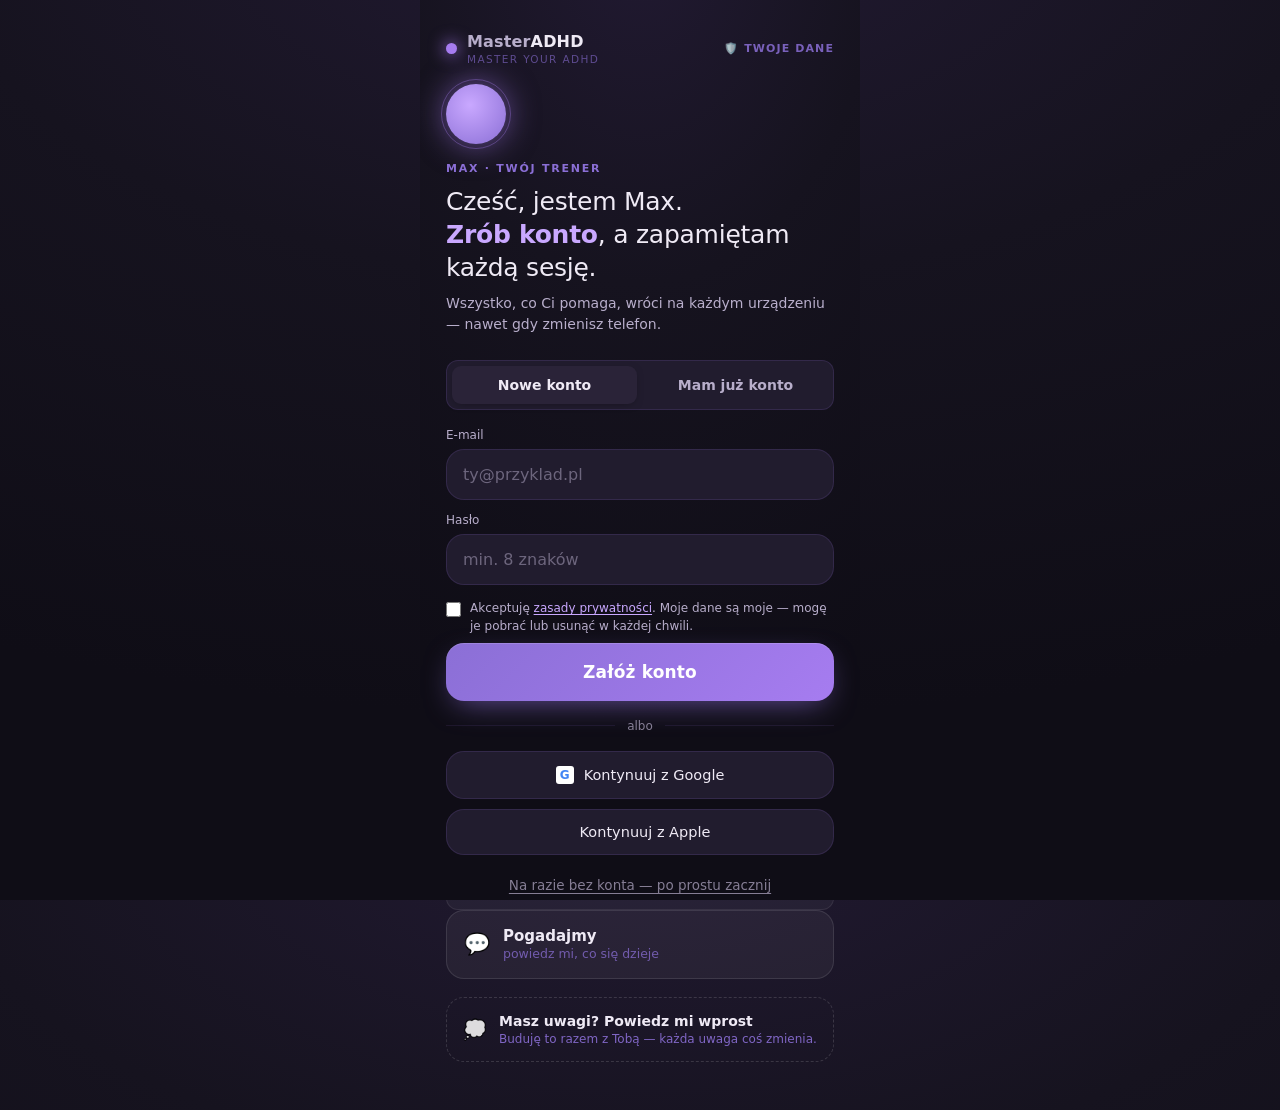
<file: index.html>
<!DOCTYPE html>
<html lang="pl">
<head>
<meta charset="UTF-8">
<meta name="viewport" content="width=device-width, initial-scale=1.0, viewport-fit=cover">
<meta name="theme-color" content="#16131f">
<title>MasterADHD · Max</title>
<link rel="manifest" href="manifest.webmanifest">
<link rel="icon" href="icons/icon.svg" type="image/svg+xml">
<link rel="apple-touch-icon" href="icons/icon-192.png">
<meta name="apple-mobile-web-app-capable" content="yes">
<meta name="apple-mobile-web-app-status-bar-style" content="black-translucent">
<meta name="apple-mobile-web-app-title" content="MasterADHD">
<link rel="stylesheet" href="css/styles.css">
</head>
<body>

<!-- ==================== EKRAN LOGOWANIA (Guardian ID) ==================== -->
<div class="auth" id="auth">
  <div class="auth-top">
    <span class="brand-dot"></span>
    <span class="brand-txt">
      <span class="brand-name">Master<b>ADHD</b></span>
      <span class="brand-tag">Master your ADHD</span>
    </span>
    <span class="auth-shield" onclick="showTrust()">🛡️ Twoje dane</span>
  </div>
  <div class="auth-wrap">
    <div class="max-av"></div>
    <div class="auth-maxname">Max · Twój trener</div>
    <h1 id="aHead">Cześć, jestem Max.<br><b>Zrób konto</b>, a zapamiętam każdą sesję.</h1>
    <p class="sub" id="aSub">Wszystko, co Ci pomaga, wróci na każdym urządzeniu — nawet gdy zmienisz telefon.</p>

    <div class="tabs">
      <button class="tab on" id="tabReg" onclick="setMode('register')">Nowe konto</button>
      <button class="tab" id="tabLog" onclick="setMode('login')">Mam już konto</button>
    </div>

    <div class="fg">
      <label class="lbl" for="aEmail">E-mail</label>
      <input class="fld" id="aEmail" type="email" inputmode="email" autocomplete="email" placeholder="ty@przyklad.pl">
      <div class="emsg" id="aEmailErr">Wpisz poprawny adres e-mail.</div>
    </div>
    <div class="fg">
      <label class="lbl" for="aPass">Hasło</label>
      <input class="fld" id="aPass" type="password" autocomplete="new-password" placeholder="min. 8 znaków">
      <div class="emsg" id="aPassErr">Hasło musi mieć co najmniej 8 znaków.</div>
    </div>

    <div class="consent" id="aConsentBox">
      <input type="checkbox" id="aConsent">
      <label for="aConsent">Akceptuję <a href="docs/POLITYKA-PRYWATNOSCI.md" target="_blank" rel="noopener">zasady prywatności</a>. Moje dane są moje — mogę je pobrać lub usunąć w każdej chwili.</label>
    </div>
    <div class="emsg" id="aConsentErr" style="margin:-4px 0 6px">Zaznacz zgodę, żeby założyć konto.</div>

    <button class="btn btn-primary" id="aSubmit" onclick="submitAuth()" style="margin-top:6px">Załóż konto</button>

    <div class="divider">albo</div>
    <div class="oauth">
      <button class="btn-oauth" onclick="oauth('Google')"><span class="g">G</span>Kontynuuj z Google</button>
      <button class="btn-oauth" onclick="oauth('Apple')"><span style="font-size:16px"></span>Kontynuuj z Apple</button>
    </div>

    <div class="skip">
      <button onclick="skipAuth()">Na razie bez konta — po prostu zacznij</button>
      <span class="hint">Zadziałam offline. Konto dodasz później.</span>
    </div>
  </div>
</div>

<!-- panel zaufania -->
<div class="trust" id="trust" onclick="if(event.target===this)hideTrust()">
  <div class="trust-card">
    <h2>🛡️ Twoje dane należą do Ciebie</h2>
    <div id="trustItems"></div>
    <button class="trust-close" onclick="hideTrust()">Rozumiem</button>
  </div>
</div>

<div id="app">

  <!-- ==================== EKRAN GŁÓWNY ==================== -->
  <div class="home" id="home">
    <div class="brand">
      <span class="brand-dot"></span>
      <span class="brand-txt">
        <span class="brand-name">Master<b>ADHD</b></span>
        <span class="brand-tag">Master your ADHD</span>
      </span>
      <button class="prof-btn" onclick="openProfile(false)" aria-label="Profil">⚙</button>
      <button class="help-top" onclick="openSafety()" aria-label="Pomoc w kryzysie">Pomoc</button>
      <span class="ver">v16</span>
    </div>

    <!-- ============================================================
         MAX JEST GOSPODARZEM, DASHBOARD JEST JEGO NARZĘDZIEM.
         Max wita, mówi co widzi i sam podaje narzędzia — kafelki to nie
         menu aplikacji, tylko rzeczy, po które Max sięga w rozmowie.
         Cała treść tej sekcji pochodzi z renderHost() i zależy od tego,
         ile Max już o użytkowniku wie.
         ============================================================ -->
    <div class="host" id="host">
      <div class="host-orb" id="hostOrb" onclick="openChat()"></div>
      <div class="host-name" id="hostName">Max</div>
      <div class="host-say" id="hostSay">Hej. Jestem Max.</div>
      <div class="host-sub" id="hostSub">Chwila — sprawdzam, co u Ciebie.</div>
    </div>

    <button class="panic panic-top" onclick="startCrisis()">
      <span class="lab">Nie mogę zacząć</span>
      <span class="sub">Poprowadzę Cię — krok po kroku.</span>
    </button>

    <div class="home-mid">
      <div class="home-kicker" id="toolsKicker">Czym mogę Cię teraz obsłużyć</div>

      <div class="minors">
        <button class="minor" onclick="openDump()"><span class="ico">🧠</span>Zrzuć myśli</button>
        <button class="minor" onclick="openMood()"><span class="ico">💗</span>Zrzuć emocje</button>
        <button class="minor" onclick="openEnergy()"><span class="ico">⚡</span>Pokaż energię</button>
        <button class="minor" onclick="openAtlas()"><span class="ico">📖</span>Atlas emocji</button>
        <button class="minor" onclick="openSurvey()"><span class="ico">🎯</span>Nazwij dokładniej</button>
        <button class="minor" onclick="openTasks()"><span class="ico">📋</span>Twoje rzeczy</button>
        <button class="minor" onclick="openMap()"><span class="ico">🗺️</span>Twoja mapa</button>
      </div>

      <!-- Motywacja przez kompletność mapy: co odblokuje kolejny wpis. -->
      <div class="prog-box" id="progBox"></div>

      <button class="chat-entry" onclick="openChat()">
        <span class="co">💬</span>
        <span class="ct"><b>Pogadajmy</b><small id="chatHint">o energii, nastroju, o czymkolwiek</small></span>
      </button>
    </div>

    <div class="bottom">
      <!-- Kafelek recenzji: Max sam prosi o ocenę. Pyta o KONKRET
           (ostatnio używane narzędzie), nie o ogólne „jak Ci się podoba". -->
      <button class="review-tile" onclick="openReview()">
        <span class="rv-ico">💭</span>
        <span class="rv-txt">
          <b id="rvHead">Masz uwagi? Powiedz mi wprost</b>
          <small id="rvSub">Buduję to razem z Tobą — każda uwaga coś zmienia.</small>
        </span>
      </button>
    </div>
  </div>

  <!-- ==================== NAKŁADKA TRYBU TERAZ ==================== -->
  <div class="now" id="now">
    <div class="now-top">
      <button class="crisis-x" onclick="exitNow()">✕ wyjdź</button>
      <button class="muteBtn" onclick="toggleVoice()" title="głos Maxa">🔊</button>
    </div>
    <div class="now-stage" id="nowStage"></div>
    <div class="now-actions" id="nowActions"></div>
  </div>

  <!-- ==================== NAKŁADKA KRYZYSU ==================== -->
  <div class="crisis" id="crisis">
    <div class="crisis-top">
      <button class="crisis-x" onclick="exitCrisis()">✕ wyjdź</button>
      <div class="stepdots" id="dots"><i></i><i></i><i></i><i></i></div>
      <button class="muteBtn" id="muteBtn" onclick="toggleVoice()" title="głos Maxa">🔊</button>
    </div>
    <div class="stage" id="stage"></div>
    <div class="actions" id="actions"></div>
  </div>

</div>

<script src="js/01-core.js"></script>
<script src="js/02-safety.js"></script>
<script src="js/03-ai.js"></script>
<script src="js/04-now.js"></script>
<script src="js/05-profile.js"></script>
<script src="js/06-emotions.js"></script>
<script src="js/07-goals.js"></script>
<script src="js/08-auth.js"></script>
<script src="js/09-tasks.js"></script>
<script src="js/10-sensors.js"></script>
<script src="js/11-notify.js"></script>
<script src="js/12-audio.js"></script>
<script src="js/13-sync.js"></script>
<script>
/* Rejestracja Service Workera — offline + instalacja (audyt A-8). Ciche,
   niekrytyczne: brak SW nie psuje aplikacji. */
if ('serviceWorker' in navigator) {
  window.addEventListener('load', () => {
    navigator.serviceWorker.register('sw.js').catch(() => {});
  });
}
/* Share target — tekst udostępniony z innej aplikacji trafia jako zadanie. */
window.addEventListener('load', () => {
  try {
    if (typeof handleShareTarget === 'function' && handleShareTarget() === 'added' &&
        typeof openTasks === 'function') openTasks();
  } catch (e) {}
});
</script>
</body>
</html>
</file>
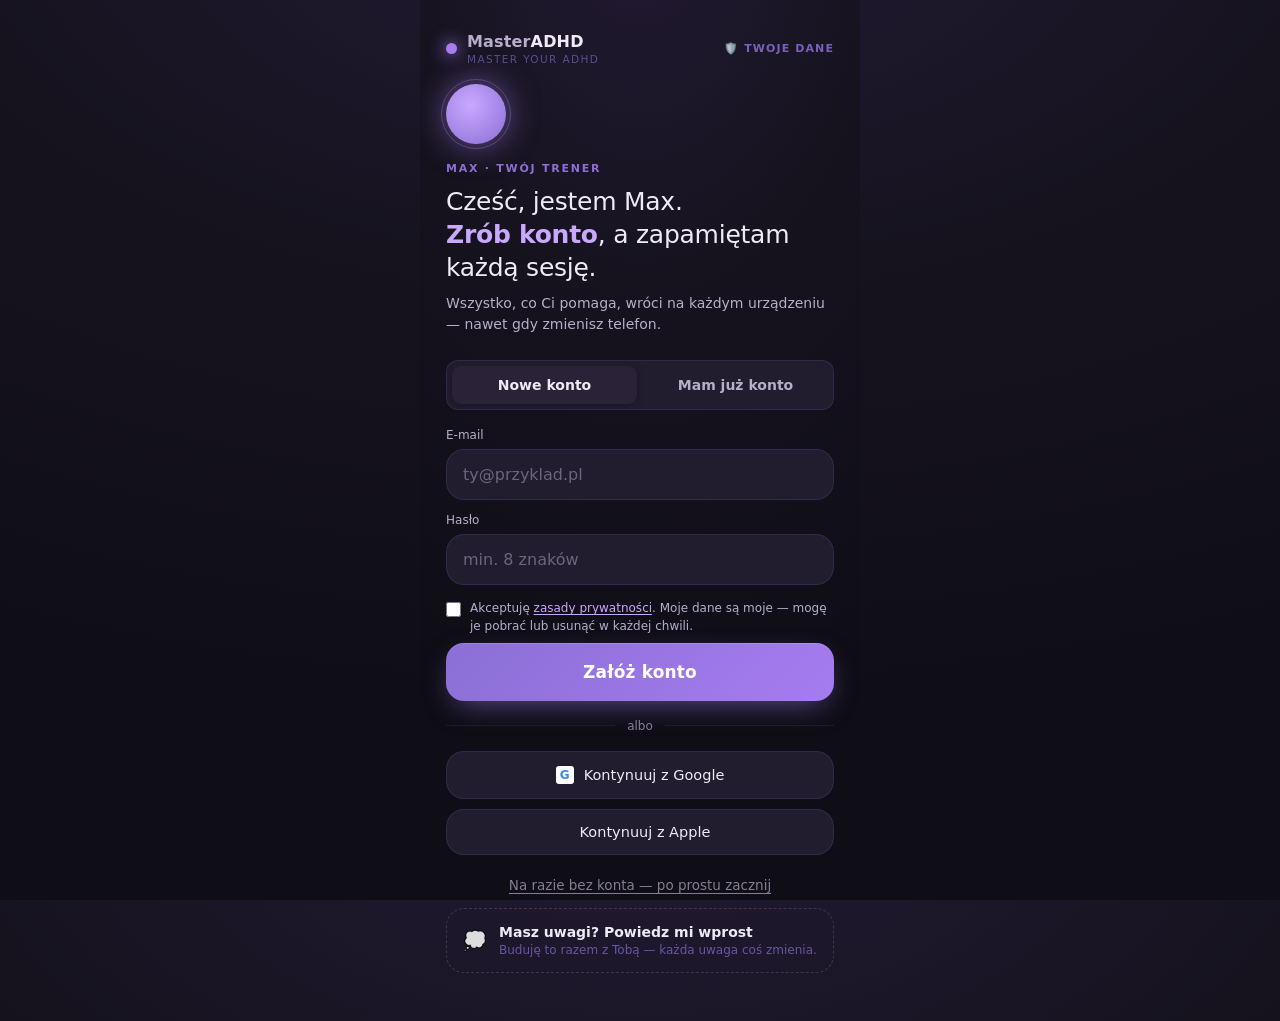
<file: docs/prototype-v16-monolith.html>
<!DOCTYPE html>
<html lang="pl">
<head>
<meta charset="UTF-8">
<meta name="viewport" content="width=device-width, initial-scale=1.0, viewport-fit=cover">
<meta name="theme-color" content="#16131f">
<title>MasterADHD · Max</title>
<style>
  /* ============================================================
     MasterADHD — prototyp v2 : TRYB KRYZYSOWY z MAXEM
     Max = trener-persona. W kryzysie ściszony i konkretny,
     od momentu startu odpala pełny „no dawaj".
     Motyw: Fiolet zen (grafit + lawenda/ametyst).
     Sygnatura: Max JEST oddechem — awatar-światło pulsuje,
     mówi (tekst + głos), prowadzi przez każdy krok.
     ============================================================ */

  :root{
    --void:      #16131f;
    --void-deep: #0f0d16;
    --surface:   #211c2e;
    --surface-2: #2a2338;
    --mist:      #b8aecb;
    --pearl:     #efeaf5;
    --amethyst:  #a67cf0;
    --amethyst-2:#c9a8ff;
    --lavender:  #8b6fd6;
    --spark:     #d9b8ff;
    --ember:     #ffb26b;  /* iskra energii Maxa przy sukcesie */
    --line:      rgba(166,124,240,.14);
    --ok:        #7fd4b8;

    --r:   18px;
    --r-sm:12px;
    --ease: cubic-bezier(.4,.0,.2,1);
  }

  *{margin:0;padding:0;box-sizing:border-box;-webkit-tap-highlight-color:transparent}
  html,body{height:100%}
  body{
    font-family:-apple-system,BlinkMacSystemFont,"Segoe UI",Inter,system-ui,sans-serif;
    background:radial-gradient(120% 90% at 50% -10%, #221a33 0%, var(--void) 46%, var(--void-deep) 100%);
    color:var(--pearl);min-height:100dvh;
    overflow-x:hidden;overflow-y:auto;-webkit-overflow-scrolling:touch;
    -webkit-font-smoothing:antialiased;text-rendering:optimizeLegibility;
  }

  #app{position:relative;width:100%;max-width:440px;margin:0 auto;min-height:100dvh;
    display:flex;flex-direction:column;padding:env(safe-area-inset-top) 0 env(safe-area-inset-bottom)}

  /* ====================== EKRAN GŁÓWNY ====================== */
  /* FIX v7: treść urosła (gospodarz + guzik + kafelki + czat + recenzja)
     i .bottom wypadał poza ekran. Bez overflow ekran się nie przewijał. */
  .home{flex:1;display:flex;flex-direction:column;padding:26px 26px 40px;
    overflow-y:auto;-webkit-overflow-scrolling:touch;min-height:0}
  .brand{display:flex;align-items:center;gap:10px;margin-top:6px}
  .brand-dot{width:11px;height:11px;border-radius:50%;background:var(--amethyst);
    box-shadow:0 0 16px 2px rgba(166,124,240,.7);animation:brandpulse 4s var(--ease) infinite}
  @keyframes brandpulse{0%,100%{opacity:.55;transform:scale(.85)}50%{opacity:1;transform:scale(1.1)}}
  /* Logo zapisujemy jako MasterADHD — uppercase zjadał wielkość liter (MASTERADHD). */
  .brand-name{font-size:16px;font-weight:600;letter-spacing:.01em;color:var(--mist)}
  .brand-tag{font-size:10.5px;letter-spacing:.13em;text-transform:uppercase;
    color:var(--lavender);opacity:.6;margin-top:2px}
  .brand-txt{display:flex;flex-direction:column;line-height:1.2}
  .brand-name b{color:var(--pearl);font-weight:700}
  /* Znacznik wersji — żeby od razu było widać, czy przeglądarka nie podała kopii z cache. */
  .ver{margin-left:auto;font-size:10px;letter-spacing:.1em;color:var(--lavender);opacity:.45}

  /* .max-av nadal używane na ekranie logowania */
  .max-av{width:46px;height:46px;border-radius:50%;flex-shrink:0;position:relative;
    background:radial-gradient(circle at 40% 35%, var(--amethyst-2), var(--lavender));
    box-shadow:0 0 22px 2px rgba(166,124,240,.5)}
  .max-av::after{content:"";position:absolute;inset:-4px;border-radius:50%;
    border:1.5px solid rgba(166,124,240,.35);animation:avpulse 3.5s var(--ease) infinite}
  @keyframes avpulse{0%,100%{transform:scale(.9);opacity:.6}50%{transform:scale(1.08);opacity:1}}

  .home-mid{flex:0 0 auto;display:flex;flex-direction:column;
    justify-content:flex-start;padding:14px 0 0}
  .home-kicker{font-size:13px;letter-spacing:.18em;text-transform:uppercase;color:var(--lavender);font-weight:600;margin-bottom:14px}
  .home-line{font-size:28px;line-height:1.32;font-weight:300;color:var(--pearl);letter-spacing:-.01em}
  .home-line b{font-weight:600;color:var(--amethyst-2)}

  /* Cztery narzędzia — siatka 2×2. W jednym rzędzie byłyby za wąskie
     na etykiety typu „Zrzuć emocje" i łamałyby się na trzy linie. */
  .minors{display:grid;grid-template-columns:1fr 1fr;gap:10px;margin-top:24px}
  .minor{background:var(--surface);border:1px solid var(--line);border-radius:var(--r-sm);
    padding:14px 12px;color:var(--mist);font-size:12.5px;font-weight:500;text-align:left;cursor:pointer;
    transition:.2s var(--ease)}
  .minor:hover,.minor:active{background:var(--surface-2);color:var(--pearl)}
  .minor .ico{display:block;font-size:17px;margin-bottom:7px;opacity:.85}

  .panic{position:relative;width:100%;padding:22px;border:none;border-radius:var(--r);
    background:linear-gradient(135deg, var(--lavender), var(--amethyst));color:#fff;font-size:18px;font-weight:650;
    letter-spacing:.02em;cursor:pointer;overflow:hidden;
    box-shadow:0 12px 40px -12px rgba(139,111,214,.7), inset 0 1px 0 rgba(255,255,255,.18);
    transition:transform .18s var(--ease)}
  .panic:active{transform:translateY(2px) scale(.99)}
  /* Wariant górny: guzik stoi w polu wzroku, gdzie wcześniej była karta energii. */
  .panic-top{display:flex;flex-direction:column;gap:5px;align-items:center;
    margin-top:20px;padding:24px 22px}
  .panic-top .lab{font-size:19px;font-weight:650}
  .panic-top .sub{font-size:13.5px;font-weight:400;opacity:.86;letter-spacing:.01em}
  /* Wejście do czatu — spokojne, nie konkuruje z głównym guzikiem. */
  .chat-entry{width:100%;display:flex;align-items:center;gap:13px;
    background:rgba(255,255,255,.05);border:1px solid rgba(255,255,255,.1);
    border-radius:var(--r);padding:15px 17px;cursor:pointer;text-align:left;
    color:var(--mist);font-family:inherit;transition:background .22s,border-color .22s}
  .chat-entry:active{background:rgba(255,255,255,.09)}
  .chat-entry .co{font-size:21px;line-height:1}
  .chat-entry .ct{display:flex;flex-direction:column;line-height:1.35}
  .chat-entry .ct b{font-size:15px;color:var(--pearl);font-weight:600}
  .chat-entry .ct small{font-size:12.5px;color:var(--lavender);opacity:.75}
  /* ===== MAX GOSPODARZ — pierwsze, co widać po wejściu ===== */
  .host{display:flex;flex-direction:column;align-items:center;text-align:center;
    margin-top:18px;margin-bottom:4px}
  .host-orb{width:74px;height:74px;border-radius:50%;cursor:pointer;position:relative;
    background:radial-gradient(circle at 34% 30%, #cbb4ff, var(--amethyst) 62%);
    box-shadow:0 0 34px -4px rgba(166,124,240,.62);
    animation:hostBreath 4.6s var(--ease) infinite;transition:transform .2s}
  .host-orb:active{transform:scale(.94)}
  .host-orb::after{content:"";position:absolute;inset:-7px;border-radius:50%;
    border:1px solid rgba(166,124,240,.32)}
  @keyframes hostBreath{0%,100%{transform:scale(1)}50%{transform:scale(1.055)}}
  .host-name{margin-top:13px;font-size:10.5px;letter-spacing:.17em;text-transform:uppercase;
    color:var(--lavender);font-weight:700}
  .host-say{margin-top:9px;font-size:23px;font-weight:300;color:var(--pearl);
    line-height:1.3;letter-spacing:-.01em}
  .host-sub{margin-top:9px;font-size:14.5px;font-weight:300;color:var(--mist);
    line-height:1.5;max-width:19em;opacity:.9}
  /* ===== KAFELEK RECENZJI — Max prosi o ocenę ===== */

  /* ===== WARSTWA ZADAŃ (v16) ===== */
  .tk-add{display:flex;gap:8px;margin-bottom:16px}
  .tk-in{flex:1;background:var(--surface);border:1px solid var(--line);
    border-radius:var(--r-sm);padding:12px 14px;color:var(--pearl);
    font:inherit;font-size:15px;outline:none}
  .tk-in:focus{border-color:var(--amethyst)}
  .tk-in::placeholder{color:var(--mist);opacity:.5}
  .tk-go{background:var(--amethyst);border:none;border-radius:var(--r-sm);
    color:#150f20;font:inherit;font-weight:600;font-size:14px;padding:0 16px;cursor:pointer}
  .tk-go:active{transform:scale(.97)}

  .tk-row{display:flex;gap:8px;margin-bottom:8px;align-items:stretch}
  .tk-main{flex:1;text-align:left;background:var(--surface);border:1px solid var(--line);
    border-radius:var(--r-sm);padding:12px 14px;cursor:pointer;
    display:flex;flex-direction:column;gap:3px}
  .tk-main:active{background:var(--surface-2)}
  .tk-t{font-size:15px;color:var(--pearl);line-height:1.35}
  .tk-meta{font-size:12px;color:var(--lavender);opacity:.8}
  .tk-x{width:46px;background:var(--surface);border:1px solid var(--line);
    border-radius:var(--r-sm);color:var(--ok);font-size:17px;cursor:pointer}
  .tk-x:active{background:rgba(127,212,184,.12)}

  .tk-empty{background:var(--surface);border:1px dashed var(--line);
    border-radius:var(--r-sm);padding:18px;color:var(--mist);font-size:14px;line-height:1.55}
  .tk-empty b{display:block;color:var(--pearl);margin-bottom:6px;font-size:15px}

  .tk-sec{font-size:12px;color:var(--lavender);letter-spacing:.06em;
    text-transform:uppercase;margin:20px 0 8px;opacity:.8}
  .tk-prom{display:flex;justify-content:space-between;align-items:center;gap:10px;
    width:100%;text-align:left;background:transparent;border:1px dashed var(--line);
    border-radius:var(--r-sm);padding:10px 12px;margin-bottom:6px;cursor:pointer;
    color:var(--mist);font:inherit;font-size:13px}
  .tk-prom i{font-style:normal;color:var(--amethyst-2);font-size:12px;white-space:nowrap}
  .tk-prom:active{border-color:var(--amethyst)}

  .tk-pick{margin-bottom:18px}
  .tk-lab{display:block;font-size:12px;color:var(--lavender);margin-bottom:8px}
  .tk-opts{display:flex;flex-wrap:wrap;gap:6px}
  .tk-opt{background:var(--surface);border:1px solid var(--line);border-radius:999px;
    padding:7px 14px;color:var(--mist);font:inherit;font-size:13px;cursor:pointer}
  .tk-opt.on{background:var(--amethyst);border-color:var(--amethyst);color:#150f20;font-weight:600}

  /* alternatywy przy „zrób to jedno" */
  .nw-alts{margin-top:18px;padding-top:14px;border-top:1px solid var(--line)}
  .nw-alts-lab{display:block;font-size:12px;color:var(--lavender);
    letter-spacing:.06em;text-transform:uppercase;margin-bottom:8px;opacity:.75}
  .nw-alt{display:flex;justify-content:space-between;align-items:center;gap:10px;
    width:100%;text-align:left;background:transparent;border:1px solid var(--line);
    border-radius:var(--r-sm);padding:10px 12px;margin-bottom:6px;cursor:pointer;
    color:var(--mist);font:inherit;font-size:14px}
  .nw-alt i{font-style:normal;font-size:12px;color:var(--lavender);white-space:nowrap}
  .nw-alt:active{border-color:var(--amethyst)}
  .nw-win{float:right;font-size:11px;color:var(--lavender);opacity:.8;font-weight:400}

  /* jedno zdanie z czujnika — zawsze pytanie, nigdy werdykt */
  .ck-body{background:rgba(166,124,240,.08);border:1px solid var(--line);
    border-radius:var(--r-sm);padding:10px 12px;margin-bottom:16px;
    font-size:13px;color:var(--mist)}

  /* zgody */
  .cn-row{display:flex;gap:12px;align-items:flex-start;justify-content:space-between;
    background:var(--surface);border:1px solid var(--line);border-radius:var(--r-sm);
    padding:14px;margin-bottom:8px}
  .cn-txt b{display:block;font-size:15px;color:var(--pearl);margin-bottom:3px}
  .cn-txt small{display:block;font-size:13px;color:var(--mist);line-height:1.45}
  .cn-warn{display:block;font-style:normal;font-size:12px;color:var(--lavender);margin-top:6px}
  .cn-sw{flex:0 0 46px;width:46px;height:27px;border-radius:999px;cursor:pointer;
    background:var(--surface-2);border:1px solid var(--line);position:relative;padding:0}
  .cn-sw i{position:absolute;top:3px;left:3px;width:19px;height:19px;border-radius:50%;
    background:var(--mist);transition:.2s var(--ease)}
  .cn-sw.on{background:var(--amethyst);border-color:var(--amethyst)}
  .cn-sw.on i{left:22px;background:#150f20}
  .cn-note{font-size:12px;color:var(--mist);opacity:.7;margin-top:14px;line-height:1.5}

  .review-tile{width:100%;display:flex;align-items:center;gap:12px;
    background:transparent;border:1px dashed rgba(255,255,255,.14);
    border-radius:var(--r);padding:14px 16px;cursor:pointer;text-align:left;
    color:var(--mist);font-family:inherit;transition:border-color .22s,background .22s}
  .review-tile:active{background:rgba(255,255,255,.05);border-color:var(--lavender)}
  .review-tile .rv-ico{font-size:19px;line-height:1;opacity:.85}
  .review-tile .rv-txt{display:flex;flex-direction:column;line-height:1.35}
  .review-tile .rv-txt b{font-size:14px;color:var(--pearl);font-weight:600}
  .review-tile .rv-txt small{font-size:12px;color:var(--lavender);opacity:.7}
  .rv-scale{display:flex;gap:9px;margin-bottom:14px}
  .rv-dot{width:44px;height:44px;border-radius:50%;font-size:20px;cursor:pointer;
    background:rgba(255,255,255,.05);border:1px solid rgba(255,255,255,.1);
    filter:grayscale(1);opacity:.5;transition:.2s}
  .rv-dot.on{filter:none;opacity:1;background:rgba(166,124,240,.16);border-color:var(--lavender)}
  .rv-dot:active{transform:scale(.9)}
  /* ===== SUWAKI NASTROJU (model kołowy Russella) =====
     Duży uchwyt (28px) — używa ich ktoś, kto może mieć drżące ręce
     albo działa w pośpiechu. WCAG zaleca min. 44px na cel dotykowy,
     tor suwaka daje tę wysokość razem z paddingiem. */
  .sl-block{width:100%;max-width:21em;margin-bottom:24px}
  .sl-lab{display:flex;justify-content:space-between;font-size:11px;
    color:var(--lavender);opacity:.65;margin-bottom:9px;gap:12px}
  .sl-lab span{max-width:8em;line-height:1.3}
  .sl-lab span:last-child{text-align:right}
  .sl{width:100%;height:22px;-webkit-appearance:none;appearance:none;
    background:transparent;cursor:pointer;margin:0}
  .sl::-webkit-slider-runnable-track{height:7px;border-radius:99px;
    background:linear-gradient(90deg,rgba(255,255,255,.09),rgba(166,124,240,.5))}
  .sl::-moz-range-track{height:7px;border-radius:99px;
    background:linear-gradient(90deg,rgba(255,255,255,.09),rgba(166,124,240,.5))}
  .sl::-webkit-slider-thumb{-webkit-appearance:none;width:28px;height:28px;
    border-radius:50%;margin-top:-10.5px;cursor:grab;
    background:radial-gradient(circle at 36% 32%,#d8c6ff,var(--amethyst) 70%);
    box-shadow:0 2px 12px rgba(139,111,214,.75),0 0 0 1px rgba(255,255,255,.18)}
  .sl::-moz-range-thumb{width:28px;height:28px;border:none;border-radius:50%;
    background:radial-gradient(circle at 36% 32%,#d8c6ff,var(--amethyst) 70%);
    box-shadow:0 2px 12px rgba(139,111,214,.75)}
  .sl-name{margin-top:8px;font-size:13px;color:var(--mist);opacity:.8}
  .mood-guess{min-height:1.4em;font-size:13px;font-style:italic;
    color:var(--lavender);opacity:.75;margin-top:-6px}
  .mood-tags{display:flex;flex-wrap:wrap;gap:9px;justify-content:center;max-width:21em}
  .mood-tag{padding:11px 17px;border-radius:999px;font-size:14px;cursor:pointer;
    background:rgba(255,255,255,.06);border:1px solid rgba(255,255,255,.12);
    color:var(--mist);font-family:inherit;transition:.2s}
  .mood-tag:active{background:rgba(166,124,240,.2);border-color:var(--lavender);color:var(--pearl)}

  /* ===== ATLAS EMOCJI + różnicowanie (nakładka NOW) ===== */
  .atl-fam{font-size:14px;font-weight:600;color:var(--lavender);opacity:.85;margin:18px 0 9px;text-align:left;width:100%;max-width:22em}
  .atl-grid{display:grid;grid-template-columns:1fr 1fr;gap:8px;width:100%;max-width:22em}
  .atl-chip{padding:12px 13px;border-radius:13px;font-size:14px;cursor:pointer;text-align:left;
    background:rgba(255,255,255,.05);border:1px solid rgba(255,255,255,.1);color:var(--mist);font-family:inherit;transition:.2s}
  .atl-chip:active{background:rgba(166,124,240,.18);border-color:var(--lavender)}
  .atl-card-h{font-size:26px;font-weight:600;color:var(--pearl);margin:2px 0 6px}
  .atl-opis{font-size:15px;color:var(--mist);line-height:1.5;margin-bottom:16px;max-width:22em}
  .atl-row{display:flex;gap:12px;padding:10px 0;border-top:1px solid rgba(255,255,255,.1);width:100%;max-width:22em;text-align:left}
  .atl-row .ak{font-size:12px;font-weight:600;letter-spacing:.04em;text-transform:uppercase;color:var(--mist);opacity:.55;width:104px;flex:none}
  .atl-row .av{flex:1;font-size:14.5px;color:var(--mist)}
  .atl-crux{background:rgba(166,124,240,.1);border-radius:13px;padding:13px 15px;margin-top:14px;width:100%;max-width:22em;text-align:left}
  .atl-crux .acl{font-size:11px;font-weight:700;letter-spacing:.08em;text-transform:uppercase;color:var(--lavender);margin-bottom:5px}
  .atl-crux .acq{font-size:16px;color:var(--pearl);line-height:1.35}
  .atl-near{display:flex;flex-wrap:wrap;gap:7px;margin-top:14px;width:100%;max-width:22em;text-align:left}
  .atl-near span{width:100%;font-size:12px;color:var(--mist);opacity:.6;margin-bottom:2px}
  .atl-near button{font-size:13px;font-weight:600;color:var(--lavender);background:rgba(166,124,240,.12);
    border:none;border-radius:999px;padding:6px 12px;cursor:pointer;font-family:inherit}
  .surv-opts{display:flex;flex-direction:column;gap:9px;width:100%;max-width:22em}
  .surv-o{display:block;text-align:left;padding:14px 16px;border-radius:14px;cursor:pointer;font-size:16px;font-family:inherit;
    background:rgba(255,255,255,.05);border:1px solid rgba(255,255,255,.1);color:var(--pearl);transition:.2s}
  .surv-o:active{background:rgba(166,124,240,.18);border-color:var(--lavender)}
  .surv-o small{display:block;font-size:13px;color:var(--mist);opacity:.65;margin-top:2px;font-weight:400}
  /* ===== PROFIL ===== */
  .prof-btn{margin-left:auto;background:transparent;border:none;color:var(--lavender);
    font-size:17px;opacity:.5;cursor:pointer;padding:8px;transition:opacity .2s}
  .prof-btn:active{opacity:1}
  .pf-sec{width:100%;max-width:21em;font-size:10.5px;letter-spacing:.12em;
    text-transform:uppercase;color:var(--lavender);opacity:.7;margin:20px 0 10px;text-align:left}
  .pf-opts{display:flex;flex-wrap:wrap;gap:8px;max-width:21em;justify-content:flex-start}
  .pf-opt{padding:11px 15px;border-radius:12px;font-size:13.5px;cursor:pointer;
    background:rgba(255,255,255,.05);border:1px solid rgba(255,255,255,.11);
    color:var(--mist);font-family:inherit;transition:.2s}
  .pf-opt.on{background:rgba(166,124,240,.2);border-color:var(--lavender);color:var(--pearl)}
  .pf-own{width:100%;max-width:21em;margin-top:10px}
  .pf-hint{font-size:11.5px;color:var(--lavender);opacity:.6;margin-top:7px;text-align:left}
  /* ===== PASEK KOMPLETNOŚCI MAPY =====
     Motywacja przez ciekawość („co odblokuję"), nie przez lęk przed utratą. */
  .prog-box{margin-top:20px;background:rgba(255,255,255,.04);
    border:1px solid rgba(255,255,255,.08);border-radius:var(--r-sm);padding:14px 16px}
  .pg-line{font-size:13px;color:var(--mist);opacity:.85}
  .pg-line b{color:var(--pearl);font-weight:650}
  .pg-bar{height:6px;border-radius:99px;background:rgba(255,255,255,.08);
    overflow:hidden;margin:10px 0 9px}
  .pg-bar i{display:block;height:100%;border-radius:99px;
    background:linear-gradient(90deg,var(--lavender),var(--amethyst));
    transition:width .7s cubic-bezier(.2,.8,.3,1)}
  .pg-sub{font-size:12.5px;color:var(--lavender);opacity:.8;line-height:1.45}
  .pg-sub b{color:var(--pearl);font-weight:650}
  /* ===== PLANY JEŚLI-TO (implementation intentions) ===== */
  .rule-card{width:100%;max-width:20em;background:rgba(166,124,240,.09);
    border:1px solid rgba(166,124,240,.28);border-radius:var(--r-sm);
    padding:16px 18px;text-align:left}
  .rule-if{font-size:14px;color:var(--mist);line-height:1.5;margin-bottom:8px}
  .rule-then{font-size:14px;color:var(--mist);line-height:1.5;
    padding-top:8px;border-top:1px solid rgba(255,255,255,.09)}
  .rule-if b,.rule-then b{color:var(--pearl);font-weight:600}
  /* Notatka o rozjeździe energia/napięcie w check-inie. */
  .ck-note{margin-top:14px;font-size:13.5px;color:var(--lavender);
    background:rgba(255,255,255,.05);border-left:2px solid var(--lavender);
    border-radius:0 10px 10px 0;padding:11px 14px;max-width:20em;
    line-height:1.5;text-align:left}
  .panic::after{content:"";position:absolute;inset:0;
    background:radial-gradient(60% 120% at 20% 0%, rgba(255,255,255,.22), transparent 60%);opacity:.7}
  .panic small{display:block;font-size:12.5px;font-weight:500;opacity:.85;margin-top:5px;letter-spacing:.03em}

  /* ====================== NAKŁADKA KRYZYSU ====================== */
  .crisis{position:fixed;inset:0;z-index:20;display:none;flex-direction:column;
    height:100dvh;overflow-y:auto;
    background:radial-gradient(90% 70% at 50% 28%, #201730 0%, var(--void) 55%, var(--void-deep) 100%);
    padding:calc(env(safe-area-inset-top) + 16px) 26px calc(env(safe-area-inset-bottom) + 24px);
    opacity:0;transition:opacity .5s var(--ease)}
  .crisis.show{display:flex}
  .crisis.vis{opacity:1}

  /* przycisk Pomoc (zawsze widoczny) + ekran wsparcia */
  .help-top{background:none;border:1px solid rgba(224,120,140,.4);color:#E8879B;font-size:12px;font-weight:600;
    cursor:pointer;padding:5px 11px;border-radius:999px;margin-left:8px;transition:.2s}
  .help-top:hover{background:rgba(224,120,140,.12)}
  .safety-wrap{width:100%;max-width:440px;text-align:left}
  .safety-h{font-family:var(--serif,Georgia,serif);font-size:24px;font-weight:600;line-height:1.2;margin:4px 0 8px;color:var(--mist,#E8E2F0)}
  .safety-sub{color:var(--mist,#B9B2C8);opacity:.85;font-size:15px;line-height:1.5;margin-bottom:20px}
  .safety-num{display:flex;align-items:center;gap:12px;text-decoration:none;
    background:rgba(255,255,255,.05);border:1px solid var(--line,rgba(255,255,255,.12));border-radius:16px;
    padding:14px 16px;margin-bottom:9px;color:var(--mist,#E8E2F0)}
  .safety-num .sn-big{font-weight:700;font-size:19px;min-width:104px}
  .safety-num .sn-meta{flex:1;font-size:13px;opacity:.7}
  .safety-num .sn-go{font-size:18px;opacity:.6}
  .safety-num.emerg .sn-big{color:#E8879B}
  .safety-fine{font-size:13px;opacity:.65;line-height:1.5;margin-top:10px;color:var(--mist,#B9B2C8)}

  .crisis-top{display:flex;justify-content:space-between;align-items:center;min-height:26px}
  .crisis-x{background:none;border:none;color:var(--mist);opacity:.5;font-size:15px;cursor:pointer;padding:6px 4px;transition:.2s}
  .crisis-x:hover{opacity:.9}
  .muteBtn{background:none;border:none;color:var(--mist);opacity:.5;font-size:16px;cursor:pointer;padding:6px 8px;transition:.2s}
  .muteBtn:hover{opacity:.9}
  .stepdots{display:flex;gap:7px}
  .stepdots i{width:6px;height:6px;border-radius:50%;background:var(--line);transition:.3s var(--ease)}
  .stepdots i.on{background:var(--amethyst);box-shadow:0 0 10px rgba(166,124,240,.8);transform:scale(1.15)}
  .stepdots i.done{background:var(--lavender)}

  .stage{flex:1;display:flex;flex-direction:column;justify-content:center;align-items:center;text-align:center;position:relative}

  .scene{position:absolute;inset:0;display:flex;flex-direction:column;justify-content:center;align-items:center;
    padding:0 4px;opacity:0;transform:translateY(14px);pointer-events:none;
    transition:opacity .45s var(--ease), transform .45s var(--ease)}
  .scene.active{opacity:1;transform:none;pointer-events:auto}

  /* ===== MAX jako awatar-oddech (rdzeń sceny) ===== */
  .max-orb{width:150px;height:150px;border-radius:50%;display:flex;align-items:center;justify-content:center;
    margin-bottom:26px;position:relative;
    background:radial-gradient(circle, rgba(166,124,240,.16), transparent 70%)}
  .max-orb-core{width:82px;height:82px;border-radius:50%;
    background:radial-gradient(circle at 40% 35%, var(--amethyst-2), var(--lavender));
    box-shadow:0 0 55px 6px rgba(166,124,240,.5);
    animation:breathe 4.2s ease-in-out infinite;display:flex;align-items:center;justify-content:center}
  .max-orb::before,.max-orb::after{content:"";position:absolute;inset:0;border-radius:50%;
    border:1px solid rgba(166,124,240,.3);animation:breathe 4.2s ease-in-out infinite}
  .max-orb::after{animation-delay:-2.1s;border-color:rgba(201,168,255,.18)}
  @keyframes breathe{0%,100%{transform:scale(.78);opacity:.75}50%{transform:scale(1.12);opacity:1}}
  /* stan „mówienia" — szybszy, żywszy puls */
  .max-orb-core.talking{animation:talk .5s ease-in-out infinite}
  @keyframes talk{0%,100%{transform:scale(1)}50%{transform:scale(1.07)}}
  /* tryb energii (sukces) — Max świeci bursztynem */
  .max-orb.fired .max-orb-core{background:radial-gradient(circle at 40% 35%, #fff, var(--ember) 45%, var(--amethyst) 90%);
    box-shadow:0 0 70px 10px rgba(255,178,107,.5)}

  .maxName{font-size:11px;letter-spacing:.2em;text-transform:uppercase;color:var(--lavender);font-weight:700;margin-bottom:14px}
  .maxName.fired{color:var(--ember)}

  /* dymek kwestii Maxa */
  .max-line{font-size:22px;font-weight:300;color:var(--mist);line-height:1.5;max-width:15em}
  /* WARSTWA 2 — plakietka nagrody za start. Cicha, nie krzykliwa:
     ma potwierdzać ruch, nie robić z niego wyniku sportowego. */
  .start-badge{margin-top:18px;font-size:12px;letter-spacing:.08em;color:var(--lavender);
    opacity:0;background:rgba(255,255,255,.05);border:1px solid rgba(255,255,255,.08);
    border-radius:999px;padding:7px 15px;display:inline-block;
    animation:badgeIn .55s cubic-bezier(.2,.8,.3,1) .45s forwards}
  @keyframes badgeIn{from{opacity:0;transform:translateY(8px) scale(.96)}
    to{opacity:1;transform:none}}
  /* WARSTWA 3 — mapa. Spokojna lista obserwacji, zero rankingów i ocen. */
  .map-item{background:rgba(255,255,255,.05);border:1px solid rgba(255,255,255,.08);
    border-left:2px solid var(--lavender);border-radius:12px;padding:13px 15px;
    margin-bottom:9px;font-size:15px;font-weight:300;color:var(--mist);
    line-height:1.5;text-align:left;max-width:22em}
  .map-note{margin-top:14px;font-size:12px;color:var(--lavender);opacity:.75;
    max-width:20em;line-height:1.5;font-style:italic}
  .map-bar{margin-top:18px;width:200px;height:5px;border-radius:99px;
    background:rgba(255,255,255,.08);overflow:hidden}
  .map-fill{height:100%;border-radius:99px;background:var(--lavender);
    transition:width .6s cubic-bezier(.2,.8,.3,1)}
  .map-link{margin-top:14px;text-align:center;font-size:13px;color:var(--lavender);
    opacity:.7;cursor:pointer;padding:10px;letter-spacing:.03em;
    transition:opacity .25s}
  .map-link:hover{opacity:1}
  /* Pole kontekstu dla AI — duże, bo wpisuje je ktoś w stanie utknięcia. */
  .task-input{width:100%;max-width:20em;background:rgba(255,255,255,.06);
    border:1px solid rgba(255,255,255,.14);border-radius:14px;
    padding:15px 16px;font-size:16px;font-family:inherit;color:var(--pearl);
    outline:none;transition:border-color .25s,background .25s}
  .task-input::placeholder{color:rgba(255,255,255,.32)}
  .task-input:focus{border-color:var(--lavender);background:rgba(255,255,255,.09)}
  /* Znacznik: użytkownik ma wiedzieć, kiedy krok jest dopasowany, a kiedy ogólny. */
  .ai-tag{margin-top:12px;font-size:10.5px;letter-spacing:.09em;text-transform:uppercase;
    color:var(--lavender);opacity:.6}
  /* Dziennik — pole duże i wygodne, bo pisze do niego ktoś z natłokiem myśli. */
  .dump-input{width:100%;max-width:22em;background:rgba(255,255,255,.06);
    border:1px solid rgba(255,255,255,.14);border-radius:14px;
    padding:14px 15px;font-size:15.5px;font-family:inherit;color:var(--pearl);
    line-height:1.55;outline:none;resize:none;
    transition:border-color .25s,background .25s}
  .dump-input::placeholder{color:rgba(255,255,255,.28)}
  .dump-input:focus{border-color:var(--lavender);background:rgba(255,255,255,.09)}
  .dump-mirror{font-size:19px;font-weight:300;color:var(--pearl);line-height:1.5;
    max-width:19em;margin-bottom:12px}
  .dump-emo{display:inline-block;font-size:11px;letter-spacing:.12em;text-transform:uppercase;
    color:var(--lavender);background:rgba(255,255,255,.06);
    border:1px solid rgba(255,255,255,.1);border-radius:999px;
    padding:6px 14px;margin-bottom:16px}
  .dump-sec{font-size:10.5px;letter-spacing:.12em;text-transform:uppercase;
    color:var(--lavender);opacity:.7;margin:6px 0 9px}
  .dump-task{background:rgba(255,255,255,.05);border:1px solid rgba(255,255,255,.08);
    border-left:2px solid var(--lavender);border-radius:11px;padding:11px 14px;
    margin-bottom:7px;font-size:14.5px;color:var(--mist);text-align:left;max-width:20em}
  .dump-q{margin-top:16px;font-size:15px;font-weight:300;font-style:italic;
    color:var(--lavender);max-width:19em;line-height:1.5;opacity:.9}
  /* Przebieg energii — słupki z realnych pomiarów, bez interpolacji. */
  .en-row{display:flex;align-items:center;gap:11px;width:100%;max-width:20em;margin-bottom:11px}
  .en-lab{font-size:13px;color:var(--mist);width:5.2em;text-align:left;flex-shrink:0}
  .en-bar{flex:1;height:8px;border-radius:99px;background:rgba(255,255,255,.07);overflow:hidden}
  .en-bar i{display:block;height:100%;border-radius:99px;
    background:linear-gradient(90deg,var(--lavender),var(--amethyst));
    transition:width .6s cubic-bezier(.2,.8,.3,1)}
  .en-n{font-size:11px;color:var(--lavender);opacity:.5;width:2.2em;text-align:right;flex-shrink:0}
  .en-empty{flex:1;font-size:12px;color:var(--lavender);opacity:.35;text-align:left}
  .max-line b{color:var(--pearl);font-weight:500}

  .kicker{font-size:12px;letter-spacing:.2em;text-transform:uppercase;color:var(--lavender);font-weight:600;margin-bottom:16px}
  .step-word{font-size:38px;line-height:1.15;font-weight:600;color:var(--pearl);letter-spacing:-.02em;max-width:11em;margin-bottom:12px}
  .step-hint{font-size:15px;color:var(--mist);font-weight:400;max-width:20em;line-height:1.5}

  .lightbar-wrap{width:200px;height:5px;border-radius:99px;background:rgba(166,124,240,.14);overflow:hidden;margin-top:26px}
  .lightbar{height:100%;width:100%;border-radius:99px;background:linear-gradient(90deg,var(--lavender),var(--amethyst-2));
    box-shadow:0 0 12px rgba(166,124,240,.7);transform-origin:left}

  .field{width:100%;max-width:340px;background:var(--surface);border:1px solid var(--line);border-radius:var(--r);
    padding:16px 18px;color:var(--pearl);font-size:16px;font-family:inherit;outline:none;transition:.2s var(--ease);resize:none;line-height:1.4}
  .field::placeholder{color:var(--mist);opacity:.55}
  .field:focus{border-color:var(--amethyst);box-shadow:0 0 0 3px rgba(166,124,240,.15)}

  /* iskra startu — Max odpala energię */
  .spark-core{width:120px;height:120px;border-radius:50%;margin-bottom:26px;position:relative;
    background:radial-gradient(circle at 42% 38%, #fff, var(--ember) 30%, var(--amethyst) 74%);
    box-shadow:0 0 80px 16px rgba(255,178,107,.5);animation:sparkpop .8s var(--ease) both}
  @keyframes sparkpop{0%{transform:scale(0);opacity:0}55%{transform:scale(1.18)}100%{transform:scale(1);opacity:1}}
  .spark-ray{position:absolute;inset:-40px;border-radius:50%;
    background:conic-gradient(from 0deg, transparent, rgba(255,178,107,.5), transparent 40%);
    animation:spin 5s linear infinite;opacity:.6;mix-blend-mode:screen}
  @keyframes spin{to{transform:rotate(360deg)}}

  .actions{width:100%;display:flex;flex-direction:column;gap:11px;position:relative;z-index:2}
  .btn{width:100%;padding:19px;border:none;border-radius:var(--r);font-size:17px;font-weight:600;font-family:inherit;
    cursor:pointer;letter-spacing:.01em;transition:transform .16s var(--ease), background .2s}
  .btn:active{transform:translateY(2px) scale(.99)}
  .btn-primary{background:linear-gradient(135deg,var(--lavender),var(--amethyst));color:#fff;
    box-shadow:0 10px 30px -10px rgba(139,111,214,.7), inset 0 1px 0 rgba(255,255,255,.15)}
  .btn-fire{background:linear-gradient(135deg,#e8933f,var(--ember));color:#3a1e05;
    box-shadow:0 10px 30px -10px rgba(255,178,107,.6), inset 0 1px 0 rgba(255,255,255,.25)}
  .btn-done{background:linear-gradient(135deg,#4c8f78,#7fd4b8);color:#06231a;
    box-shadow:0 10px 30px -12px rgba(127,212,184,.55)}
  .btn-ghost{background:transparent;color:var(--mist);border:1px solid var(--line);font-weight:500;font-size:15px;padding:16px}
  .btn-ghost:hover{color:var(--pearl);border-color:rgba(166,124,240,.3)}
  .btn-text{background:none;border:none;color:var(--mist);opacity:.6;font-size:14px;font-family:inherit;cursor:pointer;padding:10px;transition:.2s}
  .btn-text:hover{opacity:1;color:var(--amethyst-2)}
  .footnote{text-align:center}

  .bottom{flex:0 0 auto;padding-top:18px;padding-bottom:8px}
  .fade-delay{animation:fadein .6s var(--ease) .35s both}
  @keyframes fadein{from{opacity:0;transform:translateY(8px)}to{opacity:1}}

  @media (prefers-reduced-motion: reduce){
    *{animation-duration:.001s !important;transition-duration:.12s !important}
    .max-orb-core,.brand-dot,.max-av::after{animation:none;opacity:.9}
  }

  /* Niskie ekrany / otwarty pasek: nie centruj na siłę — płyń od góry,
     guzik idzie tuż za treścią i jest zawsze osiągalny scrollem. */
  @media (max-height: 740px){
    #app{min-height:auto}
    .home{min-height:100dvh;padding-bottom:48px}
    .home-mid{padding:8px 0 0}
    .bottom{padding-top:18px}
  }

  /* ================== EKRAN LOGOWANIA (Guardian ID) ================== */
  .auth{position:fixed;inset:0;z-index:40;display:flex;flex-direction:column;
    width:100%;max-width:440px;margin:0 auto;
    background:radial-gradient(120% 90% at 50% -10%, #221a33 0%, var(--void) 46%, var(--void-deep) 100%);
    padding:max(env(safe-area-inset-top), 8px) 26px max(env(safe-area-inset-bottom), 16px);
    overflow-y:auto;-webkit-overflow-scrolling:touch;
    transition:opacity .45s var(--ease), transform .45s var(--ease)}
  .auth.gone{opacity:0;transform:translateY(-12px);pointer-events:none}
  .auth-top{display:flex;align-items:center;gap:10px;padding:24px 0 0;
    flex-shrink:0;position:relative;z-index:2}
  .auth-shield{margin-left:auto;font-size:11px;letter-spacing:.1em;text-transform:uppercase;color:var(--lavender);
    font-weight:600;display:flex;align-items:center;gap:5px;cursor:pointer;opacity:.85;transition:.2s}
  .auth-shield:hover{opacity:1}
  /* FIX: bez margin:auto treść przy przepełnieniu wypływała w górę POD pasek.
     `justify-content:center` na kontenerze ze scrollem obcina górę zawartości —
     `margin:auto` centruje, ale nigdy nie tnie. */
  .auth-wrap{flex:1 0 auto;display:flex;flex-direction:column;
    justify-content:flex-start;padding:18px 0 30px;margin:auto 0}
  .auth .max-av{width:60px;height:60px;border-radius:50%;position:relative;margin-bottom:18px;
    background:radial-gradient(circle at 40% 35%, var(--amethyst-2), var(--lavender));
    box-shadow:0 0 30px 3px rgba(166,124,240,.5)}
  .auth .max-av::after{content:"";position:absolute;inset:-5px;border-radius:50%;
    border:1.5px solid rgba(166,124,240,.35);animation:avpulse 3.5s var(--ease) infinite}
  /* Max mówi na ekranie logowania — jego kwestia, nie systemowy tekst */
  .auth-maxname{font-size:11px;letter-spacing:.16em;text-transform:uppercase;color:var(--lavender);font-weight:700;margin-bottom:10px}
  .auth h1{font-size:25px;font-weight:300;line-height:1.32;letter-spacing:-.01em;margin-bottom:9px}
  .auth h1 b{font-weight:600;color:var(--amethyst-2)}
  .auth .sub{font-size:14px;color:var(--mist);line-height:1.55;margin-bottom:24px}
  .tabs{display:flex;gap:6px;background:var(--surface);border:1px solid var(--line);border-radius:var(--r-sm);padding:5px;margin-bottom:18px}
  .tab{flex:1;padding:11px;border:none;background:transparent;color:var(--mist);font-family:inherit;font-size:14px;font-weight:600;border-radius:9px;cursor:pointer;transition:.2s var(--ease)}
  .tab.on{background:var(--surface-2);color:var(--pearl);box-shadow:0 2px 10px -4px rgba(0,0,0,.5)}
  .fg{margin-bottom:13px}
  .lbl{display:block;font-size:12px;color:var(--mist);margin-bottom:7px;font-weight:500}
  .fld{width:100%;background:var(--surface);border:1px solid var(--line);border-radius:var(--r);padding:15px 16px;color:var(--pearl);font-size:16px;font-family:inherit;outline:none;transition:.2s var(--ease)}
  .fld::placeholder{color:var(--mist);opacity:.5}
  .fld:focus{border-color:var(--amethyst);box-shadow:0 0 0 3px rgba(166,124,240,.15)}
  .fld.bad{border-color:var(--err,#f2a3a3);box-shadow:0 0 0 3px rgba(242,163,163,.12)}
  .emsg{font-size:12.5px;color:var(--err,#f2a3a3);margin-top:6px;display:none}
  .emsg.show{display:block}
  .divider{display:flex;align-items:center;gap:12px;margin:18px 0;color:var(--mist);font-size:12px;opacity:.7}
  .divider::before,.divider::after{content:"";flex:1;height:1px;background:var(--line)}
  .oauth{display:flex;flex-direction:column;gap:10px}
  .btn-oauth{width:100%;padding:14px;border:1px solid var(--line);border-radius:var(--r);background:var(--surface);color:var(--pearl);font-size:14.5px;font-weight:500;font-family:inherit;cursor:pointer;display:flex;align-items:center;justify-content:center;gap:10px;transition:.2s var(--ease)}
  .btn-oauth:hover{background:var(--surface-2)}
  .btn-oauth .g{width:18px;height:18px;border-radius:3px;background:#fff;display:inline-flex;align-items:center;justify-content:center;font-weight:700;font-size:12px;color:#4285F4}
  .consent{display:flex;gap:9px;align-items:flex-start;margin:2px 0;font-size:12px;color:var(--mist);line-height:1.45}
  .consent input{margin-top:2px;accent-color:var(--amethyst);width:15px;height:15px;flex-shrink:0}
  .consent a{color:var(--amethyst-2);text-decoration:underline;text-underline-offset:2px;cursor:pointer}
  .skip{margin-top:20px;text-align:center}
  .skip button{background:none;border:none;color:var(--mist);font-size:13.5px;font-family:inherit;cursor:pointer;opacity:.7;transition:.2s;text-decoration:underline;text-underline-offset:3px}
  .skip button:hover{opacity:1;color:var(--amethyst-2)}
  .skip .hint{display:block;font-size:11.5px;color:var(--mist);opacity:.55;margin-top:6px}
  /* panel zaufania */
  .trust{position:fixed;inset:0;z-index:50;background:rgba(15,13,22,.86);backdrop-filter:blur(6px);display:none;align-items:flex-end;justify-content:center}
  .trust.show{display:flex}
  .trust-card{width:100%;max-width:440px;background:var(--surface);border-top:1px solid var(--line);border-radius:22px 22px 0 0;padding:26px 24px calc(env(safe-area-inset-bottom) + 26px);animation:up .35s var(--ease)}
  @keyframes up{from{transform:translateY(100%)}to{transform:translateY(0)}}
  .trust h2{font-size:19px;font-weight:600;margin-bottom:16px;display:flex;align-items:center;gap:9px}
  .trust-item{display:flex;gap:12px;padding:12px 0;border-bottom:1px solid var(--line);font-size:13.5px;line-height:1.5;color:var(--mist)}
  .trust-item:last-child{border-bottom:none}
  .trust-item b{color:var(--pearl);font-weight:600}
  .trust-item .ic{font-size:18px;flex-shrink:0;margin-top:1px}
  .trust-close{width:100%;margin-top:18px;padding:15px;border:none;border-radius:var(--r);background:var(--surface-2);color:var(--pearl);font-family:inherit;font-size:15px;font-weight:600;cursor:pointer}

  /* ================== KARTA „TERAZ" na ekranie głównym ================== */
  .now-card{margin-top:16px;background:linear-gradient(135deg, rgba(139,111,214,.18), rgba(166,124,240,.08));
    border:1px solid rgba(166,124,240,.28);border-radius:var(--r);padding:18px;position:relative;overflow:hidden;cursor:pointer;
    transition:transform .16s var(--ease), border-color .2s}
  .now-card:active{transform:scale(.99)}
  .now-card::after{content:"";position:absolute;inset:0;background:radial-gradient(70% 100% at 15% 0%, rgba(201,168,255,.14), transparent 60%);pointer-events:none}
  .now-eyebrow{display:flex;align-items:center;gap:8px;font-size:11px;letter-spacing:.16em;text-transform:uppercase;color:var(--amethyst-2);font-weight:700;margin-bottom:10px}
  .now-energy{margin-left:auto;display:flex;align-items:center;gap:5px;font-size:10.5px;letter-spacing:.08em;color:var(--mist);text-transform:none}
  .now-energy .dot{width:8px;height:8px;border-radius:50%}
  .now-task{font-size:19px;font-weight:600;color:var(--pearl);line-height:1.3;margin-bottom:5px}
  .now-why{font-size:13px;color:var(--mist);line-height:1.45}
  .now-go{margin-top:14px;display:inline-flex;align-items:center;gap:7px;font-size:13.5px;font-weight:600;color:var(--amethyst-2)}

  /* ================== NAKŁADKA TRYBU TERAZ ================== */
  .now{position:fixed;inset:0;z-index:20;display:none;flex-direction:column;height:100dvh;overflow-y:auto;
    background:radial-gradient(90% 70% at 50% 26%, #1d1630 0%, var(--void) 55%, var(--void-deep) 100%);
    padding:calc(env(safe-area-inset-top) + 16px) 26px calc(env(safe-area-inset-bottom) + 24px);
    opacity:0;transition:opacity .5s var(--ease)}
  .now.show{display:flex}
  .now.vis{opacity:1}
  .now-top{display:flex;justify-content:space-between;align-items:center;min-height:26px}
  /* FIX: mapa z 3 obserwacjami może przerosnąć ekran — scroll zamiast obcięcia. */
  .now-stage{flex:1;display:flex;flex-direction:column;justify-content:center;align-items:center;
    text-align:center;position:relative;overflow-y:auto;min-height:0;padding:4px 0}
  .now-scene{position:absolute;inset:0;display:flex;flex-direction:column;justify-content:center;align-items:center;padding:0 4px;
    opacity:0;transform:translateY(14px);pointer-events:none;transition:opacity .45s var(--ease), transform .45s var(--ease)}
  .now-scene.active{opacity:1;transform:none;pointer-events:auto}
  .now-orb{width:96px;height:96px;border-radius:50%;position:relative;margin-bottom:22px;
    background:radial-gradient(circle at 40% 35%, var(--amethyst-2), var(--lavender));box-shadow:0 0 45px 5px rgba(166,124,240,.5)}
  .now-orb.talking{animation:talk .5s ease-in-out infinite}
  .energy-pick{display:flex;gap:12px;margin-top:8px}
  .energy-btn{flex:1;min-width:92px;padding:18px 14px;border:1px solid var(--line);border-radius:var(--r);background:var(--surface);
    color:var(--pearl);font-family:inherit;cursor:pointer;transition:.2s var(--ease);display:flex;flex-direction:column;align-items:center;gap:8px}
  .energy-btn:hover{background:var(--surface-2)}
  .energy-btn .big{font-size:26px}
  .energy-btn .lab{font-size:13px;font-weight:600}
  .energy-btn .sub{font-size:11px;color:var(--mist)}
  .now-task-big{font-size:30px;line-height:1.2;font-weight:600;color:var(--pearl);letter-spacing:-.02em;max-width:12em;margin-bottom:12px}
  .now-why-big{font-size:15px;color:var(--mist);line-height:1.5;max-width:20em}
  .now-actions{width:100%;display:flex;flex-direction:column;gap:11px;position:relative;z-index:2}
</style>
</head>
<body>

<!-- ==================== EKRAN LOGOWANIA (Guardian ID) ==================== -->
<div class="auth" id="auth">
  <div class="auth-top">
    <span class="brand-dot"></span>
    <span class="brand-txt">
      <span class="brand-name">Master<b>ADHD</b></span>
      <span class="brand-tag">Master your ADHD</span>
    </span>
    <span class="auth-shield" onclick="showTrust()">🛡️ Twoje dane</span>
  </div>
  <div class="auth-wrap">
    <div class="max-av"></div>
    <div class="auth-maxname">Max · Twój trener</div>
    <h1 id="aHead">Cześć, jestem Max.<br><b>Zrób konto</b>, a zapamiętam każdą sesję.</h1>
    <p class="sub" id="aSub">Wszystko, co Ci pomaga, wróci na każdym urządzeniu — nawet gdy zmienisz telefon.</p>

    <div class="tabs">
      <button class="tab on" id="tabReg" onclick="setMode('register')">Nowe konto</button>
      <button class="tab" id="tabLog" onclick="setMode('login')">Mam już konto</button>
    </div>

    <div class="fg">
      <label class="lbl" for="aEmail">E-mail</label>
      <input class="fld" id="aEmail" type="email" inputmode="email" autocomplete="email" placeholder="ty@przyklad.pl">
      <div class="emsg" id="aEmailErr">Wpisz poprawny adres e-mail.</div>
    </div>
    <div class="fg">
      <label class="lbl" for="aPass">Hasło</label>
      <input class="fld" id="aPass" type="password" autocomplete="new-password" placeholder="min. 8 znaków">
      <div class="emsg" id="aPassErr">Hasło musi mieć co najmniej 8 znaków.</div>
    </div>

    <div class="consent" id="aConsentBox">
      <input type="checkbox" id="aConsent">
      <label for="aConsent">Akceptuję <a onclick="showTrust();return false">zasady prywatności</a>. Moje dane są moje — mogę je pobrać lub usunąć w każdej chwili.</label>
    </div>
    <div class="emsg" id="aConsentErr" style="margin:-4px 0 6px">Zaznacz zgodę, żeby założyć konto.</div>

    <button class="btn btn-primary" id="aSubmit" onclick="submitAuth()" style="margin-top:6px">Załóż konto</button>

    <div class="divider">albo</div>
    <div class="oauth">
      <button class="btn-oauth" onclick="oauth('Google')"><span class="g">G</span>Kontynuuj z Google</button>
      <button class="btn-oauth" onclick="oauth('Apple')"><span style="font-size:16px"></span>Kontynuuj z Apple</button>
    </div>

    <div class="skip">
      <button onclick="skipAuth()">Na razie bez konta — po prostu zacznij</button>
      <span class="hint">Zadziałam offline. Konto dodasz później.</span>
    </div>
  </div>
</div>

<!-- panel zaufania -->
<div class="trust" id="trust" onclick="if(event.target===this)hideTrust()">
  <div class="trust-card">
    <h2>🛡️ Twoje dane należą do Ciebie</h2>
    <div class="trust-item"><span class="ic">🇪🇺</span><div>Dane trzymamy w <b>Unii Europejskiej</b>. Nie opuszczają UE.</div></div>
    <div class="trust-item"><span class="ic">🚫</span><div><b>Nie sprzedajemy</b> Twoich danych. Nie ma reklam. Jesteś użytkownikiem, nie towarem.</div></div>
    <div class="trust-item"><span class="ic">📥</span><div>W każdej chwili możesz <b>pobrać wszystko</b>, co o Tobie wiemy.</div></div>
    <div class="trust-item"><span class="ic">🗑️</span><div>Możesz <b>usunąć konto i dane</b> na zawsze. Bez pytań.</div></div>
    <div class="trust-item"><span class="ic">📴</span><div>Max działa <b>offline</b>. Konto to wygoda, nie warunek.</div></div>
    <button class="trust-close" onclick="hideTrust()">Rozumiem</button>
  </div>
</div>

<div id="app">

  <!-- ==================== EKRAN GŁÓWNY ==================== -->
  <div class="home" id="home">
    <div class="brand">
      <span class="brand-dot"></span>
      <span class="brand-txt">
        <span class="brand-name">Master<b>ADHD</b></span>
        <span class="brand-tag">Master your ADHD</span>
      </span>
      <button class="prof-btn" onclick="openProfile(false)" aria-label="Profil">⚙</button>
      <button class="help-top" onclick="openSafety()" aria-label="Pomoc w kryzysie">Pomoc</button>
      <span class="ver">v16</span>
    </div>

    <!-- ============================================================
         MAX JEST GOSPODARZEM, DASHBOARD JEST JEGO NARZĘDZIEM.
         Max wita, mówi co widzi i sam podaje narzędzia — kafelki to nie
         menu aplikacji, tylko rzeczy, po które Max sięga w rozmowie.
         Cała treść tej sekcji pochodzi z renderHost() i zależy od tego,
         ile Max już o użytkowniku wie.
         ============================================================ -->
    <div class="host" id="host">
      <div class="host-orb" id="hostOrb" onclick="openChat()"></div>
      <div class="host-name" id="hostName">Max</div>
      <div class="host-say" id="hostSay">Hej. Jestem Max.</div>
      <div class="host-sub" id="hostSub">Chwila — sprawdzam, co u Ciebie.</div>
    </div>

    <button class="panic panic-top" onclick="startCrisis()">
      <span class="lab">Nie mogę zacząć</span>
      <span class="sub">Poprowadzę Cię — krok po kroku.</span>
    </button>

    <div class="home-mid">
      <div class="home-kicker" id="toolsKicker">Czym mogę Cię teraz obsłużyć</div>

      <div class="minors">
        <button class="minor" onclick="openDump()"><span class="ico">🧠</span>Zrzuć myśli</button>
        <button class="minor" onclick="openMood()"><span class="ico">💗</span>Zrzuć emocje</button>
        <button class="minor" onclick="openEnergy()"><span class="ico">⚡</span>Pokaż energię</button>
        <button class="minor" onclick="openAtlas()"><span class="ico">📖</span>Atlas emocji</button>
        <button class="minor" onclick="openTasks()"><span class="ico">📋</span>Twoje rzeczy</button>
        <button class="minor" onclick="openMap()"><span class="ico">🗺️</span>Twoja mapa</button>
      </div>

      <!-- Motywacja przez kompletność mapy: co odblokuje kolejny wpis. -->
      <div class="prog-box" id="progBox"></div>

      <button class="chat-entry" onclick="openChat()">
        <span class="co">💬</span>
        <span class="ct"><b>Pogadajmy</b><small id="chatHint">o energii, nastroju, o czymkolwiek</small></span>
      </button>
    </div>

    <div class="bottom">
      <!-- Kafelek recenzji: Max sam prosi o ocenę. Pyta o KONKRET
           (ostatnio używane narzędzie), nie o ogólne „jak Ci się podoba". -->
      <button class="review-tile" onclick="openReview()">
        <span class="rv-ico">💭</span>
        <span class="rv-txt">
          <b id="rvHead">Masz uwagi? Powiedz mi wprost</b>
          <small id="rvSub">Buduję to razem z Tobą — każda uwaga coś zmienia.</small>
        </span>
      </button>
    </div>
  </div>

  <!-- ==================== NAKŁADKA TRYBU TERAZ ==================== -->
  <div class="now" id="now">
    <div class="now-top">
      <button class="crisis-x" onclick="exitNow()">✕ wyjdź</button>
      <button class="muteBtn" onclick="toggleVoice()" title="głos Maxa">🔊</button>
    </div>
    <div class="now-stage" id="nowStage"></div>
    <div class="now-actions" id="nowActions"></div>
  </div>

  <!-- ==================== NAKŁADKA KRYZYSU ==================== -->
  <div class="crisis" id="crisis">
    <div class="crisis-top">
      <button class="crisis-x" onclick="exitCrisis()">✕ wyjdź</button>
      <div class="stepdots" id="dots"><i></i><i></i><i></i><i></i></div>
      <button class="muteBtn" id="muteBtn" onclick="toggleVoice()" title="głos Maxa">🔊</button>
    </div>
    <div class="stage" id="stage"></div>
    <div class="actions" id="actions"></div>
  </div>

</div>

<script>
/* ============================================================
   MasterADHD v2 — Max jako persona przez cały przepływ
   Ton: w kryzysie ściszony i konkretny; od startu pełna energia.
   Głos: Web Speech API (pl-PL jeśli dostępny). Wyciszalny.
   ============================================================ */

const crisis  = document.getElementById('crisis');
const stage   = document.getElementById('stage');
const actions = document.getElementById('actions');
const dots    = document.getElementById('dots');
const muteBtn = document.getElementById('muteBtn');

/* ---------- PAMIĘĆ MAXA (partner, nie chatbot) ---------- */
const MEM_KEY = 'masteradhd.max.v1';
function memLoad(){
  try{ return JSON.parse(localStorage.getItem(MEM_KEY)) || null; }catch(e){ return null; }
}
function memSave(m){
  try{ localStorage.setItem(MEM_KEY, JSON.stringify(m)); }catch(e){}
}
/* Buduje kontekstowe powitanie na podstawie ostatniej sesji. */
function maxGreeting(){
  const m = memLoad();
  if(!m || !m.sessions){
    return { name:'Max · Twój trener',
      html:`<b>Hej. Jestem Max.</b> Kiedy utkniesz i nie możesz ruszyć — naciśnij duży guzik na dole. Zajmę się resztą.` };
  }
  /* WARSTWA 1 — powrót po przerwie. Nagroda idzie za POWRÓT, nie za ciągłość.
     Zero wyrzutów typu „nie widzieliśmy Cię 3 dni". */
  const gap = daysSinceLastSeen();
  if(gap >= 3){
    const dni = (m.days && m.days.length) ? m.days.length : m.sessions || 1;
    return { name:'Max',
      html:`<b>Wracasz.</b> To się liczy bardziej niż ciągłość. Masz za sobą ${dni} ${dni===1?'dzień':'dni'} — nic nie przepadło.` };
  }
  // wracający użytkownik — Max pamięta
  if(m.lastTask && m.lastHelped === 'breakdown'){
    return { name:`Max · widzimy się ${m.sessions}. raz`,
      html:`<b>Ostatnim razem pomogło rozbicie zadania.</b> Gdy znów utkniesz — rozbijamy to tak samo.` };
  }
  if(m.lastTask){
    return { name:`Max · pamięta`,
      html:`<b>Ostatnio utknąłeś przy: „${m.lastTask}”.</b> Dziś też? Naciśnij guzik, ruszymy to razem.` };
  }
  return { name:`Max · widzimy się ${m.sessions}. raz`,
    html:`<b>Dobrze Cię widzieć znowu.</b> Gdy utkniesz — jeden guzik i lecimy krok po kroku.` };
}
/* Zapisuje ślad po sesji. */
function memRecord(patch){
  const m = memLoad() || { sessions:0, created:Date.now() };
  m.sessions = (m.sessions||0) + (patch.newSession ? 1 : 0);
  if(patch.lastTask   !== undefined) m.lastTask   = patch.lastTask;
  if(patch.lastHelped !== undefined) m.lastHelped = patch.lastHelped;
  /* WARSTWA 2 — licznik startów. Nagradzamy ruszenie, nie ukończenie. */
  if(patch.newSession) m.starts = (m.starts||0) + 1;
  m.lastSeen = Date.now();
  memSave(m);
}

/* ---------- WARSTWA 1 — LICZNIK, KTÓRY NIE KARZE ----------
   Suma dni, nie ciąg. Pominięty dzień nie zeruje — po prostu nie dodaje.
   Podstawa: Lally 2010 — pominięcie jednego dnia nie łamie krzywej nawyku.
   Świadomie NIE budujemy zerującego się streaka: uderzałby najmocniej
   w tych, którzy najczęściej opuszczą dzień. */
function trackDay(){
  const m = memLoad() || { sessions:0, created:Date.now() };
  const today = new Date().toDateString();
  m.days = m.days || [];
  if(!m.days.includes(today)) m.days.push(today);
  memSave(m);
  return m.days.length;
}
/* Ile dni od ostatniej wizyty (do powitania po przerwie). */
function daysSinceLastSeen(){
  const m = memLoad();
  if(!m || !m.lastSeen) return 0;
  return Math.floor((Date.now() - m.lastSeen) / 86400000);
}

/* ---------- WARSTWA 3 — MAPA: POSTĘP JAKO SAMOPOZNANIE ----------
   Nie poziomy i odznaki, tylko rosnący obraz siebie z własnych danych.
   Karmi kompetencję (SDT), a nie posłuszeństwo.
   ZASADA NADRZĘDNA: to lustro, nie diagnoza. Formułujemy jako obserwację
   z danych („X% Twoich wejść"), NIGDY jako etykietę czy ocenę. */
const DUMP_KEY = 'masteradhd.dump.v1';
const MOOD_KEY = 'masteradhd.mood.v1';
const MAP_MIN = 15;   // próg, poniżej którego nie pokazujemy wzorców

/* ============================================================
   WARSTWA BEZPIECZEŃSTWA (§16) — deterministyczna, offline, przed LLM.
   Zasada: REAGOWAĆ na sygnał usera, nie WYKRYWAĆ ryzyka. Siatka słów-kluczy
   to uzupełnienie, NIE system wykrywania — łapie jawne sygnały, nie polega
   się na niej. Skan działa on-device PRZED wysłaniem tekstu do modelu.
   Numery zaszyte statycznie (nigdy generowane przez LLM), linki tel: offline.
   ============================================================ */
const CRISIS_WORDS=[
  'zabić się','zabije się','zabiję się','samobójstwo','odebrać sobie życie','odbiorę sobie życie',
  'skończyć ze sobą','skończę ze sobą','nie chcę żyć','chcę umrzeć','chce umrzeć','lepiej żeby mnie nie było',
  'zniknąć na zawsze','tnę się','chcę się pociąć','ranię się','samookalecz','nie ma dla mnie ratunku',
  'wszyscy mieliby lepiej beze mnie','napisałem pożegnanie','mam plan','nie dam rady dłużej','nie widzę wyjścia'
];
function scanCrisis(text){
  if(!text) return false;
  const t=text.toLowerCase();
  if(/nie chcę (się )?zab|nie chcę umrz|nie mam myśli samob/.test(t)) return false; // proste zaprzeczenia
  return CRISIS_WORDS.some(w=>t.includes(w));
}
const HELPLINES=[
  {num:'112', tel:'112', meta:'Bezpośrednie zagrożenie życia', emerg:true},
  {num:'116 123', tel:'116123', meta:'Kryzys emocjonalny, dorośli · 24/7'},
  {num:'511 200 200', tel:'511200200', meta:'Kryzys samobójczy · 24/7'},
  {num:'800 70 2222', tel:'800702222', meta:'Centrum Wsparcia · 24/7'},
  {num:'116 111', tel:'116111', meta:'Dzieci i młodzież · 24/7'},
];
/* Otwiera ekran wsparcia w nakładce kryzysu — statyczny, offline. */
function openSafety(){
  try{ if('speechSynthesis'in window) speechSynthesis.cancel(); }catch(e){}
  const html=`
    <div class="safety-wrap">
      <div class="safety-h">Nie jesteś sam. Pomoc jest w zasięgu ręki.</div>
      <div class="safety-sub">Jeśli myślisz o zrobieniu sobie krzywdy albo czujesz, że nie dajesz rady — odezwij się do kogoś, kto pomoże teraz. Te rozmowy są anonimowe i bezpłatne.</div>
      ${HELPLINES.map(h=>`<a class="safety-num${h.emerg?' emerg':''}" href="tel:${h.tel}">
        <span class="sn-big">${h.num}</span>
        <span class="sn-meta">${h.meta}</span><span class="sn-go">›</span></a>`).join('')}
      <div class="safety-fine">Wolisz napisać? Czat na <b>116sos.pl</b>. To nie oznaka słabości — to krok naprzód. Max jest tu i zostaje, kiedy będziesz gotowy.</div>
    </div>`;
  // użyj nakładki kryzysu jako nośnika (już istnieje, działa offline)
  crisis.classList.add('show');
  requestAnimationFrame(()=>requestAnimationFrame(()=>crisis.classList.add('vis')));
  stage.innerHTML = `<div class="scene active" style="justify-content:flex-start;padding-top:8px">${html}</div>`;
  actions.innerHTML = `<button class="btn btn-ghost" onclick="exitCrisis()">Wróć</button>`;
  if(dots) dots.style.display='none';
}


function mapRecord(energy, helped){
  const m = memLoad() || { sessions:0, created:Date.now() };
  m.map = m.map || [];
  m.map.push({ e:energy, h:new Date().getHours(), d:new Date().getDay(),
               helped: helped || null, t:Date.now() });
  if(m.map.length > 400) m.map = m.map.slice(-400);   // sufit lokalny
  memSave(m);
}

/* Zwraca listę obserwacji (0–3). Pusta = za mało danych, nic nie zmyślamy. */
function readPatterns(){
  const m = memLoad();
  if(!m || !m.map || m.map.length < MAP_MIN) return [];
  const map = m.map, n = map.length, out = [];

  // 1) Pora dnia
  const evening = map.filter(r=>r.h>=20 || r.h<4).length;
  const morning = map.filter(r=>r.h>=5 && r.h<11).length;
  const evShare = Math.round(evening/n*100), moShare = Math.round(morning/n*100);
  if(evShare >= 40)      out.push(`Najczęściej wchodzisz tu wieczorem — ${evShare}% Twoich wejść po 20:00.`);
  else if(moShare >= 40) out.push(`Najczęściej wchodzisz tu rano — ${moShare}% Twoich wejść przed 11:00.`);

  // 2) Dominująca energia
  const cnt = {low:0, mid:0, high:0};
  map.forEach(r=>{ if(cnt[r.e]!==undefined) cnt[r.e]++; });
  const top = Object.keys(cnt).reduce((a,b)=>cnt[a]>=cnt[b]?a:b);
  const topShare = Math.round(cnt[top]/n*100);
  if(topShare >= 45){
    const nazwa = {low:'niskiej energii', mid:'średniej energii', high:'pełnej mocy'}[top];
    out.push(`Zwykle sięgasz po pomoc przy ${nazwa} — ${topShare}% razy.`);
  }

  // 3) Weekend vs tydzień roboczy
  const wknd = map.filter(r=>r.d===0||r.d===6).length;
  const wkShare = Math.round(wknd/n*100);
  if(wkShare >= 45) out.push(`Weekendy bywają dla Ciebie trudniejsze — ${wkShare}% wejść wypada w sobotę lub niedzielę.`);
  else if(wkShare <= 8) out.push(`Weekendy masz lżejsze — tylko ${wkShare}% wejść wypada wtedy.`);

  /* 4) Emocje i tematy z dziennika — druga rzeka danych do tej samej mapy. */
  const dumps = dumpLoad();
  if(dumps.length >= 5){
    const emos = {};
    dumps.forEach(d=>{ if(d.emotion) emos[d.emotion]=(emos[d.emotion]||0)+1; });
    const keys = Object.keys(emos);
    if(keys.length){
      const topE = keys.reduce((a,b)=>emos[a]>=emos[b]?a:b);
      const withEmo = keys.reduce((s,k)=>s+emos[k],0);
      const sh = Math.round(emos[topE]/withEmo*100);
      if(sh >= 35) out.push(`W tym, co piszesz, najczęściej wraca: ${topE} — ${sh}% wpisów.`);
    }
    const th = {};
    dumps.forEach(d=>(d.themes||[]).forEach(x=>{ th[x]=(th[x]||0)+1; }));
    const tk = Object.keys(th);
    if(tk.length){
      const topT = tk.reduce((a,b)=>th[a]>=th[b]?a:b);
      if(th[topT] >= 3) out.push(`Najwięcej miejsca zajmuje u Ciebie: ${topT}.`);
    }
  }

  /* 5) Ćwiartki z suwaków nastroju — trzecia rzeka danych. */
  const moods = moodLoad();
  if(moods.length >= 5){
    const q = {hiPos:0, loPos:0, hiNeg:0, loNeg:0};
    moods.forEach(x=>{ q[moodQuadrant(x.v, x.a)]++; });
    const kq = Object.keys(q).reduce((a,b)=>q[a]>=q[b]?a:b);
    const sh = Math.round(q[kq]/moods.length*100);
    const opis = {
      hiPos:'w energii i na plusie', loPos:'spokojnie i na plusie',
      hiNeg:'spięcie przy wysokim pobudzeniu', loNeg:'niska energia i ciężko'
    }[kq];
    if(sh >= 35) out.push(`Gdy pokazujesz mi emocje, najczęściej jest to: ${opis} — ${sh}% razy.`);
    /* Rozjazd Thayera: wyczerpany, a jednocześnie nakręcony. */
    const spiecie = moods.filter(x=>x.v < 40 && x.a > 60).length;
    const spSh = Math.round(spiecie/moods.length*100);
    if(spSh >= 25) out.push(`Często bywasz jednocześnie wyczerpany i nakręcony — ${spSh}% Twoich zapisów.`);
  }

  return out.slice(0,4);
}
/* Renderuje powitanie na ekranie głównym. */
/* Blok .max-hello zniknął w v7 — Max jest teraz gospodarzem (sekcja .host).
   Nazwa zostaje jako alias, bo wołają ją enterApp() i start aplikacji. */
function renderGreeting(){ renderHost(); }

/* ---------- WIBRACJE (mikrobodziec zamknięcia kroku) ---------- */
/* Vibration API: Android/Chrome tak, iOS Safari nie — bezpieczna detekcja. */
function buzz(pattern){
  try{
    if('vibrate' in navigator && typeof navigator.vibrate === 'function'){
      navigator.vibrate(pattern);
    }
  }catch(e){/* ciche pominięcie */}
}
const BUZZ = {
  enter:  30,          // wejście w kryzys — delikatne „jestem"
  done:   [0,18,40,18],// zamknięcie kroku — podwójny, satysfakcjonujący puls
  easier: 12,          // „za trudne" — ledwo muśnięcie
  start:  [0,25,50,25,50,45] // start — dłuższy, triumfalny wzór
};

/* ---------- GŁOS MAXA ----------
   Problem: na wielu urządzeniach (zwł. Android/Samsung) nie ma polskiego głosu
   TTS. Wtedy przeglądarka czyta polski tekst obcym silnikiem = bełkot z akcentem.
   Zasada: lepiej CISZA niż niezrozumiały głos. Mówimy TYLKO gdy jest realnie
   polski głos. Preferencja użytkownika zapamiętana. Głosy ładują się async —
   dlatego reagujemy na onvoiceschanged i odświeżamy ikonę. */
let voiceWanted = (function(){ try{ return localStorage.getItem('masteradhd.voice')!=='off'; }catch(e){ return true; } })();
let plVoice = null;
let voiceReady = false;
function plAvailable(){ return !!plVoice; }
function voiceOn(){ return voiceWanted && plAvailable(); }  // mówimy tylko z polskim głosem
function refreshMuteIcon(){
  const label = !plAvailable() ? '🔇' : (voiceWanted ? '🔊' : '🔇');
  document.querySelectorAll('.muteBtn').forEach(b=>{
    b.textContent = label;
    b.title = !plAvailable() ? 'Brak polskiego głosu w tej przeglądarce' : (voiceWanted ? 'Głos Maxa włączony' : 'Głos Maxa wyciszony');
    b.style.opacity = plAvailable() ? '' : '.35';
  });
}
function pickVoice(){
  const vs = speechSynthesis.getVoices();
  plVoice = vs.find(v=>/^pl(-|_|$)/i.test(v.lang)) || vs.find(v=>/polish|polski/i.test(v.name)) || null;
  voiceReady = true;
  refreshMuteIcon();
}
if('speechSynthesis' in window){
  pickVoice();
  speechSynthesis.onvoiceschanged = pickVoice;
  // niektóre przeglądarki potrzebują chwili, by wypełnić listę głosów
  setTimeout(pickVoice, 400); setTimeout(pickVoice, 1200);
}
function maxSpeak(text, fired){
  if(!voiceOn() || !('speechSynthesis' in window)) return;   // cisza, gdy brak PL głosu lub wyciszone
  speechSynthesis.cancel();
  const u = new SpeechSynthesisUtterance(text.replace(/[—•→]/g,' '));
  u.voice = plVoice;            // zawsze konkretny polski głos (nie null)
  u.lang = plVoice.lang || 'pl-PL';
  u.rate = fired ? 1.08 : 0.96;
  u.pitch = fired ? 1.1 : 1.0;
  u.volume = 1;
  const core = document.querySelector('.max-orb-core');
  if(core){ core.classList.add('talking'); u.onend = ()=>core.classList.remove('talking'); }
  speechSynthesis.speak(u);
}
function toggleVoice(){
  if(!plAvailable()){
    // brak polskiego głosu — nie da się włączyć; wyjaśnij zamiast czytać bełkot
    alert('Ta przeglądarka nie ma polskiego głosu, więc Max czytałby z obcym akcentem. Aby włączyć głos, doinstaluj polski pakiet TTS w ustawieniach systemu (Zamiana tekstu na mowę) i wróć.');
    return;
  }
  voiceWanted = !voiceWanted;
  try{ localStorage.setItem('masteradhd.voice', voiceWanted ? 'on' : 'off'); }catch(e){}
  refreshMuteIcon();
  if(!voiceWanted && 'speechSynthesis' in window) speechSynthesis.cancel();
}

/* ---------- DANE KROKÓW (placeholder — docelowo AI) ---------- */
/* Kroki zależne od tego, GDZIE użytkownik jest. Wcześniej Max zawsze kazał
   wstać i podejść do biurka — nawet komuś pod prysznicem. Max, który nie pyta
   o kontekst, wygląda jakby nie słuchał. */
const STEP_SETS = {
  desk: [
    { word:'Odsuń wszystko poza jedną rzeczą.', hint:'Telefon ekranem w dół. Zakładki poza tą jedną — zamknij.', somatic:true,
      max:'Jesteś na miejscu. To odsuńmy wszystko poza jedną rzeczą.' },
    { word:'Otwórz to, w czym masz zacząć.', hint:'Plik, dokument, aplikacja. Otwórz i zatrzymaj się.',
      max:'Teraz otwórz to i zatrzymaj się. Nie zaczynaj — tylko otwórz.' },
    { word:'Zrób najmniejszy możliwy ruch.', hint:'Jedno zdanie. Jedna linijka. Jeden klik.',
      max:'Ostatni krok. Najmniejszy możliwy ruch. Dalej ja.' }
  ],
  couch: [
    { word:'Postaw stopy na podłodze.', hint:'Nic więcej. Obie stopy, płasko.', somatic:true,
      max:'Zaczynamy od ciała. Obie stopy na podłodze — tyle.' },
    { word:'Usiądź prosto i weź jeden oddech.', hint:'Plecy od oparcia. Jeden wdech, jeden wydech.',
      max:'Teraz plecy od oparcia i jeden spokojny oddech.' },
    { word:'Wstań i przejdź trzy kroki.', hint:'Dokądkolwiek. Chodzi o ruch, nie o cel.',
      max:'Wstań i zrób trzy kroki. Gdziekolwiek. Dalej ja.' }
  ],
  away: [
    { word:'Dokończ spokojnie to, co robisz.', hint:'Bez pośpiechu. Nigdzie się nie spieszymy.', somatic:true,
      max:'Jesteś w trakcie czegoś. Dokończ spokojnie — poczekam.' },
    { word:'Powiedz na głos jedną rzecz, którą zrobisz.', hint:'Jedno zdanie. Głośno albo w myślach.',
      max:'Teraz nazwij jedną rzecz, którą zrobisz. Jedno zdanie.' },
    { word:'Ustaw ją tam, gdzie ją zobaczysz.', hint:'Notatka, wiadomość do siebie, kartka.',
      max:'Zostaw to sobie tam, gdzie zobaczysz. Wrócimy do tego.' }
  ],
  bed: [
    { word:'Odłóż telefon na chwilę.', hint:'Obok, ekranem w dół. Zaraz wróci.', somatic:true,
      max:'Zaczynamy lekko. Odłóż telefon na moment — zaraz wróci.' },
    { word:'Usiądź na brzegu łóżka.', hint:'Tylko usiądź. Nie wstawaj jeszcze.',
      max:'Teraz usiądź na brzegu. Nie wstawaj — tylko usiądź.' },
    { word:'Postaw obie stopy na podłodze.', hint:'To wszystko. Reszta sama pójdzie.',
      max:'Obie stopy na podłodze. To wszystko. Dalej ja.' }
  ]
};
const DEFAULT_STEPS = STEP_SETS.desk;
const EASIER = {
  'Wstań i przejdź trzy kroki.': { word:'Postaw jedną stopę na podłodze.', hint:'Tyle wystarczy na teraz. Reszta poczeka.',
    max:'Spoko. Mniejszy krok: tylko jedna stopa na podłodze.' },
  'Odsuń wszystko poza jedną rzeczą.': { word:'Zamknij jedną zakładkę.', hint:'Jedną. Nie wszystkie.',
    max:'Mniejszy krok: zamknij jedną zakładkę. Tyle.' }
};

let steps=[], idx=0, breakdownGiven={};
let sessionTask = '';   // co user wpisał w tej sesji
let sessionHelped = ''; // co pomogło (breakdown/steps)

/* ============================================================
   WARSTWA AI — TREŚĆ, NIGDY SZKIELET
   Zgodnie z ADR: Decision Engine jest deterministyczny, AI nigdy nie decyduje.
   Tu AI dostaje GOTOWE kroki (wybrane regułą miejsce×energia) i tylko
   przepisuje ich brzmienie pod konkretne zadanie użytkownika.
   Liczba kroków, kolejność i logika „za trudne" pozostają w regule.
   Brak sieci / błąd / timeout => zostaje wersja deterministyczna, a Max
   mówi wprost, że działa offline. Nigdy nie blokujemy użytkownika.
   ============================================================ */
let aiState = 'idle';   // idle | pending | ok | offline

async function tailorSteps(){
  if(!navigator.onLine){ aiState='offline'; return; }
  aiState='pending';
  const skeleton = steps.map((s,i)=>`${i+1}. ${s.word} (${s.hint})`).join('\n');
  const prompt =
`Jesteś Max — spokojny przewodnik dla osoby z ADHD, która utknęła i nie może zacząć.
Zadanie użytkownika: "${sessionTask}"

Oto ${steps.length} kroki wybrane przez silnik. NIE zmieniaj ich liczby, kolejności ani sensu.
Przepisz TYLKO brzmienie, tak by odnosiło się do zadania użytkownika:
${skeleton}

Zasady:
- Każdy krok ma być mniejszy niż użytkownik myśli, że musi zrobić.
- Krok 1 dotyczy ciała lub otoczenia, nie samego zadania.
- Ostatni krok to najmniejszy możliwy ruch W zadaniu, nie jego ukończenie.
- Bez oceniania, bez motywacyjnych sloganów, bez wykrzykników.
- "word": maks 6 słów, tryb rozkazujący. "hint": jedno krótkie zdanie.
- "max": jedno zdanie, które Max powie na głos.

Zwróć WYŁĄCZNIE JSON, bez markdown:
{"steps":[{"word":"...","hint":"...","max":"..."}]}`;

  try{
    const ctl = new AbortController();
    const to = setTimeout(()=>ctl.abort(), 9000);
    const r = await fetch("https://api.anthropic.com/v1/messages",{
      method:"POST", headers:{"Content-Type":"application/json"}, signal:ctl.signal,
      body:JSON.stringify({ model:"claude-sonnet-4-6", max_tokens:1000,
        messages:[{role:"user",content:prompt}] })
    });
    clearTimeout(to);
    const data = await r.json();
    const txt = (data.content||[]).filter(b=>b.type==='text').map(b=>b.text).join('');
    const parsed = JSON.parse(txt.replace(/```json|```/g,'').trim());
    if(parsed && Array.isArray(parsed.steps) && parsed.steps.length === steps.length){
      /* Nadpisujemy WYŁĄCZNIE treść. somatic i cała reszta szkieletu zostaje. */
      steps = steps.map((s,i)=>({ ...s,
        word: parsed.steps[i].word || s.word,
        hint: parsed.steps[i].hint || s.hint,
        max:  parsed.steps[i].max  || s.max }));
      aiState='ok';
      if(idx===0 && document.querySelector('#stage .scene')) renderStep();
    } else { aiState='offline'; }
  }catch(e){ aiState='offline'; }
}

/* ============================================================
   TRYB TERAZ — most plan↔działanie
   Max czyta energię → dobiera zadanie do stanu → jedna rzecz.
   „Biorę się" → płynnie w tryb kryzysowy (rozbicie na kroki).
   ============================================================ */
const NOW = document.getElementById('now');
const nowStage = document.getElementById('nowStage');
const nowActions = document.getElementById('nowActions');
/* Propozycje są ogólne i uczciwe — Max nie ma dostępu do Twojej skrzynki,
   kalendarza ani listy zadań, więc nie udaje, że wie co konkretnie wisi.
   Dobiera CIĘŻAR do energii, a konkret podajesz Ty. */
/* NOW_TASKS usunięte w v16 — Max nie wymyśla zadań, dobiera je
   z listy użytkownika. Patrz: WARSTWA ZADAŃ na końcu pliku. */
let nowCurrent = null;
function nowSwap(html, acts){
  const old = nowStage.querySelector('.now-scene.active');
  if(old){ old.classList.remove('active'); setTimeout(()=>old.remove(),450); }
  const s=document.createElement('div'); s.className='now-scene'; s.innerHTML=html;
  nowStage.appendChild(s);
  requestAnimationFrame(()=>requestAnimationFrame(()=>s.classList.add('active')));
  nowActions.innerHTML = acts||'';
}
/* Nieużywane od v5 — karta „sprawdź stan" z ekranu głównego zniknęła,
   a wejście w energię prowadzi teraz przez czat (openChat) lub openEnergy.
   Zostawione, bo nowAskEnergy() nadal z tego przepływu korzysta. */
function openNow(){
  /* Okno z kalendarza — wyłącznie liczba minut, zero treści (P-34). */
  if(consLoad().gcal && window.GT_TOKEN) calWindow(window.GT_TOKEN);
  NOW.classList.add('show');
  requestAnimationFrame(()=>requestAnimationFrame(()=>NOW.classList.add('vis')));
  nowAskEnergy();
}
function exitNow(){
  if('speechSynthesis' in window) speechSynthesis.cancel();
  NOW.classList.remove('vis');
  setTimeout(()=>{ NOW.classList.remove('show'); nowStage.innerHTML=''; nowActions.innerHTML='';
    renderHost();   // Max przelicza, co powiedzieć — mógł się właśnie czegoś dowiedzieć
  },460);
}
/* ============================================================
   GŁÓWNY POMIAR — TRZY SUWAKI ZAMIAST TRZECH PRZYCISKÓW
   Wcześniej jedna oś (niska/średnia/wysoka energia) gubiła stan, który
   u osób z ADHD jest bardzo częsty: WYCZERPANY I JEDNOCZEŚNIE NAKRĘCONY.
   Model Thayera rozdziela to na dwie niezależne osie — energetic arousal
   (energia↔zmęczenie) i tense arousal (napięcie↔spokój). Do tego walencja
   z modelu kołowego Russella. Trzy suwaki, ~20 s, bez wymuszania nazwy.
   KOMPATYBILNOŚĆ: mapRecord() nadal dostaje low/mid/high, więc stare
   zapisy i cała mapa działają bez migracji.
   ============================================================ */
function nowAskEnergy(){
  const line='Zanim wskażę, co teraz — pokaż mi, jak masz.';
  nowSwap(`
    <div class="kicker">Max sprawdza stan</div>
    <div class="max-line" style="margin-bottom:18px">Jak masz teraz?</div>
    ${bodyHint()}

    <div class="sl-block">
      <div class="sl-lab"><span>ciężko</span><span>dobrze</span></div>
      <input class="sl" type="range" min="0" max="100" value="50" id="ckVal">
      <div class="sl-name">Jak się czujesz</div>
    </div>

    <div class="sl-block">
      <div class="sl-lab"><span>wyczerpany</span><span>pełen energii</span></div>
      <input class="sl" type="range" min="0" max="100" value="50" id="ckEne">
      <div class="sl-name">Ile masz energii</div>
    </div>

    <div class="sl-block">
      <div class="sl-lab"><span>spokojnie</span><span>bardzo spięty</span></div>
      <input class="sl" type="range" min="0" max="100" value="50" id="ckTen">
      <div class="sl-name">Ile masz napięcia</div>
    </div>
  `,`
    <button class="btn btn-primary" onclick="checkinDone()">Gotowe</button>
  `);
  setTimeout(()=>maxSpeak(line,false),400);
}

/* Suwak energii mapujemy na stary poziom, żeby reguła doboru zadania
   i cała mapa działały bez zmian. */
function eneLevel(e){ return e >= 66 ? 'high' : e >= 34 ? 'mid' : 'low'; }

function checkinDone(){
  const v = +document.getElementById('ckVal').value;
  const e = +document.getElementById('ckEne').value;
  const t = +document.getElementById('ckTen').value;
  const level = eneLevel(e);
  const mm = memLoad() || {}; mm.lastLevel = level; memSave(mm);
  /* Pełny zapis do dziennika nastrojów — karmi mapę i wykrywanie rozjazdu. */
  const all = moodLoad();
  all.push({ t:Date.now(), v, a:e, ten:t, tag:null, src:'checkin',
             h:new Date().getHours(), d:new Date().getDay() });
  moodSave(all);
  buzz(BUZZ.easier);
  nowPick(level, {v, e, t});
}

/* ===== WARSTWA 3 — EKRAN „TWOJA MAPA" ===== */
function openMap(){
  markTool('map');
  const m = memLoad();
  const n = (m && m.map) ? m.map.length : 0;
  const dni = (m && m.days) ? m.days.length : 0;
  const pats = readPatterns();

  NOW.classList.add('show');
  requestAnimationFrame(()=>requestAnimationFrame(()=>NOW.classList.add('vis')));

  if(n < MAP_MIN){
    const brak = MAP_MIN - n;
    nowSwap(`
      <div class="kicker">Twoja mapa</div>
      <div class="max-line" style="margin-bottom:6px">Mapa się rysuje.</div>
      <div class="now-why-big">Masz ${n} ${n===1?'punkt':'punktów'} i ${dni} ${dni===1?'dzień':'dni'} razem.
        Jeszcze ${brak} ${brak===1?'wejście':'wejść'} i pokażę Ci, co się powtarza.</div>
      <div class="map-bar"><div class="map-fill" style="width:${Math.round(n/MAP_MIN*100)}%"></div></div>
    `,`
      <button class="btn btn-primary" onclick="exitNow()">Jasne</button>
    `);
    setTimeout(()=>maxSpeak('Mapa się rysuje. Jeszcze kilka wejść i pokażę Ci, co się powtarza.',false),350);
    return;
  }

  nowSwap(`
    <div class="kicker">Twoja mapa · ${n} punktów</div>
    <div class="max-line" style="margin-bottom:14px">Co widzę w Twoich danych</div>
    ${pats.map(p=>`<div class="map-item">${p}</div>`).join('')}
    <div class="map-note">To obserwacja z Twoich wejść, nie diagnoza.
      Ty wiesz najlepiej, co z tym zrobić.</div>
  `,`
    <button class="btn btn-primary" onclick="exitNow()">Dzięki, Max</button>
  `);
  setTimeout(()=>maxSpeak('To, co widzę w Twoich danych. Nie diagnoza — obserwacja.',false),400);
}

/* ============================================================
   ZRZUĆ MYŚLI — INTELIGENTNY DZIENNIK
   Wzorzec z TellSelf: użytkownik pisze swobodnie, AI wyciąga strukturę.
   Zero formularzy, zero skal nastroju do wypełniania.

   RÓŻNICA WOBEC TELLSELF: oni wysyłają wpis na serwer i kasują go po minutach,
   więc nie mają na czym budować mapy. U nas wpis ZOSTAJE lokalnie —
   do AI leci tylko na czas analizy. To karmi mapę i pamięć Maxa.

   AI robi trzy rzeczy naraz:
   1. LUSTRO   — odbija i nazywa emocję (affect labeling, Lieberman 2007)
   2. ZADANIA  — wyciąga z tekstu konkretne rzeczy do zrobienia
   3. PYTANIE  — jedno, które drąży głębiej
   ============================================================ */

function dumpLoad(){
  try{ return JSON.parse(localStorage.getItem(DUMP_KEY)) || []; }catch(e){ return []; }
}
function dumpSave(arr){
  try{ localStorage.setItem(DUMP_KEY, JSON.stringify(arr.slice(-300))); }catch(e){}
}

function openDump(){
  markTool('dump');
  NOW.classList.add('show');
  requestAnimationFrame(()=>requestAnimationFrame(()=>NOW.classList.add('vis')));
  const n = dumpLoad().length;
  nowSwap(`
    <div class="kicker">Zrzuć myśli</div>
    <div class="max-line" style="margin-bottom:6px">Co Ci siedzi w głowie?</div>
    <div class="now-why-big" style="margin-bottom:14px">Pisz jak leci. Bez ładnych zdań, bez porządku.
      Ja poukładam.</div>
    <textarea class="dump-input" id="dumpInput" rows="6"
      placeholder="wszystko naraz, mail wisi od trzech dni, nie mogę się zebrać, jutro dentysta…"></textarea>
    ${n ? `<div class="ai-tag">${n} ${n===1?'wpis':'wpisów'} w dzienniku</div>` : ''}
  `,`
    <button class="btn btn-primary" onclick="processDump()">Gotowe</button>
    <div class="footnote"><button class="btn-text" onclick="exitNow()">Anuluj</button></div>
  `);
  setTimeout(()=>{
    maxSpeak('Pisz jak leci. Bez ładnych zdań — ja poukładam.',false);
    const i=document.getElementById('dumpInput'); if(i) i.focus();
  },400);
}

async function processDump(){
  const el = document.getElementById('dumpInput');
  const text = el ? el.value.trim() : '';
  if(!text){ exitNow(); return; }

  /* BEZPIECZEŃSTWO (§16): skan on-device PRZED zapisem i wysłaniem do modelu.
     Sygnał kryzysu → ekran wsparcia lokalnie, tekst NIE wychodzi do LLM. */
  if(scanCrisis(text)){ exitNow(); setTimeout(openSafety, 320); return; }

  buzz(BUZZ.done);

  /* Wpis zapisujemy ZAWSZE i NATYCHMIAST — niezależnie od tego, czy AI odpowie.
     Dane użytkownika nie mogą zależeć od dostępności sieci. */
  const entry = { t:Date.now(), text, h:new Date().getHours(), d:new Date().getDay() };
  const all = dumpLoad(); all.push(entry); dumpSave(all);

  nowSwap(`
    <div class="max-orb"><div class="max-orb-core"></div></div>
    <div class="maxName">Max</div>
    <div class="max-line">Czytam…</div>
  `,'');

  const res = await analyzeDump(text);
  if(!res){
    /* Offline — Max mówi wprost. Wpis i tak jest zapisany. */
    nowSwap(`
      <div class="kicker">Zapisane</div>
      <div class="max-line" style="margin-bottom:8px">Jestem offline.</div>
      <div class="now-why-big">Zapisałem to, co napisałeś. Poukładam, gdy wrócę do sieci —
        nic nie przepadło.</div>
    `,`
      <button class="btn btn-primary" onclick="exitNow()">Jasne</button>
    `);
    setTimeout(()=>maxSpeak('Jestem offline, ale zapisałem. Poukładam, gdy wrócę do sieci.',false),350);
    return;
  }

  /* Wzbogacamy zapisany wpis o to, co wyciągnęła AI — to karmi mapę. */
  const arr = dumpLoad();
  const last = arr[arr.length-1];
  if(last && last.t === entry.t){
    last.emotion = res.emotion || null;
    last.themes  = res.themes  || [];
    last.tasks   = res.tasks   || [];
    dumpSave(arr);
  }
  /* Emocja z dziennika trafia do tej samej mapy, co check-iny. */
  if(res.emotion) mapRecord(res.energy || 'mid', 'dump');

  nowSwap(`
    <div class="kicker">Co usłyszałem</div>
    <div class="dump-mirror">${res.mirror||''}</div>
    ${res.emotion ? `<div class="dump-emo">${res.emotion}</div>` : ''}
    ${(res.tasks&&res.tasks.length) ? `
      <div class="dump-sec">Wyłapałem konkrety</div>
      ${res.tasks.map(t=>`<div class="dump-task">${t}</div>`).join('')}` : ''}
    ${res.question ? `<div class="dump-q">${res.question}</div>` : ''}
  `,`
    ${(res.tasks&&res.tasks.length)
      ? `<button class="btn btn-primary" onclick="dumpToSession('${(res.tasks[0]||'').replace(/'/g,"\\'")}')">Ruszmy pierwsze 🔥</button>` : ''}
    <button class="btn btn-ghost" onclick="exitNow()">Wystarczy na teraz</button>
  `);
  setTimeout(()=>maxSpeak(res.mirror||'Zapisane.',false),400);
}

async function analyzeDump(text){
  if(!navigator.onLine) return null;
  const prompt =
`Jesteś Max — spokojny przewodnik dla osoby z ADHD. Użytkownik zrzucił myśli:
"""${text}"""

Zwróć WYŁĄCZNIE JSON, bez markdown:
{"mirror":"...","emotion":"...","energy":"low|mid|high","themes":["..."],"tasks":["..."],"question":"..."}

- mirror: 1-2 zdania. Odbij to, co usłyszałeś, jego słowami. Bez oceniania, bez pocieszania na siłę.
- emotion: JEDNO polskie słowo nazywające dominującą emocję (np. przeciążenie, lęk, wstyd, frustracja, nuda, spokój).
- energy: oszacuj poziom energii z tonu wpisu.
- themes: 1-3 obszary życia, których dotyczy (np. praca, dom, zdrowie, relacje).
- tasks: konkretne rzeczy do zrobienia wyłowione z tekstu, każda jako krótka fraza (maks 6 słów).
  Pusta tablica, jeśli nie ma żadnych. NIE wymyślaj zadań, których nie ma w tekście.
- question: JEDNO krótkie pytanie, które drąży głębiej. Otwarte, nie oceniające, bez "dlaczego".

Nie diagnozuj. Nie używaj terminów klinicznych. Nie obiecuj poprawy.`;
  try{
    const ctl = new AbortController();
    const to = setTimeout(()=>ctl.abort(), 12000);
    const r = await fetch("https://api.anthropic.com/v1/messages",{
      method:"POST", headers:{"Content-Type":"application/json"}, signal:ctl.signal,
      body:JSON.stringify({ model:"claude-sonnet-4-6", max_tokens:1000,
        messages:[{role:"user",content:prompt}] })
    });
    clearTimeout(to);
    const data = await r.json();
    const txt = (data.content||[]).filter(b=>b.type==='text').map(b=>b.text).join('');
    return JSON.parse(txt.replace(/```json|```/g,'').trim());
  }catch(e){ return null; }
}

/* Most dziennik → sesja: wyłowione zadanie wchodzi wprost w kroki. */
function dumpToSession(task){
  exitNow();
  setTimeout(()=>{ startCrisisWithTask(task); }, 500);
}

/* ============================================================
   CZAT Z MAXEM — wejście do rozmowy
   Powitanie rozróżnia nowego użytkownika od bywalca: pierwszy raz
   to wyjaśnienie czym Max jest, kolejne to kontynuacja znajomości.
   Tryb TERAZ (energia → jedno zadanie) mieszka tutaj, nie na kaflu.
   ============================================================ */
function openChat(){
  markTool('chat');
  NOW.classList.add('show');
  requestAnimationFrame(()=>requestAnimationFrame(()=>NOW.classList.add('vis')));
  const m = memLoad();
  const wraca = !!(m && m.sessions);
  const gap = daysSinceLastSeen();

  let naglowek, tresc, mowa;
  if(!wraca){
    naglowek = 'Cześć. Jestem Max.';
    tresc = 'Nie jestem listą zadań ani terapeutą. Jestem trenerem nastroju — pomagam nazwać, co się dzieje, i ruszyć najmniejszym możliwym krokiem.';
    mowa  = 'Cześć. Jestem Max. Pomagam nazwać, co się dzieje, i ruszyć najmniejszym krokiem.';
  } else if(gap >= 3){
    naglowek = 'Dobrze Cię widzieć.';
    tresc = 'Trochę Cię nie było — i to w porządku. Od czego dziś zaczniemy?';
    mowa  = 'Dobrze Cię widzieć. Od czego dziś zaczniemy?';
  } else {
    naglowek = `Hej. Widzimy się ${m.sessions+1}. raz.`;
    tresc = m.lastTask ? `Ostatnio stałeś nad: „${m.lastTask}”. Dziś to samo czy coś nowego?`
                       : 'O czym dziś pogadamy?';
    mowa  = 'Hej. O czym dziś pogadamy?';
  }

  nowSwap(`
    <div class="now-orb"></div>
    <div class="kicker">Max · trener nastroju</div>
    <div class="max-line" style="margin-bottom:8px">${naglowek}</div>
    <div class="now-why-big">${tresc}</div>
  `,`
    <button class="btn btn-primary" onclick="nowAskEnergy()">Sprawdź moją energię ⚡</button>
    <button class="btn btn-primary" onclick="exitNow();setTimeout(openDump,480)">Mam mętlik w głowie 🧠</button>
    <button class="btn btn-ghost" onclick="exitNow();setTimeout(startCrisis,480)">Nie mogę zacząć</button>
    <div class="footnote"><button class="btn-text" onclick="exitNow()">Później</button></div>
  `);
  setTimeout(()=>maxSpeak(mowa,false),400);
  const o=nowStage.querySelector('.now-orb');
  if(o){o.classList.add('talking');setTimeout(()=>o.classList.remove('talking'),2600);}
}

/* Kafelek „Pokaż energię" — energia płynie, więc pokazujemy jej przebieg,
   a nie jednorazowy pomiar. Póki brak danych, prowadzi do sprawdzenia stanu.
   DO ZROBIENIA: pełna ankieta energii po researchu (PANAS, chronotyp). */
function openEnergy(){
  markTool('energy');
  const m = memLoad();
  const map = (m && m.map) ? m.map : [];
  NOW.classList.add('show');
  requestAnimationFrame(()=>requestAnimationFrame(()=>NOW.classList.add('vis')));

  if(map.length < 5){
    nowSwap(`
      <div class="kicker">Twoja energia</div>
      <div class="max-line" style="margin-bottom:8px">Za mało danych.</div>
      <div class="now-why-big">Mam ${map.length} ${map.length===1?'pomiar':'pomiarów'}.
        Sprawdźmy, jak masz teraz — z czasem pokażę Ci, jak Twoja energia płynie w ciągu dnia.</div>
    `,`
      <button class="btn btn-primary" onclick="nowAskEnergy()">Sprawdź teraz ⚡</button>
      <div class="footnote"><button class="btn-text" onclick="exitNow()">Później</button></div>
    `);
    setTimeout(()=>maxSpeak('Za mało danych. Sprawdźmy, jak masz teraz.',false),350);
    return;
  }

  /* Przebieg energii wg pory dnia — z realnych pomiarów, bez zgadywania. */
  const pory = [
    {n:'Rano',      od:5,  do:11},
    {n:'Południe',  od:11, do:16},
    {n:'Wieczór',   od:16, do:21},
    {n:'Noc',       od:21, do:29}
  ];
  const val = {low:1, mid:2, high:3};
  const wiersze = pory.map(p=>{
    const w = map.filter(r=>{ const h=r.h<5?r.h+24:r.h; return h>=p.od && h<p.do; });
    if(!w.length) return `<div class="en-row"><span class="en-lab">${p.n}</span>
      <span class="en-empty">brak danych</span></div>`;
    const sr = w.reduce((s,r)=>s+(val[r.e]||2),0)/w.length;
    const proc = Math.round((sr-1)/2*100);
    return `<div class="en-row"><span class="en-lab">${p.n}</span>
      <span class="en-bar"><i style="width:${Math.max(proc,6)}%"></i></span>
      <span class="en-n">${w.length}×</span></div>`;
  }).join('');

  nowSwap(`
    <div class="kicker">Twoja energia · ${map.length} pomiarów</div>
    <div class="max-line" style="margin-bottom:14px">Jak płynie w ciągu dnia</div>
    ${wiersze}
    <div class="map-note">To średnia z Twoich wejść, nie diagnoza.
      Im więcej pomiarów, tym wierniejszy obraz.</div>
  `,`
    <button class="btn btn-primary" onclick="nowAskEnergy()">Sprawdź teraz ⚡</button>
    <div class="footnote"><button class="btn-text" onclick="exitNow()">Zamknij</button></div>
  `);
  setTimeout(()=>maxSpeak('Tak Twoja energia płynie w ciągu dnia. Średnia z Twoich wejść.',false),400);
}

/* ============================================================
   PROFIL — FORMY GRAMATYCZNE
   Polszczyzna wymusza rodzaj w czasie przeszłym („stałeś" / „stałaś"),
   więc bez tego Max albo kogoś misgenderuje, albo brzmi urzędowo.
   Cztery tryby: f (żeńskie), m (męskie), n (neutralne/bezosobowe),
   own (własne formy wpisane przez użytkownika).
   Domyślnie 'n' — dopóki użytkownik nie powie, Max nie zakłada.
   ============================================================ */
const PROGI = [
  { n:5,  co:'przebieg Twojej energii w ciągu dnia' },
  { n:15, co:'pierwsze wzorce — pory dnia i to, co wraca' },
  { n:30, co:'różnicę między dniami tygodnia' },
  { n:60, co:'jak Twoje emocje zmieniają się w czasie' }
];

const PROFILE_KEY = 'masteradhd.profile.v1';
function profLoad(){
  try{ return JSON.parse(localStorage.getItem(PROFILE_KEY)) || {gender:'n'}; }
  catch(e){ return {gender:'n'}; }
}
function profSave(p){ try{ localStorage.setItem(PROFILE_KEY, JSON.stringify(p)); }catch(e){} }

/* Słownik form. Neutralne używa konstrukcji bezosobowych — nie „stałxś",
   tylko przeformułowania, które po polsku brzmią naturalnie. */
const FORMS = {
  m: { stales:'stałeś', ruszyles:'ruszyłeś', gotowy:'gotowy', sam:'sam',
       zrobiles:'zrobiłeś', mogl:'mógłbyś', pokazales:'pokazałeś',
       wrociles:'wróciłeś', zaczales:'zacząłeś' },
  f: { stales:'stałaś', ruszyles:'ruszyłaś', gotowy:'gotowa', sam:'sama',
       zrobiles:'zrobiłaś', mogl:'mogłabyś', pokazales:'pokazałaś',
       wrociles:'wróciłaś', zaczales:'zaczęłaś' },
  /* Neutralne: konstrukcje bezosobowe. Uwaga — nie wolno tu wstawiać form
     typu „było", bo zmieniają podmiot zdania („Ostatnio było nad X" jest
     niegramatyczne). Każda forma musi działać w zdaniu, w którym jej używamy. */
  n: { stales:'utknęło Ci', ruszyles:'jest ruch', gotowy:'gotowi', sam:'samodzielnie',
       zrobiles:'zrobione', mogl:'da się', pokazales:'pokazało się',
       wrociles:'jest powrót', zaczales:'jest start' }
};

/* F('stales') → forma zgodna z profilem. Własne formy nadpisują słownik. */
function F(klucz){
  const p = profLoad();
  if(p.gender === 'own' && p.forms && p.forms[klucz]) return p.forms[klucz];
  return (FORMS[p.gender] || FORMS.n)[klucz] || FORMS.n[klucz] || '';
}
/* Imię do wplecenia w zdanie — pusty string, gdy nie podano. */
function imie(){ const p = profLoad(); return p.name ? p.name : ''; }
function przecinekImie(){ const n = imie(); return n ? `, ${n}` : ''; }

/* ============================================================
   POWITANIA MAXA — pule wariantów, nie jeden sztywny tekst
   Max to gospodarz, nie tabliczka. Wariant losuje się RAZ NA DZIEŃ
   (ziarno z daty), żeby w obrębie jednego dnia był spójny, ale kolejne
   dni brzmiały inaczej. „Potwór" to metafora ADHD — czegoś, co się
   tresuje i oswaja, nie leczy. Nigdy nie jest to etykieta użytkownika.
   ============================================================ */
const HELLO_NEW = [
  { g:'Cześć, tu Max!',
    s:'Spędź ze mną 15 minut, a pomogę Ci wytresować Twojego potwora.' },
  { g:'Hej. Jestem Max.',
    s:'Nie jestem listą zadań. Jestem od tego, żeby ruszyć — nawet gdy nic się nie chce.' },
  { g:'O, nowa twarz.',
    s:'Jestem Max. Pokaż mi, jak masz dziś, a znajdę najmniejszy możliwy krok.' },
  { g:'Cześć! Tu Max.',
    s:'Twój potwór nie jest wrogiem. Trzeba go tylko poznać — zacznijmy dziś.' },
  { g:'Dobrze, że jesteś.',
    s:'Jestem Max. Nie oceniam, nie planuję za Ciebie. Prowadzę — krok po kroku.' }
];

const HELLO_BACK = [
  { g:'Cześć, tu Max. Jak jesteś?',        s:null },
  { g:'Hej. Co u Ciebie dziś?',            s:null },
  { g:'Dobrze Cię widzieć.',               s:null },
  { g:'No i jesteś. Jak leci?',            s:null },
  { g:'Cześć. Jestem, kiedy będziesz gotów.', s:null },
  { g:'Hej. Jak Ci się dziś układa?',      s:null },
  { g:'Tu Max. Bez pośpiechu — jak jest?', s:null },
  { g:'Widzę Cię. Od czego chcesz zacząć?', s:null }
];

const HELLO_RETURN = [
  { g:'Dobrze Cię widzieć.',   s:'Trochę Cię nie było — nic nie przepadło.' },
  { g:'O, jesteś!',            s:'Przerwa to nie porażka. Wracamy spokojnie.' },
  { g:'Cześć. Tęskniłem.',     s:'Nic nie zginęło — wszystko czeka tam, gdzie zostawiliśmy.' },
  { g:'Hej, nieznajomy.',      s:'Żadnych wyrzutów. Po prostu zaczynamy od nowa.' }
];

/* Ziarno z daty — ten sam wariant przez cały dzień, inny jutro. */
function daySeed(){
  const d = new Date();
  return d.getFullYear()*10000 + (d.getMonth()+1)*100 + d.getDate();
}
function pickHello(pula, przesun){
  return pula[(daySeed() + (przesun||0)) % pula.length];
}

/* ============================================================
   MAX JAKO GOSPODARZ
   Max nie jest kafelkiem w dashboardzie — dashboard jest jego narzędziem.
   renderHost() decyduje, co Max mówi na wejściu i które narzędzie podsuwa,
   na podstawie tego, co REALNIE wie: liczba spotkań, ostatnie zadanie,
   przerwa, dane w mapie, wpisy w dzienniku.
   Zasada: Max mówi tylko to, co ma w danych. Nigdy nie zgaduje.
   ============================================================ */
function renderHost(){
  const say  = document.getElementById('hostSay');
  const sub  = document.getElementById('hostSub');
  const kick = document.getElementById('toolsKicker');
  const hint = document.getElementById('chatHint');
  if(!say) return;

  const m     = memLoad();
  const dumps = dumpLoad();
  const mapN  = (m && m.map) ? m.map.length : 0;
  const ses   = (m && m.sessions) ? m.sessions : 0;
  const gap   = daysSinceLastSeen();

  let g, s2, k = 'Czym mogę Cię teraz obsłużyć', h = 'o energii, nastroju, o czymkolwiek';

  if(!ses){
    const w = pickHello(HELLO_NEW);
    g = w.g; s2 = w.s;
    k = 'Od czego zacząć';
    h = 'powiedz mi, co się dzieje';
  } else if(gap >= 3){
    const w = pickHello(HELLO_RETURN, ses);
    g  = w.g;
    s2 = `${w.s} Mam ${mapN} ${mapN===1?'zapis':'zapisów'} i wracamy tam, gdzie skończyliśmy.`;
    k  = 'Wróćmy do tego spokojnie';
  } else if(mapN >= MAP_MIN || dumps.length >= 5){
    /* Max ma dość danych, żeby coś zauważyć — i od razu to mówi. */
    const pats = readPatterns();
    g  = pickHello(HELLO_BACK, ses).g;
    s2 = pats.length ? pats[0] : `Zbieram Twoje wzorce — mam już ${mapN} zapisów.`;
    k  = 'Zajrzyjmy głębiej';
    h  = 'chcesz, żebym to rozwinął?';
  } else if(m && m.lastTask){
    g  = pickHello(HELLO_BACK, ses).g;
    /* Przyimek zależy od formy: „stałeś NAD X" vs „utknęło Ci NA X". */
    const pg = profLoad().gender;
    const fraza = (pg==='n') ? `${F('stales')} na: „${m.lastTask}”`
                             : `${F('stales')} nad: „${m.lastTask}”`;
    s2 = `Ostatnio ${fraza}. Możemy do tego wrócić — albo dziś zająć się czymś innym. Ty decydujesz.`;
    k  = 'Co dziś bierzemy';
  } else {
    g  = pickHello(HELLO_BACK, ses).g;
    s2 = `Poznaję Cię — mam ${mapN} ${mapN===1?'zapis':'zapisów'}. Jeszcze chwila i zacznę widzieć wzorce.`;
    k  = 'Czym mogę Cię teraz obsłużyć';
  }

  /* Imię wplatamy w powitanie, jeśli podane. */
  const nm = imie();
  if(nm && g.endsWith('.')) g = g.slice(0,-1) + `, ${nm}.`;
  else if(nm && g.endsWith('?')) g = g.slice(0,-1) + `, ${nm}?`;

  say.textContent = g;
  sub.textContent = s2;
  renderProgress();
  if(kick) kick.textContent = k;
  if(hint) hint.textContent = h;

  /* Kafelek recenzji pyta o KONKRET, nie o ogólne wrażenia —
     „co sądzisz o dzienniku" daje użyteczniejszą odpowiedź niż „jak Ci się podoba". */
  const rvH = document.getElementById('rvHead');
  const rvS = document.getElementById('rvSub');
  if(rvH && m && m.lastTool){
    const nazwy = { dump:'dzienniku', energy:'wykresie energii', map:'mapie',
                    steps:'krokach', chat:'rozmowie ze mną' };
    const n = nazwy[m.lastTool];
    if(n){
      rvH.textContent = `Co sądzisz o ${n}?`;
      rvS.textContent = 'Powiedz wprost — poprawię to, co nie działa.';
    }
  }
}

/* Ślad ostatnio użytego narzędzia — karmi pytanie o recenzję. */
function markTool(name){
  const m = memLoad() || { sessions:0, created:Date.now() };
  m.lastTool = name; memSave(m);
}

/* ============================================================
   RECENZJE — Max sam prosi o ocenę
   Zbierane lokalnie, żeby dało się je potem wyeksportować.
   ============================================================ */
const REVIEW_KEY = 'masteradhd.reviews.v1';
function reviewLoad(){ try{ return JSON.parse(localStorage.getItem(REVIEW_KEY))||[]; }catch(e){ return []; } }
function reviewSave(a){ try{ localStorage.setItem(REVIEW_KEY, JSON.stringify(a.slice(-200))); }catch(e){} }

function openReview(){
  const m = memLoad();
  const nazwy = { dump:'dziennik', energy:'wykres energii', map:'mapa',
                  steps:'kroki', chat:'rozmowa ze mną' };
  const cel = (m && m.lastTool && nazwy[m.lastTool]) ? nazwy[m.lastTool] : null;

  NOW.classList.add('show');
  requestAnimationFrame(()=>requestAnimationFrame(()=>NOW.classList.add('vis')));
  nowSwap(`
    <div class="kicker">Max pyta</div>
    <div class="max-line" style="margin-bottom:8px">${cel ? `Jak Ci działa ${cel}?` : 'Co mogę zrobić lepiej?'}</div>
    <div class="now-why-big" style="margin-bottom:14px">Bez lukru. Jeśli coś jest bez sensu — napisz, że jest bez sensu.</div>
    <div class="rv-scale" id="rvScale">
      <button class="rv-dot" onclick="pickScore(1)">😖</button>
      <button class="rv-dot" onclick="pickScore(2)">😕</button>
      <button class="rv-dot" onclick="pickScore(3)">😐</button>
      <button class="rv-dot" onclick="pickScore(4)">🙂</button>
      <button class="rv-dot" onclick="pickScore(5)">😃</button>
    </div>
    <textarea class="dump-input" id="rvText" rows="3"
      placeholder="co działa, co nie działa, czego brakuje…"></textarea>
  `,`
    <button class="btn btn-primary" onclick="sendReview()">Wyślij Maxowi</button>
    <div class="footnote"><button class="btn-text" onclick="exitNow()">Nie teraz</button></div>
  `);
  setTimeout(()=>maxSpeak(cel?`Jak Ci działa ${cel}? Bez lukru.`:'Co mogę zrobić lepiej? Bez lukru.',false),400);
}

let rvScore = 0;
function pickScore(n){
  rvScore = n; buzz(BUZZ.easier);
  document.querySelectorAll('.rv-dot').forEach((b,i)=>b.classList.toggle('on', i < n));
}

function sendReview(){
  const el = document.getElementById('rvText');
  const txt = el ? el.value.trim() : '';
  if(!rvScore && !txt){ exitNow(); return; }
  const m = memLoad();
  const all = reviewLoad();
  all.push({ t:Date.now(), score:rvScore||null, text:txt||null,
             tool:(m&&m.lastTool)||null, ses:(m&&m.sessions)||0 });
  reviewSave(all);
  buzz(BUZZ.done);
  rvScore = 0;
  nowSwap(`
    <div class="max-orb"><div class="max-orb-core"></div></div>
    <div class="maxName">Max</div>
    <div class="max-line" style="margin-bottom:8px">Zapisane.</div>
    <div class="now-why-big">Dzięki. Takie rzeczy naprawdę zmieniają to, co budujemy.</div>
  `,`
    <button class="btn btn-primary" onclick="exitNow()">Wracamy</button>
  `);
  setTimeout(()=>maxSpeak('Zapisane. Dzięki — to realnie zmienia to, co budujemy.',false),350);
}

/* ============================================================
   ZRZUĆ EMOCJE — model kołowy afektu Russella (walencja × pobudzenie)
   Dwa suwaki zamiast listy przycisków. Podstawa: Russell (1980), Circumplex
   Model of Affect; wdrożenie wzorowane na Affective Slider / SAM.
   DLACZEGO SUWAKI: osoby z ADHD często mają trudność z nazwaniem emocji
   (aleksytymia) — suwak nie wymaga słowa, tylko wskazania. Etykieta jest
   OPCJONALNA i wybierana z gotowej siatki (rozpoznanie zamiast przypominania).
   Polskie brzmienia są robocze — wymagają debriefingu kognitywnego.
   ============================================================ */
function moodLoad(){ try{ return JSON.parse(localStorage.getItem(MOOD_KEY))||[]; }catch(e){ return []; } }
function moodSave(a){ try{ localStorage.setItem(MOOD_KEY, JSON.stringify(a.slice(-400))); }catch(e){} }

/* Cztery ćwiartki modelu kołowego — etykiety dobierane do pozycji suwaków. */
const MOOD_GRID = {
  hiPos: ['podekscytowany','radosny','pełen energii','dumny'],
  loPos: ['spokojny','rozluźniony','zadowolony','wyciszony'],
  hiNeg: ['spięty','zdenerwowany','zły','przeciążony'],
  loNeg: ['przygnębiony','smutny','zmęczony','pusty']
};

/* ============================================================
   ATLAS EMOCJI (§18) — głęboka warstwa afektywna OBOK suwaków Russella.
   Suwaki = szybki zrzut (nie wymaga słowa). Atlas = różnicowanie po OCENIE
   poznawczej — rozdziela emocje, które w modelu kołowym leżą w tym samym
   kwadrancie (strach vs ekscytacja, wstyd vs wina). Jeden słownik pod dwie
   powierzchnie: przeglądalny atlas + prowadzone różnicowanie.
   Pola scoringu: val(-1..1), obj(rdzeń), pew(0..1 rozlane..konkretne).
   ============================================================ */
const FAMS=[
  {id:'strach',nm:'Strach i lęk',em:'🌫️'},{id:'gniew',nm:'Gniew i pokrewne',em:'⚡'},
  {id:'smutek',nm:'Smutek i strata',em:'🌧️'},{id:'samo',nm:'Emocje o sobie',em:'🫥'},
  {id:'wstret',nm:'Wstręt',em:'🤢'},{id:'poz',nm:'Pozytywne',em:'☀️'},
  {id:'porown',nm:'Porównanie z innymi',em:'👁️'},{id:'inne',nm:'Inne stany',em:'🍂'},
];
const ATLAS=[
  {id:'strach',nm:'Strach',em:'😨',fam:'strach',val:-1,obj:'zagrozenie',pew:1,spr:'okoliczności',tend:'ucieczka, unikanie',myli:['lek','ekscytacja'],pyt:'Czy wiesz konkretnie, czego się boisz, i czy to jest TERAZ?',opis:'Reakcja na konkretne, obecne zagrożenie. Wysokie pobudzenie, ciało gotowe do ucieczki.'},
  {id:'lek',nm:'Lęk',em:'🌫️',fam:'strach',val:-1,obj:'zagrozenie',pew:0,spr:'nic konkretnego',tend:'hiperczujność, zamartwianie',myli:['strach','przec'],pyt:'Czy to rozlane i o przyszłość, bez konkretnego obiektu?',opis:'Zagrożenie niepewne, przyszłe, bez wyraźnego obiektu. Myśli wybiegają w przód.'},
  {id:'panika',nm:'Panika',em:'💥',fam:'strach',val:-1,obj:'zagrozenie',pew:.5,spr:'nic konkretnego',tend:'ucieczka natychmiastowa',myli:['lek','strach'],pyt:'Czy ciało reaguje szybciej, niż zdążysz pomyśleć?',opis:'Skok lęku, który przejmuje ciało — serce, oddech, potrzeba ucieczki. Fala, która mija.'},
  {id:'gniew',nm:'Gniew',em:'🔥',fam:'gniew',val:-1,obj:'przeszkoda',pew:1,spr:'ktoś inny',tend:'ruch przeciw — usunąć przeszkodę',myli:['frust','pogarda'],pyt:'Czy jest ktoś, kogo obwiniasz, i czujesz siłę, by działać?',opis:'Ktoś stanął w drodze celu i to jego wina. Energia skierowana na zewnątrz.'},
  {id:'frust',nm:'Frustracja',em:'⚡',fam:'gniew',val:-1,obj:'przeszkoda',pew:.7,spr:'okoliczności',tend:'napór na przeszkodę',myli:['gniew','irytacja'],pyt:'Czy to raczej zablokowana droga niż konkretny winowajca?',opis:'Przeszkoda w celu — ale niekoniecznie osoba. Chce się przebić.'},
  {id:'irytacja',nm:'Irytacja',em:'😤',fam:'gniew',val:-1,obj:'przeszkoda',pew:.6,spr:'okoliczności',tend:'odsunięcie drażniącego bodźca',myli:['frust','gniew'],pyt:'Czy to drobne i powtarzalne, nie wielkie?',opis:'Drobne, powtarzalne drażnienie. Niżej niż gniew.'},
  {id:'pogarda',nm:'Pogarda',em:'😒',fam:'gniew',val:-1,obj:'inni',pew:1,spr:'ktoś inny',tend:'dystansowanie, patrzenie z góry',myli:['gniew','wstret'],pyt:'Czy patrzysz na kogoś „z góry”, chłodno, bez impulsu ataku?',opis:'Zimna emocja wyższości. Nie atakuje — odsuwa i dewaluuje.'},
  {id:'smutek',nm:'Smutek',em:'🌧️',fam:'smutek',val:-1,obj:'strata',pew:1,spr:'okoliczności',tend:'wycofanie, szukanie wsparcia',myli:['przygnebienie','rozczarowanie'],pyt:'Czy coś zostało utracone i nie da się tego cofnąć?',opis:'Reakcja na nieodwracalną stratę. Niskie pobudzenie, potrzeba wycofania.'},
  {id:'rozczarowanie',nm:'Rozczarowanie',em:'😞',fam:'smutek',val:-1,obj:'strata',pew:.8,spr:'okoliczności',tend:'rewizja oczekiwań',myli:['smutek','zal'],pyt:'Czy coś nie spełniło oczekiwań, które miałeś?',opis:'Rzeczywistość rozminęła się z oczekiwaniem. Nie utrata na zawsze.'},
  {id:'zal',nm:'Żal',em:'😔',fam:'smutek',val:-1,obj:'strata',pew:.9,spr:'ja sam',tend:'rozpamiętywanie „gdybym…”',myli:['wina','rozczarowanie'],pyt:'Czy wracasz do własnego wyboru — „gdybym zrobił inaczej”?',opis:'Kontrfaktyczne rozpamiętywanie własnej decyzji.'},
  {id:'przygnebienie',nm:'Przygnębienie',em:'🌫️',fam:'smutek',val:-1,obj:'brak',pew:.4,spr:'nic konkretnego',tend:'wycofanie, spadek napędu',myli:['smutek','nuda'],pyt:'Czy to ciągnie się dłużej i bez wyraźnej przyczyny?',opis:'Przewlekłe, rozlane obniżenie bez jednego powodu. (Jeśli trwa i gaśnie radość — warto z kimś porozmawiać.)'},
  {id:'wstyd',nm:'Wstyd',em:'🫥',fam:'samo',val:-1,obj:'ja',pew:.9,spr:'ja sam',tend:'ukrycie, zniknięcie',myli:['wina','upokorzenie'],pyt:'Czy to myśl „jestem zły/wadliwy”, a nie „zrobiłem coś złego”?',opis:'Negatywna ocena całego „ja”. Ciało się kurczy, chce zniknąć.'},
  {id:'wina',nm:'Wina',em:'😣',fam:'samo',val:-1,obj:'ja',pew:.9,spr:'ja sam',tend:'naprawa, przeprosiny',myli:['wstyd','zal'],pyt:'Czy chodzi o konkretne zachowanie, które chcesz naprawić?',opis:'Negatywna ocena konkretnego czynu. Ciągnie do naprawienia.'},
  {id:'zazenowanie',nm:'Zażenowanie',em:'😳',fam:'samo',val:-1,obj:'ja',pew:.6,spr:'ja sam',tend:'gesty pojednawcze, rumieniec',myli:['wstyd'],pyt:'Czy to przelotne potknięcie wobec ludzi, nie sprawa moralna?',opis:'Przypadkowe naruszenie konwencji przy świadkach. Lekkie, przelotne.'},
  {id:'upokorzenie',nm:'Upokorzenie',em:'💢',fam:'samo',val:-1,obj:'ja',pew:.9,spr:'ktoś inny',tend:'mieszanka: wycofanie i gniew',myli:['wstyd','gniew'],pyt:'Czy czujesz to jako NIESPRAWIEDLIWĄ krzywdę od kogoś?',opis:'Ściągnięcie w dół przez kogoś, odbierane jako niezasłużone.'},
  {id:'wstret',nm:'Wstręt',em:'🤢',fam:'wstret',val:-1,obj:'zagrozenie',pew:1,spr:'okoliczności',tend:'odrzucenie, odsunięcie',myli:['pogarda'],pyt:'Czy jest komponent „obrzydliwe” — reakcja ciała, mdłości?',opis:'Jedna z niewielu emocji z realnym śladem w ciele (mdłości, grymas).'},
  {id:'radosc',nm:'Radość',em:'😊',fam:'poz',val:1,obj:'dobro',pew:1,spr:'okoliczności',tend:'otwarcie, dzielenie się',myli:['ekscytacja','ulga'],pyt:'Czy to lekkie, jasne uniesienie tu i teraz?',opis:'Wysokie, przyjemne pobudzenie. Ciało otwarte.'},
  {id:'zadowolenie',nm:'Zadowolenie',em:'☺️',fam:'poz',val:1,obj:'dobro',pew:1,spr:'okoliczności',tend:'odpoczynek',myli:['radosc','ulga'],pyt:'Czy to ciche „jest dobrze”, bez fajerwerków?',opis:'Niskie, spokojne dobro. Nasycenie, nie ekscytacja.'},
  {id:'ekscytacja',nm:'Ekscytacja',em:'🤩',fam:'poz',val:1,obj:'dobro',pew:.7,spr:'okoliczności',tend:'zbliżenie do okazji',myli:['radosc','strach'],pyt:'Czy to samo wysokie pobudzenie, ale przed czymś DOBRYM?',opis:'Napięcie zbliżenia — jak strach, ale wobec okazji. Ta sama energia, inny znak.'},
  {id:'duma',nm:'Duma',em:'😌',fam:'poz',val:1,obj:'ja',pew:1,spr:'ja sam',tend:'wyprostowanie',myli:['radosc'],pyt:'Czy przypisujesz to własnemu wysiłkowi i osiągnięciu?',opis:'Pozytywna ocena siebie za osiągnięcie z wysiłku.'},
  {id:'ulga',nm:'Ulga',em:'😮‍💨',fam:'poz',val:1,obj:'dobro',pew:.9,spr:'okoliczności',tend:'rozluźnienie, wydech',myli:['radosc','zadowolenie'],pyt:'Czy właśnie minęło coś, czego się bałeś?',opis:'Zagrożenie minęło. Napięcie schodzi.'},
  {id:'wdziecznosc',nm:'Wdzięczność',em:'🙏',fam:'poz',val:1,obj:'dobro',pew:.9,spr:'ktoś inny',tend:'zbliżenie, odwzajemnienie',myli:['radosc'],pyt:'Czy ktoś dał Ci coś dobrego, co doceniasz?',opis:'Odpowiedź na dobro otrzymane od kogoś.'},
  {id:'zawisc',nm:'Zawiść',em:'😖',fam:'porown',val:-1,obj:'inni',pew:.8,spr:'ktoś inny',tend:'w górę lub w dół',myli:['zazdrosc'],pyt:'Czy KTOŚ MA coś, czego Ty chcesz (układ dwóch osób)?',opis:'Brak tego, co ma inny, w ważnej dla Ciebie dziedzinie.'},
  {id:'zazdrosc',nm:'Zazdrość',em:'💔',fam:'porown',val:-1,obj:'inni',pew:.8,spr:'ktoś inny',tend:'ochrona relacji',myli:['zawisc'],pyt:'Czy boisz się UTRATY relacji na rzecz rywala (układ trzech osób)?',opis:'Lęk przed utratą bliskiej relacji na rzecz kogoś trzeciego.'},
  {id:'zaskoczenie',nm:'Zaskoczenie',em:'😯',fam:'inne',val:0,obj:'zmiana',pew:.5,spr:'nic konkretnego',tend:'orientacja, zatrzymanie',myli:['strach','radosc'],pyt:'Czy coś naruszyło Twoje oczekiwania — zanim oceniłeś, dobre to czy złe?',opis:'Neutralna, bardzo krótka. Zwykle przechodzi w inną emocję.'},
  {id:'nuda',nm:'Nuda',em:'🍂',fam:'inne',val:-1,obj:'brak',pew:.6,spr:'okoliczności',tend:'poszukiwanie bodźca',myli:['przygnebienie','frust'],pyt:'Czy brakuje zaczepienia, a energia jest?',opis:'Brak zaczepienia uwagi. W ADHD częsty zapalnik.'},
  {id:'przec',nm:'Przeciążenie',em:'🌊',fam:'inne',val:-1,obj:'przeszkoda',pew:.7,spr:'okoliczności',tend:'zamrożenie',myli:['lek','frust'],pyt:'Czy to „za dużo naraz”, wszystkie karty otwarte?',opis:'Za wiele otwartych pętli naraz. System się zatyka.'},
];
const atlasById=id=>ATLAS.find(e=>e.id===id);
function objLabel(o){return{zagrozenie:'zagrożenie',przeszkoda:'przeszkoda w celu',strata:'strata',ja:'moje „ja”',inni:'inni ludzie',dobro:'coś dobrego',brak:'brak / rozlane',zmiana:'nagła zmiana'}[o]||o;}

function openMood(){
  markTool('mood');
  NOW.classList.add('show');
  requestAnimationFrame(()=>requestAnimationFrame(()=>NOW.classList.add('vis')));
  nowSwap(`
    <div class="kicker">Zrzuć emocje</div>
    <div class="max-line" style="margin-bottom:4px">Jak Ci teraz?</div>
    <div class="now-why-big" style="margin-bottom:20px">Nie musisz tego nazywać. Wystarczy, że pokażesz.</div>

    <div class="sl-block">
      <div class="sl-lab"><span>bardzo nieprzyjemnie</span><span>bardzo przyjemnie</span></div>
      <input class="sl" type="range" min="0" max="100" value="50" id="slVal" oninput="moodPreview()">
      <div class="sl-name">Jak się czujesz</div>
    </div>

    <div class="sl-block">
      <div class="sl-lab"><span>spokojnie, suchy dok</span><span>bardzo pobudzony</span></div>
      <input class="sl" type="range" min="0" max="100" value="50" id="slAro" oninput="moodPreview()">
      <div class="sl-name">Ile masz w sobie pobudzenia</div>
    </div>

    <div class="mood-guess" id="moodGuess"></div>
  `,`
    <button class="btn btn-primary" onclick="moodNext()">Dalej</button>
    <div class="footnote"><button class="btn-text" onclick="exitNow()">Nie teraz</button></div>
  `);
  setTimeout(()=>{ maxSpeak('Jak Ci teraz? Nie musisz tego nazywać — wystarczy, że pokażesz.',false); moodPreview(); },400);
}

/* Podpowiedź nazwy na podstawie ćwiartki — Max proponuje, nie narzuca. */
function moodQuadrant(v, a){
  if(v >= 50) return a >= 50 ? 'hiPos' : 'loPos';
  return a >= 50 ? 'hiNeg' : 'loNeg';
}
function moodPreview(){
  const v = +document.getElementById('slVal').value;
  const a = +document.getElementById('slAro').value;
  const el = document.getElementById('moodGuess');
  if(!el) return;
  /* Blisko środka nie zgadujemy — to uczciwsze niż wciskanie etykiety. */
  if(Math.abs(v-50) < 12 && Math.abs(a-50) < 12){ el.textContent = ''; return; }
  const q = MOOD_GRID[moodQuadrant(v,a)];
  el.textContent = `brzmi jak: ${q[0]}`;
}

function moodNext(){
  const v = +document.getElementById('slVal').value;
  const a = +document.getElementById('slAro').value;
  buzz(BUZZ.easier);
  const q = MOOD_GRID[moodQuadrant(v,a)];
  nowSwap(`
    <div class="kicker">Zrzuć emocje</div>
    <div class="max-line" style="margin-bottom:6px">Nazwiesz to?</div>
    <div class="now-why-big" style="margin-bottom:16px">Opcjonalnie. Jeśli żadne nie pasuje — pomiń.</div>
    <div class="mood-tags">
      ${q.map(t=>`<button class="mood-tag" onclick="saveMood(${v},${a},'${t}')">${t}</button>`).join('')}
    </div>
  `,`
    <button class="btn btn-ghost" onclick="saveMood(${v},${a},null)">Nie umiem nazwać</button>
    <div class="footnote"><button class="btn-text" onclick="exitNow();setTimeout(openSurvey,480)">Chcę nazwać dokładniej →</button></div>
  `);
  setTimeout(()=>maxSpeak('Nazwiesz to? Jeśli nie — spokojnie, pomiń.',false),350);
}

function saveMood(v, a, tag){
  const all = moodLoad();
  all.push({ t:Date.now(), v, a, tag:tag||null, h:new Date().getHours(), d:new Date().getDay() });
  moodSave(all);
  /* Pobudzenie mapujemy na skalę energii, żeby zasilić wspólną mapę. */
  mapRecord(a >= 66 ? 'high' : a >= 34 ? 'mid' : 'low', 'mood');
  buzz(BUZZ.done);
  const n = all.length;
  nowSwap(`
    <div class="max-orb"><div class="max-orb-core"></div></div>
    <div class="maxName">Max</div>
    <div class="max-line" style="margin-bottom:8px">Zapisane.</div>
    <div class="now-why-big">${tag ? `„${tag}” — zanotowane. ` : ''}To już ${n}. taki zapis. Z tego rośnie Twoja mapa.</div>
  `,`
    <button class="btn btn-primary" onclick="exitNow()">Gotowe</button>
  `);
  setTimeout(()=>maxSpeak('Zapisane. Z tego rośnie Twoja mapa.',false),350);
}

/* ============================================================
   ATLAS — przeglądalny (nakładka NOW). Rodziny → emocja → karta.
   ============================================================ */
let SURV = {val:null,obj:null,pew:null,cands:[]};
function openAtlas(){
  markTool('atlas');
  NOW.classList.add('show');
  requestAnimationFrame(()=>requestAnimationFrame(()=>NOW.classList.add('vis')));
  atlasList();
}
function atlasList(){
  nowSwap(`
    <div class="kicker">Atlas emocji</div>
    <div class="max-line" style="margin-bottom:4px">Poznaj każdą emocję.</div>
    <div class="now-why-big" style="margin-bottom:16px">Każda ma swój podpis — po czym ją poznać i z czym się myli.</div>
    ${FAMS.map(f=>{
      const es=ATLAS.filter(e=>e.fam===f.id);
      return `<div class="atl-fam">${f.em} ${f.nm}</div>
        <div class="atl-grid">${es.map(e=>`<button class="atl-chip" onclick="atlasCard('${e.id}',false)">${e.em} ${e.nm}</button>`).join('')}</div>`;
    }).join('')}
  `,`<button class="btn btn-ghost" onclick="exitNow()">Zamknij</button>`);
}
function atlasCard(id, fromSurvey){
  const e=atlasById(id); if(!e) return;
  const near=e.myli.map(m=>atlasById(m)).filter(Boolean);
  nowSwap(`
    ${fromSurvey?`<div class="kicker">To chyba to</div>`:`<div class="kicker">Atlas · ${e.nm}</div>`}
    <div class="atl-card-h">${e.em} <b>${e.nm}</b></div>
    <div class="atl-opis">${e.opis}</div>
    <div class="atl-row"><span class="ak">Co za tym stoi</span><span class="av">${e.spr}</span></div>
    <div class="atl-row"><span class="ak">Rdzeń</span><span class="av">${objLabel(e.obj)}</span></div>
    <div class="atl-row"><span class="ak">Ciągnie do</span><span class="av">${e.tend}</span></div>
    <div class="atl-crux"><div class="acl">Pytanie różnicujące</div><div class="acq">${e.pyt}</div></div>
    ${near.length?`<div class="atl-near"><span>Łatwo pomylić z:</span>${near.map(n=>`<button onclick="atlasCard('${n.id}',${fromSurvey})">${n.em} ${n.nm}</button>`).join('')}</div>`:''}
  `, fromSurvey
      ? `<button class="btn btn-primary" onclick="saveSurvey('${e.id}')">Tak, to nazwij</button>
         <button class="btn btn-ghost" onclick="survStep3()">Nie, wróćmy do wyboru</button>`
      : `<button class="btn btn-ghost" onclick="atlasList()">‹ Wszystkie emocje</button>`);
}

/* ============================================================
   ZRZUĆ EMOCJE — GŁĘBIEJ: różnicowanie po ocenie poznawczej.
   Dostępne jako opcja w „Zrzuć emocje” (obok szybkich suwaków Russella).
   ============================================================ */
function openSurvey(){
  markTool('survey');
  SURV={val:null,obj:null,pew:null,cands:[]};
  NOW.classList.add('show');
  requestAnimationFrame(()=>requestAnimationFrame(()=>NOW.classList.add('vis')));
  survStep0();
}
function survStep0(){
  nowSwap(`
    <div class="kicker">Zrzuć emocje · głębiej</div>
    <div class="max-line" style="margin-bottom:4px">Zacznijmy od grubsza. Jak to jest?</div>
    <div class="now-why-big" style="margin-bottom:18px">Nie musisz trafić idealnie — zawęzimy razem.</div>
    <div class="surv-opts">
      <button class="surv-o" onclick="survVal('minus')">🌧️ <b>Nieprzyjemne</b><small>ciężkie, chcę, żeby minęło</small></button>
      <button class="surv-o" onclick="survVal('plus')">☀️ <b>Przyjemne</b><small>dobre, chcę tego więcej</small></button>
      <button class="surv-o" onclick="survVal('mix')">🌗 <b>Jedno i drugie</b><small>albo trudno powiedzieć</small></button>
    </div>
  `,`<button class="btn btn-ghost" onclick="exitNow()">Nie teraz</button>`);
}
function survVal(v){ SURV.val=v; buzz(BUZZ.easier); nowSwap(`
    <div class="kicker">Zrzuć emocje · głębiej</div>
    <div class="max-line" style="margin-bottom:4px">Co jest w centrum?</div>
    <div class="now-why-big" style="margin-bottom:18px">Wokół czego to się kręci?</div>
    <div class="surv-opts">
      ${[['zagrozenie','⚠️','Zagrożenie','coś może się źle skończyć'],['przeszkoda','🧱','Przeszkoda','coś stoi mi na drodze'],['strata','🍂','Strata','coś się skończyło / nie wyszło'],['ja','🪞','Ja sam','chodzi o mnie, jaki jestem'],['inni','👥','Inni ludzie','ktoś inny, porównanie, relacja'],['dobro','✨','Coś dobrego','wydarzyło się coś fajnego'],['zmiana','⚡','Nagła zmiana','coś mnie zaskoczyło']].map(([id,em,n,d])=>`<button class="surv-o" onclick="survObj('${id}')">${em} <b>${n}</b><small>${d}</small></button>`).join('')}
    </div>
  `,`<button class="btn btn-ghost" onclick="exitNow()">Nie teraz</button>`); }
function survObj(o){ SURV.obj=o; buzz(BUZZ.easier); nowSwap(`
    <div class="kicker">Zrzuć emocje · głębiej</div>
    <div class="max-line" style="margin-bottom:4px">Jak wyraźne to jest?</div>
    <div class="now-why-big" style="margin-bottom:18px">Wiesz dokładnie, o co chodzi — czy to rozlane?</div>
    <div class="surv-opts">
      <button class="surv-o" onclick="survPew(1)">🎯 <b>Konkretne i teraz</b><small>wiem dokładnie, o co chodzi</small></button>
      <button class="surv-o" onclick="survPew(0.5)">🌥️ <b>Coś pomiędzy</b><small>trochę wiem, trochę nie</small></button>
      <button class="surv-o" onclick="survPew(0)">🌫️ <b>Rozlane, niepewne</b><small>nie umiem wskazać palcem</small></button>
    </div>
  `,`<button class="btn btn-ghost" onclick="exitNow()">Nie teraz</button>`); }
function survPew(p){ SURV.pew=p; SURV.cands=scoreEmotions(); survStep3(); }
function scoreEmotions(){
  const {val,obj,pew}=SURV;
  return ATLAS.map(e=>{ let s=0;
    if(val!==null){ if(val==='mix') s+=0; else if((val==='plus')===(e.val>0)) s+=3; else if(e.val===0) s+=1; else s-=2; }
    if(obj && e.obj===obj) s+=4;
    if(pew!==null) s+=(1-Math.abs(e.pew-pew))*2;
    return {e,s};
  }).sort((a,b)=>b.s-a.s).slice(0,4).map(x=>x.e);
}
function survStep3(){ buzz(BUZZ.easier); nowSwap(`
    <div class="kicker">Zrzuć emocje · głębiej</div>
    <div class="max-line" style="margin-bottom:4px">To może być któreś z tych.</div>
    <div class="now-why-big" style="margin-bottom:16px">Dotknij najbliższego — pokażę Ci różnicę.</div>
    <div class="surv-opts">
      ${SURV.cands.map(e=>`<button class="surv-o" onclick="atlasCard('${e.id}',true)">${e.em} <b>${e.nm}</b><small>${e.opis.split('.')[0]}</small></button>`).join('')}
    </div>
  `,`<button class="btn btn-ghost" onclick="survStep0()">Zacznij od nowa</button>`); }
function saveSurvey(id){
  const all=moodLoad();
  all.push({ t:Date.now(), v:null, a:null, tag:id, granular:true, h:new Date().getHours(), d:new Date().getDay() });
  moodSave(all);
  buzz(BUZZ.done);
  const e=atlasById(id);
  nowSwap(`
    <div class="max-orb"><div class="max-orb-core"></div></div>
    <div class="maxName">Max</div>
    <div class="max-line" style="margin-bottom:8px">„${e.nm}” — nazwane.</div>
    <div class="now-why-big">Im precyzyjniej nazywasz, tym łatwiej to ogarnąć. Z tego rośnie Twoja mapa.</div>
  `,`<button class="btn btn-primary" onclick="exitNow()">Gotowe</button>`);
  setTimeout(()=>maxSpeak('Nazwane. Im precyzyjniej nazywasz, tym łatwiej to ogarnąć.',false),350);
}


/* ============================================================
   CELE / PROFIL — co użytkownik chce osiągnąć.
   Trzy pytania, wszystkie opcjonalne. Max pyta raz, przy pierwszym wejściu,
   i potem można wrócić z ekranu głównego.
   ============================================================ */
const CELE = {
  start:   { ico:'🚀', txt:'Zacząć to, co odkładam' },
  emocje:  { ico:'💗', txt:'Ogarnąć emocje' },
  rytm:    { ico:'🔁', txt:'Złapać jakiś rytm' },
  siebie:  { ico:'🪞', txt:'Zrozumieć siebie' }
};

function openProfile(first){
  markTool('profile');
  const p = profLoad();
  NOW.classList.add('show');
  requestAnimationFrame(()=>requestAnimationFrame(()=>NOW.classList.add('vis')));
  nowSwap(`
    <div class="kicker">${first ? 'Zanim zaczniemy' : 'Twój profil'}</div>
    <div class="max-line" style="margin-bottom:6px">Jak mam się do Ciebie zwracać?</div>
    <div class="now-why-big" style="margin-bottom:18px">Wszystko opcjonalne. Możesz pominąć i wrócić kiedy chcesz.</div>

    <input class="task-input" id="pfName" type="text" maxlength="24"
      placeholder="imię (opcjonalnie)" value="${(p.name||'').replace(/"/g,'&quot;')}">

    <div class="pf-sec">Formy, których mam używać</div>
    <div class="pf-opts">
      <button class="pf-opt${p.gender==='f'?' on':''}"   onclick="pickGender('f')">zrobiłaś</button>
      <button class="pf-opt${p.gender==='m'?' on':''}"   onclick="pickGender('m')">zrobiłeś</button>
      <button class="pf-opt${p.gender==='n'?' on':''}"   onclick="pickGender('n')">neutralnie</button>
      <button class="pf-opt${p.gender==='own'?' on':''}" onclick="pickGender('own')">własne</button>
    </div>
    <div class="pf-own" id="pfOwn" style="display:${p.gender==='own'?'block':'none'}">
      <input class="task-input" id="pfOwnVal" type="text" maxlength="20"
        placeholder="np. zrobiłoś" value="${((p.forms&&p.forms.zrobiles)||'').replace(/"/g,'&quot;')}">
      <div class="pf-hint">Wpisz formę czasu przeszłego — resztę dopasuję.</div>
    </div>

    <div class="pf-sec">Po co tu jesteś?</div>
    <div class="pf-opts">
      ${Object.keys(CELE).map(k=>`<button class="pf-opt${p.goal===k?' on':''}"
        onclick="pickGoal('${k}')">${CELE[k].ico} ${CELE[k].txt}</button>`).join('')}
    </div>
  `,`
    <button class="btn btn-primary" onclick="saveProfile()">Zapisz</button>
    <div class="footnote"><button class="btn-text" onclick="exitNow()">${first?'Pomiń':'Anuluj'}</button></div>
  `);
  setTimeout(()=>maxSpeak('Jak mam się do Ciebie zwracać? Wszystko opcjonalne.',false),400);
}

let pfG = null, pfGoal = null;
function pickGender(g){
  pfG = g; buzz(BUZZ.easier);
  document.querySelectorAll('.pf-opts')[0].querySelectorAll('.pf-opt')
    .forEach((b,i)=>b.classList.toggle('on', ['f','m','n','own'][i] === g));
  const own = document.getElementById('pfOwn');
  if(own) own.style.display = (g === 'own') ? 'block' : 'none';
}
function pickGoal(k){
  pfGoal = k; buzz(BUZZ.easier);
  const keys = Object.keys(CELE);
  document.querySelectorAll('.pf-opts')[1].querySelectorAll('.pf-opt')
    .forEach((b,i)=>b.classList.toggle('on', keys[i] === k));
}

function saveProfile(){
  const p = profLoad();
  const n  = document.getElementById('pfName');
  const ov = document.getElementById('pfOwnVal');
  if(n) p.name = n.value.trim() || null;
  if(pfG) p.gender = pfG;
  if(pfGoal) p.goal = pfGoal;
  if(p.gender === 'own' && ov && ov.value.trim()){
    /* Z jednej formy wyprowadzamy resztę po końcówce — proste, ale działa
       dla typowych form typu „zrobiłoś" → „stałoś", „ruszyłoś". */
    const w = ov.value.trim();
    const konc = w.slice(-2);
    p.forms = { zrobiles:w, stales:'stał'+konc, ruszyles:'ruszył'+konc,
                pokazales:'pokazał'+konc, wrociles:'wrócił'+konc,
                gotowy:'gotow'+konc.slice(-1), sam:'sam'+konc.slice(-1) };
  }
  profSave(p);
  buzz(BUZZ.done);
  const pow = p.name ? `Dzięki, ${p.name}.` : 'Zapisane.';
  nowSwap(`
    <div class="max-orb"><div class="max-orb-core"></div></div>
    <div class="maxName">Max</div>
    <div class="max-line" style="margin-bottom:8px">${pow}</div>
    <div class="now-why-big">Będę o tym pamiętał. Możesz to zmienić w każdej chwili.</div>
  `,`
    <button class="btn btn-primary" onclick="exitNow()">Lecimy</button>
  `);
  setTimeout(()=>maxSpeak(pow + ' Będę o tym pamiętał.',false),350);
}

/* ============================================================
   MOTYWACJA DO REGULARNOŚCI — dwa mechanizmy równolegle
   1. KOMPLETNOŚĆ MAPY: „jeszcze 6 wpisów i pokażę Ci X" — działa na
      ciekawość i kompetencję (SDT), nie na lęk przed utratą.
   2. LICZNIK DNI: suma dni razem, wybaczający. Przerwa nie cofa —
      po prostu nie posuwa (Lally 2010: pominięty dzień nie łamie krzywej).
   Świadomie NIE budujemy zerującego się streaka: karałby najmocniej tych,
   którzy najczęściej opuszczą dzień, czyli naszą grupę docelową.
   ============================================================ */
/* Ile punktów danych łącznie — TYLKO źródła, które realnie karmią mapę.
   UWAGA: sesji kroków tu NIE liczymy. „0 zapisów · 1 dzień razem" to nie
   sprzeczność, tylko informacja: byłeś, ale nic nie zostawiłeś dla mapy.
   Dni i zapisy mierzą co innego i mają się rozjeżdżać — to jest sygnał,
   a nie błąd. Wliczenie sesji rozmyłoby obietnicę „jeszcze N wpisów
   i pokażę Ci wzorce", bo część tych wpisów nie niosłaby danych. */
function dataCount(){
  const m = memLoad();
  return ((m && m.map) ? m.map.length : 0) + dumpLoad().length + moodLoad().length;
}
/* Następny próg albo null, gdy wszystkie osiągnięte. */
function nextProg(){
  const n = dataCount();
  return PROGI.find(p => n < p.n) || null;
}

function renderProgress(){
  const el = document.getElementById('progBox');
  if(!el) return;
  const m    = memLoad();
  const dni  = (m && m.days) ? m.days.length : 0;
  const n    = dataCount();
  const next = nextProg();

  if(!next){
    el.innerHTML = `<div class="pg-line"><b>${n}</b> zapisów · <b>${dni}</b> ${dni===1?'dzień':'dni'} razem</div>
      <div class="pg-sub">Mapa jest pełna. Każdy kolejny wpis ją tylko wyostrza.</div>`;
    return;
  }

  /* Rozjazd dni vs zapisy to użyteczny sygnał: bywasz, ale nic nie zostawiasz.
     Max mówi o tym wprost — bez wyrzutów, jako zaproszenie. */
  if(n === 0 && dni > 0){
    el.innerHTML = `
      <div class="pg-line"><b>0</b> zapisów · <b>${dni}</b> ${dni===1?'dzień':'dni'} razem</div>
      <div class="pg-bar"><i style="width:0%"></i></div>
      <div class="pg-sub">Bywasz tu, ale mapa jest jeszcze pusta.
        Wystarczy <b>jeden</b> wpis, żeby zaczęła się rysować.</div>`;
    return;
  }
  const brak = next.n - n;
  const proc = Math.round(n / next.n * 100);
  el.innerHTML = `
    <div class="pg-line"><b>${n}</b> zapisów · <b>${dni}</b> ${dni===1?'dzień':'dni'} razem</div>
    <div class="pg-bar"><i style="width:${Math.min(proc,100)}%"></i></div>
    <div class="pg-sub">Jeszcze <b>${brak}</b> ${brak===1?'wpis':'wpisów'}, a pokażę Ci ${next.co}.</div>`;
}

/* ============================================================
   PLANY JEŚLI-TO (implementation intentions)
   Najmocniej udokumentowana technika w całym researchu:
   Gollwitzer & Sheeran (2006), d≈0.65 na 94 testach; aktualizacja 2024 —
   642 testy. Format „JEŚLI [sytuacja], TO [ruch]" pre-ładuje połączenie
   bodziec→reakcja, więc w momencie utknięcia nie trzeba decydować.

   RÓŻNICA WOBEC SILNIKA: to jest reguła UŻYTKOWNIKA, nie produktu.
   Przy kolejnym utknięciu Max najpierw pokazuje jego własny plan,
   dopiero potem swoją propozycję. Z czasem Max mówi coraz mniej.
   ============================================================ */
const RULES_KEY = 'masteradhd.rules.v1';
function rulesLoad(){ try{ return JSON.parse(localStorage.getItem(RULES_KEY))||[]; }catch(e){ return []; } }
function rulesSave(a){ try{ localStorage.setItem(RULES_KEY, JSON.stringify(a.slice(-40))); }catch(e){} }

/* Czy mamy plan pasujący do bieżącego stanu (miejsce + poziom energii)? */
function findRule(place, level){
  const rs = rulesLoad();
  return rs.find(r => r.place === place && r.level === level)
      || rs.find(r => r.place === place)
      || null;
}

/* Propozycja planu po ukończeniu sesji — moment, w którym użytkownik
   właśnie doświadczył, co zadziałało. Najlepszy czas na zapis reguły. */
function offerRule(){
  const m = memLoad() || {};
  const place = m.lastPlace || 'away';
  const opisM = { desk:'siedzę przy biurku', couch:'siedzę na kanapie',
                  bed:'leżę w łóżku', away:'jestem w ruchu' }[place];
  const krok = (steps && steps[0]) ? steps[0].word : 'zrobię najmniejszy ruch';
  nowSwap(`
    <div class="kicker">Zapiszmy to sobie</div>
    <div class="max-line" style="margin-bottom:10px">Plan na następny raz</div>
    <div class="rule-card">
      <div class="rule-if">JEŚLI utknę i <b>${opisM}</b></div>
      <div class="rule-then">TO <b>${krok.toLowerCase().replace(/\.$/,'')}</b></div>
    </div>
    <div class="now-why-big" style="margin-top:12px">Następnym razem przypomnę Ci to, zanim cokolwiek zaproponuję.</div>
  `,`
    <button class="btn btn-primary" onclick="saveRule('${place}','${krok.replace(/'/g,"\\'")}')">Zapisz plan</button>
    <div class="footnote"><button class="btn-text" onclick="exitCrisis()">Nie teraz</button></div>
  `);
  setTimeout(()=>maxSpeak('Zapiszmy plan na następny raz. Przypomnę Ci go, zanim cokolwiek zaproponuję.',false),400);
}

function saveRule(place, krok){
  const m = memLoad() || {};
  const rs = rulesLoad();
  const lvl = m.lastLevel || 'mid';
  /* Nadpisujemy plan dla tej samej pary miejsce+energia, nie mnożymy duplikatów. */
  const i = rs.findIndex(r => r.place === place && r.level === lvl);
  const rule = { place, level:lvl, then:krok, t:Date.now(), used:0 };
  if(i >= 0) rs[i] = rule; else rs.push(rule);
  rulesSave(rs);
  buzz(BUZZ.done);
  nowSwap(`
    <div class="max-orb"><div class="max-orb-core"></div></div>
    <div class="maxName">Max</div>
    <div class="max-line" style="margin-bottom:8px">Zapisane.</div>
    <div class="now-why-big">Masz teraz ${rs.length} ${rs.length===1?'plan':'planów'}. Im więcej ich znasz, tym mniej mnie potrzebujesz.</div>
  `,`
    <button class="btn btn-primary" onclick="exitCrisis()">Lecimy</button>
  `);
  setTimeout(()=>maxSpeak('Zapisane. Im więcej takich planów znasz, tym mniej mnie potrzebujesz.',false),350);
}

function startCrisis(){
  markTool('steps');
  buzz(BUZZ.enter);
  if(dots) dots.style.display='';   // przywróć kropki (mogły być ukryte przez ekran wsparcia)
  idx=0; breakdownGiven={};
  sessionTask=''; aiState='idle';   // czysty start, bez śladów poprzedniej sesji
  crisis.classList.add('show');
  requestAnimationFrame(()=>requestAnimationFrame(()=>crisis.classList.add('vis')));
  sceneWhere();
}

/* ===== KONTEKST: Max pyta GDZIE jesteś, zanim powie co robić =====
   Bez tego kroki były ślepe — „wstań i podejdź do biurka" nawet komuś,
   kto jest pod prysznicem albo w autobusie. */
function sceneWhere(){
  setDots(0);
  const line='Zanim ruszymy — gdzie teraz jesteś? Dobiorę kroki do miejsca.';
  swap(`
    <div class="max-orb"><div class="max-orb-core"></div></div>
    <div class="maxName">Max</div>
    <div class="max-line"><b>Gdzie teraz jesteś?</b><br>Dobiorę kroki do miejsca.</div>
  `,`
    <button class="btn btn-primary" onclick="pickPlace('desk')">Przy biurku 💻</button>
    <button class="btn btn-primary" onclick="pickPlace('couch')">Na kanapie 🛋️</button>
    <button class="btn btn-primary" onclick="pickPlace('bed')">W łóżku 🛏️</button>
    <button class="btn btn-primary" onclick="pickPlace('away')">Gdzie indziej 🚶</button>
  `);
  setTimeout(()=>maxSpeak(line,false),400);
}

function pickPlace(place){
  buzz(BUZZ.easier);
  steps = JSON.parse(JSON.stringify(STEP_SETS[place] || STEP_SETS.desk));
  const m = memLoad() || {}; m.lastPlace = place; memSave(m);
  /* Najpierw WŁASNY plan użytkownika, dopiero potem propozycja Maxa.
     To jest cel całej mechaniki: Max ma z czasem mówić coraz mniej. */
  const r = findRule(place, m.lastLevel || 'mid');
  if(r){ showOwnRule(r); return; }
  sceneWhatTask();
}

/* Przypomnienie planu — użytkownik decyduje, czy z niego korzysta. */
function showOwnRule(r){
  const opis = { desk:'siedzisz przy biurku', couch:'siedzisz na kanapie',
                 bed:'leżysz w łóżku', away:'jesteś w ruchu' }[r.place] || 'utykasz';
  swap(`
    <div class="kicker">Twój własny plan</div>
    <div class="max-line" style="margin-bottom:12px">Masz to już zapisane</div>
    <div class="rule-card">
      <div class="rule-if">JEŚLI utykasz i <b>${opis}</b></div>
      <div class="rule-then">TO <b>${r.then.toLowerCase().replace(/\.$/,'')}</b></div>
    </div>
  `,`
    <button class="btn btn-primary" onclick="useOwnRule()">Robię to</button>
    <button class="btn btn-ghost" onclick="sceneWhatTask()">Dziś inaczej</button>
  `);
  setTimeout(()=>maxSpeak('Masz to już zapisane. Robisz po swojemu?',false),400);
}

function useOwnRule(){
  const m = memLoad() || {};
  const r = findRule(m.lastPlace || 'away', m.lastLevel || 'mid');
  if(r){ const rs = rulesLoad();
    const i = rs.findIndex(x=>x.place===r.place && x.level===r.level);
    if(i>=0){ rs[i].used = (rs[i].used||0)+1; rulesSave(rs); } }
  buzz(BUZZ.done);
  sceneStart();
}

/* ===== KONTEKST DLA AI: co konkretnie stoi =====
   Max nie ma dostępu do skrzynki ani kalendarza — pyta wprost.
   Pole jest opcjonalne: pominięcie zostawia kroki deterministyczne. */
function sceneWhatTask(){
  const m = memLoad();
  const last = (m && m.lastTask) ? m.lastTask : '';
  const line='Nad czym dziś stoisz? Możesz pominąć — poprowadzę i tak.';
  swap(`
    <div class="max-orb"><div class="max-orb-core"></div></div>
    <div class="maxName">Max</div>
    <div class="max-line" style="margin-bottom:16px"><b>Nad czym stoisz?</b><br>Dopasuję kroki. Możesz pominąć.</div>
    <input class="task-input" id="taskInput" type="text" maxlength="90"
      placeholder="np. mail do klienta, sprzątanie kuchni…"
      value="${last.replace(/"/g,'&quot;')}"
      onkeydown="if(event.key==='Enter')submitTask()">
  `,`
    <button class="btn btn-primary" onclick="submitTask()">Dalej</button>
    <div class="footnote"><button class="btn-text" onclick="submitTask(true)">Pomiń — po prostu prowadź</button></div>
  `);
  setTimeout(()=>{ maxSpeak(line,false); const i=document.getElementById('taskInput'); if(i) i.focus(); },400);
}

function submitTask(skip){
  const el = document.getElementById('taskInput');
  sessionTask = (!skip && el) ? el.value.trim() : '';
  if(sessionTask){
    const m = memLoad() || {}; m.lastTask = sessionTask; memSave(m);
  }
  buzz(BUZZ.easier);
  if(sessionTask) tailorSteps();   // AI przeformułuje kroki pod zadanie
  sceneBreath();
}

/* Wejście z trybu TERAZ: kryzys niesie konkretne zadanie, od razu w kroki */
function startCrisisWithTask(task){
  /* Nie pytamy trzeci raz z rzędu — bierzemy ostatnio wskazane miejsce.
     Przy pierwszym użyciu (brak lastPlace) wpadamy w neutralny zestaw „gdzie indziej”,
     który nie zakłada, że użytkownik siedzi przy biurku. */
  const m = memLoad();
  const place = (m && m.lastPlace) ? m.lastPlace : 'away';
  steps = JSON.parse(JSON.stringify(STEP_SETS[place] || STEP_SETS.away));
  idx=0; breakdownGiven={}; sessionTask = task || ''; aiState='idle';
  crisis.classList.add('show');
  requestAnimationFrame(()=>requestAnimationFrame(()=>crisis.classList.add('vis')));
  if(sessionTask) tailorSteps();   // zadanie znamy z trybu TERAZ — dopasuj kroki
  // krótki oddech, potem prosto w kroki (bez pytania „co robimy" — już wiemy)
  sceneBreathThenSteps();
}
function sceneBreathThenSteps(){
  setDots(0);
  const line='Dobra. Bierzemy: '+sessionTask+'. Jeden oddech i ruszamy.';
  swap(`
    <div class="max-orb"><div class="max-orb-core"></div></div>
    <div class="maxName">Max</div>
    <div class="max-line fade-delay"><b>Bierzemy to.</b><br>Jeden oddech ze mną i ruszamy.</div>
  `,'');
  setTimeout(()=>maxSpeak(line,false),500);
  clearTimeout(window._bt);
  window._bt=setTimeout(beginSteps, 4200);
}
function exitCrisis(){
  if('speechSynthesis' in window) speechSynthesis.cancel();
  clearTimeout(window._peek); clearTimeout(window._bt);
  crisis.classList.remove('vis');
  setTimeout(()=>{crisis.classList.remove('show');stage.innerHTML='';actions.innerHTML='';setDots(-1)},460);
}

function setDots(active){
  const arr=dots.querySelectorAll('i');
  arr.forEach((d,i)=>{
    d.className='';
    if(active===99){d.className='done';return;}
    if(i<active)d.className='done';else if(i===active)d.className='on';
  });
}

function swap(html, actsHtml){
  const old=stage.querySelector('.scene.active');
  if(old){old.classList.remove('active');setTimeout(()=>old.remove(),450);}
  const s=document.createElement('div');
  s.className='scene';s.innerHTML=html;
  stage.appendChild(s);
  requestAnimationFrame(()=>requestAnimationFrame(()=>s.classList.add('active')));
  actions.innerHTML=actsHtml||'';
}

/* ===== SCENA 1: MAX + ODDECH ===== */
function sceneBreath(){
  setDots(0);
  /* Uczciwość zamiast udawania: jeśli AI nie odpowiedziało, Max mówi to wprost,
     zamiast cicho podać ogólne kroki i sprawiać wrażenie, że słuchał. */
  const off = (sessionTask && aiState==='offline');
  const line = off
    ? 'Jestem offline, więc poprowadzę Cię ogólnie — ale poprowadzę.'
    : 'Dobra. Jestem tu. Weź ze mną jeden oddech.';
  swap(`
    <div class="max-orb"><div class="max-orb-core"></div></div>
    <div class="maxName">Max</div>
    <div class="max-line fade-delay">${off
      ? '<b>Jestem offline.</b><br>Poprowadzę Cię ogólnie — ale poprowadzę.'
      : '<b>Dobra. Jestem tu.</b><br>Weź ze mną jeden oddech.'}</div>
  `,'');
  setTimeout(()=>maxSpeak(line,false), 500);
  clearTimeout(window._bt);
  window._bt=setTimeout(sceneAsk, 4600);
}

/* ===== SCENA 2: CO ROBIMY ===== */
function sceneAsk(){
  setDots(0);
  const line='Co miałeś zacząć? Nie musisz wiedzieć — możemy ruszyć bez tego.';
  swap(`
    <div class="max-orb" style="width:110px;height:110px;margin-bottom:18px"><div class="max-orb-core" style="width:60px;height:60px"></div></div>
    <div class="kicker">Max pyta</div>
    <div class="max-line" style="margin-bottom:22px">Co miałeś zacząć?<br><span style="font-size:14px;color:var(--mist)">Nie musisz wiedzieć. Możesz pominąć.</span></div>
    <textarea class="field" id="taskField" rows="2" placeholder="np. napisać maila… albo zostaw puste"></textarea>
  `,`
    <button class="btn btn-primary" onclick="beginSteps()">Poprowadź mnie</button>
    <div class="footnote"><button class="btn-text" onclick="beginSteps()">Nie wiem, po prostu zacznijmy →</button></div>
  `);
  setTimeout(()=>maxSpeak(line,false), 400);
}

/* ===== KROKI ===== */
function beginSteps(){
  const f = document.getElementById('taskField');
  sessionTask = (f && f.value.trim()) ? f.value.trim() : '';
  sessionHelped = '';
  idx=0;renderStep();
}
function renderStep(){
  const st=steps[idx];
  setDots(idx);
  const tag = st.somatic ? `<div class="kicker">Krok 1 · ciało, nie głowa</div>` : `<div class="kicker">Krok ${idx+1} z ${steps.length}</div>`;
  swap(`
    ${tag}
    <div class="step-word">${st.word}</div>
    <div class="step-hint">${st.hint}</div>
    ${(aiState==='ok' && sessionTask)
      ? `<div class="ai-tag">✦ dopasowane do: ${sessionTask}</div>` : ''}
    <div class="lightbar-wrap"><div class="lightbar" id="lbar"></div></div>
  `,`
    <button class="btn btn-done" onclick="stepDone()">Zrobione ✓</button>
    <div class="footnote"><button class="btn-text" onclick="tooHard()">To za trudne teraz</button></div>
  `);
  if(st.max) setTimeout(()=>maxSpeak(st.max,false),350);
  runLightbar();
}
function runLightbar(){
  const bar=document.getElementById('lbar');if(!bar)return;
  bar.style.transition='none';bar.style.transform='scaleX(1)';
  requestAnimationFrame(()=>{bar.style.transition='transform 45s linear';bar.style.transform='scaleX(0)';});
}
function stepDone(){buzz(BUZZ.done);idx++;if(idx>=steps.length)sceneStart();else renderStep();}
function tooHard(){
  buzz(BUZZ.easier);
  sessionHelped = 'breakdown';   // rozbicie kroku pomogło — Max to zapamięta
  const st=steps[idx];
  if(EASIER[st.word] && !breakdownGiven[idx]){
    steps[idx]=EASIER[st.word];breakdownGiven[idx]=true;renderStep();
  }else{
    steps[idx]={word:'Zrób z tego połowę.',hint:'Weź najmniejszy możliwy kawałek. Sam wybierz jaki.',
      max:'Bez stresu. Weź z tego najmniejszy kawałek, jaki dasz radę.'};
    renderStep();
  }
}

/* ===== MOMENT STARTU: Max odpala energię ===== */
function sceneStart(){
  buzz(BUZZ.start);
  // Max zapamiętuje tę sesję → następnym razem powita kontekstowo
  memRecord({ newSession:true, lastTask: sessionTask || undefined,
              lastHelped: sessionHelped || 'steps' });
  /* WARSTWA 1+2 — nagroda natychmiastowa, w tej samej sekundzie co ruch.
     Mózg ADHD stromo dyskontuje odroczone nagrody (delay discounting d=0.43,
     Jackson & MacKillop 2016) — więc zero punktów „do wydania później". */
  const _dni    = trackDay();
  const _m      = memLoad();
  const _starts = (_m && _m.starts) ? _m.starts : 1;
  setDots(99);
  const _pg = profLoad().gender;
  /* Neutralne nie odmienia się przez osobę — używamy bezosobowego okrzyku. */
  const _r  = (_pg==='n') ? 'ruszyło' : F('ruszyles');
  const _r1 = _r.charAt(0).toUpperCase()+_r.slice(1);
  const line=`${_r1}! Widzisz? Najtrudniejsze już za Tobą. No dawaj, teraz lecimy!`;
  swap(`
    <div class="spark-core"><div class="spark-ray"></div></div>
    <div class="maxName fired">Max</div>
    <div class="max-line"><b>${_r1}!</b><br>Najtrudniejsze już za Tobą. No dawaj!</div>
    <div class="start-badge">${_starts}. raz ${_r} mimo oporu · ${_dni} ${_dni===1?'dzień':'dni'} razem</div>
  `,`
    <button class="btn btn-fire" onclick="sceneBuddy()">Zostań ze mną 🔥</button>
    <button class="btn btn-ghost" onclick="sceneHandoff()">Dam radę sam</button>
  `);
  setTimeout(()=>maxSpeak(line,true),300);
}

/* ===== CIĄGŁOŚĆ: Max nie znika w ciszy ===== */
function sceneHandoff(){
  const line='Spoko, lecisz sam. Ale nie znikam — mam się odezwać za dziesięć minut czy zostać obok?';
  swap(`
    <div class="max-orb" style="width:110px;height:110px;margin-bottom:20px"><div class="max-orb-core" style="width:60px;height:60px"></div></div>
    <div class="maxName">Max</div>
    <div class="max-line"><b>Lecisz sam — super.</b><br>Ale nie znikam ot tak.</div>
  `,`
    <button class="btn btn-primary" onclick="sceneBuddy()">Zostań obok 👤</button>
    <button class="btn btn-ghost" onclick="pingLater()">Odezwij się za 10 min ⏱️</button>
    <div class="footnote"><button class="btn-text" onclick="exitCrisis()">Nie trzeba, dzięki</button></div>
  `);
  setTimeout(()=>maxSpeak(line,false),300);
}

/* ===== WARSTWA 4 — KOTWICA ZDARZENIOWA, NIE GODZINOWA =====
   Habit stacking + implementation intentions (Gollwitzer & Sheeran, d≈0.65):
   nawyk przypina się do istniejącego zdarzenia, nie do godziny na zegarze.
   „Po pierwszej kawie" działa lepiej niż „o 9:00", bo cue jest realny,
   a nie arbitralny — i nie wymaga pamiętania o czasie (time blindness). */
function pingLater(){
  buzz(BUZZ.easier);
  const m = memLoad();
  if(m && m.anchor){ pingConfirm(m.anchor); return; }
  const line='Jasne. A powiedz — kiedy zwykle utykasz? Nie o której. Po czym.';
  swap(`
    <div class="max-orb" style="width:100px;height:100px;margin-bottom:20px"><div class="max-orb-core" style="width:54px;height:54px"></div></div>
    <div class="maxName">Max</div>
    <div class="max-line"><b>Kiedy zwykle utykasz?</b><br>Nie o której — <i>po czym</i>.</div>
  `,`
    <button class="btn btn-primary" onclick="saveAnchor('po pierwszej kawie')">Po pierwszej kawie ☕</button>
    <button class="btn btn-primary" onclick="saveAnchor('po otwarciu laptopa')">Po otwarciu laptopa 💻</button>
    <button class="btn btn-primary" onclick="saveAnchor('po powrocie do domu')">Po powrocie do domu 🏠</button>
    <div class="footnote"><button class="btn-text" onclick="pingConfirm(null)">Pomiń — po prostu za 10 min</button></div>
  `);
  setTimeout(()=>maxSpeak(line,false),300);
}

/* Zapis kotwicy = pierwsza połowa planu JEŚLI-TO.
   Max ma potem gotowe: „JEŚLI po kawie, TO check-in". */
function saveAnchor(a){
  const m = memLoad() || { sessions:0, created:Date.now() };
  m.anchor = a;
  memSave(m);
  buzz(BUZZ.done);
  pingConfirm(a);
}

function pingConfirm(anchor){
  const cap = anchor ? anchor.charAt(0).toUpperCase()+anchor.slice(1) : null;
  const linia = anchor
    ? `Zapamiętane. ${cap} — wtedy jestem. Teraz lecisz, ja pilnuję czasu.`
    : 'Jasne. Sprawdzę Cię za dziesięć minut. Lecisz — ja pilnuję czasu.';
  swap(`
    <div class="max-orb" style="width:100px;height:100px;margin-bottom:20px"><div class="max-orb-core" style="width:54px;height:54px"></div></div>
    <div class="maxName">Max</div>
    <div class="max-line"><b>Jasne. Sprawdzę Cię za 10 minut.</b><br>Lecisz. Ja pilnuję czasu.</div>
    ${anchor ? `<div class="start-badge">Kotwica: ${anchor} — wtedy się odezwę</div>` : ''}
  `,`
    <button class="btn btn-primary" onclick="afterSession()">Do zobaczenia 👊</button>
  `);
  setTimeout(()=>maxSpeak(linia,false),300);
}

/* Po sesji: jeśli użytkownik nie ma jeszcze planu dla tego stanu,
   proponujemy zapis. Moment jest kluczowy — właśnie doświadczył,
   co zadziałało, więc reguła nie jest abstrakcyjna. */
function afterSession(){
  const m = memLoad() || {};
  const r = findRule(m.lastPlace || 'away', m.lastLevel || 'mid');
  if(r){ exitCrisis(); return; }
  offerRule();
}

/* ===== BODY DOUBLE: Max zostaje obok, aż skończysz ===== */
function sceneBuddy(){
  setDots(99);
  const line='Jestem obok. Rób swoje — co jakiś czas zajrzę, żeby sprawdzić, czy lecisz.';
  swap(`
    <div class="max-orb fired"><div class="max-orb-core"></div></div>
    <div class="maxName fired">Max jest obok</div>
    <div class="max-line"><b>Rób swoje.</b><br>Zajrzę co jakiś czas. Nie musisz nic mówić.</div>
    <div class="lightbar-wrap"><div class="lightbar" id="lbar"></div></div>
  `,`
    <button class="btn btn-done" onclick="buddyDone()">Skończyłem ✓</button>
    <div class="footnote"><button class="btn-text" onclick="exitCrisis()">Muszę lecieć</button></div>
  `);
  runLightbar();
  setTimeout(()=>maxSpeak(line,false),300);
  clearTimeout(window._peek);
  window._peek = setTimeout(()=>{ maxSpeak('Jestem. Lecisz?',false); }, 12000);
}
/* Domknięcie sesji body-double — świętuje UKOŃCZENIE (rzadki moment: doszedł
   do końca), zapisuje ślad i wychodzi łagodnie. */
function buddyDone(){
  clearTimeout(window._peek);
  setDots(-1);
  buzz(BUZZ.done);
  memRecord({ lastHelped:'buddy' });
  trackDay();
  swap(`
    <div class="max-orb"><div class="max-orb-core"></div></div>
    <div class="maxName">Max</div>
    <div class="max-line" style="margin-bottom:8px"><b>Dowiozłeś.</b></div>
    <div class="now-why-big">Byłem obok, ale to Ty to zrobiłeś. Zapamiętam, że dziś Ci się udało — wróć, kiedy znów będziesz potrzebować towarzystwa.</div>
  `,`
    <button class="btn btn-primary" onclick="exitCrisis()">Wracam do siebie</button>
  `);
  setTimeout(()=>maxSpeak('Dowiozłeś. Byłem obok, ale to Ty to zrobiłeś.',true),300);
}

/* ============================================================
   GUARDIAN ID — logowanie (etap 1, bez backendu)
   Guzik realnie odsłania ekran główny Maxa. Sesja → localStorage
   'guardianid.session.v1' (tu wejdzie token Supabase w etapie 2).
   ============================================================ */
let authMode = 'register';
const A = id => document.getElementById(id);

function setMode(m){
  authMode = m;
  A('tabReg').classList.toggle('on', m==='register');
  A('tabLog').classList.toggle('on', m==='login');
  A('aConsentBox').style.display = m==='register' ? 'flex' : 'none';
  A('aPass').autocomplete = m==='register' ? 'new-password' : 'current-password';
  if(m==='register'){
    A('aHead').innerHTML = 'Cześć, jestem Max.<br><b>Zrób konto</b>, a zapamiętam każdą sesję.';
    A('aSub').textContent = 'Wszystko, co Ci pomaga, wróci na każdym urządzeniu — nawet gdy zmienisz telefon.';
    A('aSubmit').textContent = 'Załóż konto';
  }else{
    // uwaga #2 użytkownika: to mówi MAX, w pierwszej osobie
    A('aHead').innerHTML = 'Dobrze Cię widzieć.<br><b>Zaloguj się</b>, a przypomnę Ci nasze sesje.';
    A('aSub').textContent = 'Wróćmy tam, gdzie stanęliśmy. Pamiętam, na czym skończyliśmy.';
    A('aSubmit').textContent = 'Zaloguj się';
  }
  clearAuthErrors();
}
function clearAuthErrors(){
  ['aEmail','aPass'].forEach(f=>A(f).classList.remove('bad'));
  ['aEmailErr','aPassErr','aConsentErr'].forEach(e=>A(e).classList.remove('show'));
}
function validEmail(v){ return /^[^\s@]+@[^\s@]+\.[^\s@]+$/.test(v); }

function saveSession(s){ try{ localStorage.setItem('guardianid.session.v1', JSON.stringify(s)); }catch(e){} }

function submitAuth(){
  clearAuthErrors();
  const email = A('aEmail').value.trim();
  const pass  = A('aPass').value;
  let ok = true;
  if(!validEmail(email)){ A('aEmail').classList.add('bad'); A('aEmailErr').classList.add('show'); ok=false; }
  if(pass.length < 8){ A('aPass').classList.add('bad'); A('aPassErr').classList.add('show'); ok=false; }
  if(authMode==='register' && !A('aConsent').checked){ A('aConsentErr').classList.add('show'); ok=false; }
  if(!ok) return;
  // ETAP 2 (Supabase): supabase.auth.signUp / signInWithPassword tutaj.
  saveSession({ userId:'local-'+Date.now(), email, method:'email', createdAt:Date.now(), synced:false });
  enterApp();
}
function oauth(provider){
  // ETAP 2: supabase.auth.signInWithOAuth({provider})
  saveSession({ userId:'local-'+Date.now(), email:'(przez '+provider+')', method:provider.toLowerCase(), createdAt:Date.now(), synced:false });
  enterApp();
}
function skipAuth(){
  saveSession({ userId:'guest', method:'guest', createdAt:Date.now(), synced:false });
  enterApp();
}

/* KLUCZOWE: realne przejście z logowania do ekranu głównego Maxa */
function enterApp(){
  const auth = A('auth');
  auth.classList.add('gone');
  setTimeout(()=>{ auth.style.display='none'; }, 460);
  renderGreeting(); // Max wita kontekstowo na ekranie głównym
  refreshMuteIcon();
  /* Nowy użytkownik: Max pyta o imię i formy, zanim zacznie mówić w czasie
     przeszłym. Pytamy raz — potem tylko przez ⚙ w nagłówku. */
  const p = profLoad();
  if(!p.asked){
    p.asked = true; profSave(p);
    setTimeout(()=>openProfile(true), 900);
  }
}

/* Jeśli już zalogowany/gość — pomiń ekran logowania od razu */
(function initAuthGate(){
  let s=null; try{ s=JSON.parse(localStorage.getItem('guardianid.session.v1')); }catch(e){}
  if(s && s.method){ A('auth').style.display='none'; }
})();

/* panel zaufania */
function showTrust(){ document.getElementById('trust').classList.add('show'); }
function hideTrust(){ document.getElementById('trust').classList.remove('show'); }

/* Enter wysyła formularz logowania */
['aEmail','aPass'].forEach(f=>A(f).addEventListener('keydown',e=>{ if(e.key==='Enter') submitAuth(); }));

/* dostępność */
document.addEventListener('keydown',e=>{
  if(e.key==='Escape'){
    if(document.getElementById('trust').classList.contains('show')){ hideTrust(); return; }
    if(NOW.classList.contains('show')){ exitNow(); return; }
    if(crisis.classList.contains('show')) exitCrisis();
  }
});

/* powitanie Maxa zależne od pamięci — partner, nie chatbot */
renderGreeting();

/* ============================================================
   WARSTWA ZADAŃ — v16
   ------------------------------------------------------------
   Powód istnienia: do v15 Max mówił „weź tę rzecz, którą odkładasz
   najdłużej". To nie jest zadanie, to jest opis problemu. Użytkownik
   nadal musiał sam wybrać, a wybieranie jest właśnie tą czynnością,
   która mu nie wychodzi.

   Od v16 „zrób to jedno" wskazuje KONKRETNĄ rzecz z listy użytkownika.

   Zasada nadrzędna: Max nigdy nie wymyśla zadania. Jeśli lista jest
   pusta, mówi wprost, że jest pusta, i prosi o jedną rzecz. Wymyślone
   zadanie brzmi jak porada z internetu i kosztuje zaufanie.

   Trzy źródła treści, w kolejności zaufania:
     1. lokalne zadania wpisane wprost          (zawsze, offline)
     2. zrzuty myśli awansowane na zadania      (zawsze, offline)
     3. Google Tasks                            (za zgodą, opcjonalnie)

   Kalendarz NIE jest źródłem zadań. Zgodnie z P-34 czytamy z niego
   wyłącznie metadane czasowe — po to, żeby wiedzieć ILE MASZ OKNA,
   nie po to, żeby wiedzieć, co w nim jest.
   ============================================================ */

const TASK_KEY  = 'masteradhd.tasks.v1';
const CONS_KEY  = 'masteradhd.consent.v1';
const BODY_KEY  = 'masteradhd.body.v1';

function taskLoad(){ try{ return JSON.parse(localStorage.getItem(TASK_KEY)) || []; }catch(e){ return []; } }
function taskSave(a){ try{ localStorage.setItem(TASK_KEY, JSON.stringify(a.slice(-400))); }catch(e){} }

/* Zgody. Wszystkie domyślnie WYŁĄCZONE (P-36, privacy by design).
   Cofnięcie jednym ruchem — patrz openConnect(). */
function consLoad(){
  try{ return Object.assign({gtasks:false, gcal:false, ai:false, body:false},
       JSON.parse(localStorage.getItem(CONS_KEY))||{}); }
  catch(e){ return {gtasks:false, gcal:false, ai:false, body:false}; }
}
function consSave(c){ try{ localStorage.setItem(CONS_KEY, JSON.stringify(c)); }catch(e){} }

/* ============================================================
   WZBOGACANIE ZADAŃ — HEURYSTYKI LOKALNE
   ------------------------------------------------------------
   Konkurencja (Orli, aidd) każe to robić modelowi w chmurze. My robimy
   to najpierw lokalnie, bo treść zadania nie musi opuszczać telefonu,
   żeby dało się zgadnąć, ile zajmie.

   Trzy wymiary, bo trzy wymiary ma check-in:
     min   — ile to zajmie (dopasowanie do okna)
     ene   — ile energii wymaga (dopasowanie do suwaka energii)
     dread — ile kosztuje wejście w to (dopasowanie do suwaka napięcia)

   „dread" to nie trudność. Telefon do urzędu bywa trywialny i zajmuje
   trzy minuty, a mimo to leży miesiącami. Odkładanie napędza opór przed
   startem, nie nakład pracy — i dlatego to osobna oś.
   ============================================================ */
const VERB_FAST = /\b(zadzwo|wy[śs][lł]|odpis|odpowie|potwierd|zap[łl]a|przele|kup|zam[óo]w|um[óo]w|zapisz si|anuluj|odwo[łl]a|podpis|wyrzu|podl(a|e)|wstaw|w[łl][ąa]cz|napij|przewietrz)/i;
const VERB_MID  = /\b(napis|przygot|ogarn|posprz[ąa]t|zr[óo]b|wype[łl]ni|uporz[ąa]dk|przejrz|sprawd[źz]|spakow|spakuj|ugot|umy|poukr|zbier)/i;
const VERB_SLOW = /\b(doko[ńn]cz|przerob|przeanaliz|zaplan|nau(cz|k)|opracow|przepis|zaprojekt|policz|rozlicz|raport|projekt|prezentacj|remont|ogarn[ąa][ćc] ca)/i;
const DREAD_HI  = /\b(urz[ąa]d|skarbow|zus|pit|podat|rozlicz|faktur|windyk|komorni|s[ąa]d|prawni|reklamacj|odwo[łl]anie|umow|wypowiedzen|rozmow[ea] z|szef|lekarz|dentyst|przychodni|badani|wynik|d[łl]ug|kredyt|bank|ubezpiecz)/i;
const DREAD_LO  = /\b(podl(a|e)|wyrzu|umy|posprz[ąa]t|spacer|woda|napij|przewietr|po[śs]ciel|kwiat)/i;

/* Zwraca metadane zgadnięte z samego tytułu. Nic nie wychodzi z urządzenia. */
function guessMeta(title){
  const s = (title||'').toLowerCase();
  let min = 25, ene = 'mid', dread = 2, why = 'średnia rzecz';

  if(VERB_SLOW.test(s)){ min = 60; ene = 'high'; why = 'to wygląda na dłuższą robotę'; }
  else if(VERB_FAST.test(s)){ min = 8;  ene = 'low';  why = 'to wygląda na krótką rzecz'; }
  else if(VERB_MID.test(s)){ min = 25; ene = 'mid';  why = 'średnia rzecz'; }

  if(DREAD_HI.test(s)){ dread = 4; }
  else if(DREAD_LO.test(s)){ dread = 1; }

  /* Bardzo długi tytuł = zwykle sklejone kilka rzeczy w jedną. */
  if((title||'').length > 70){ min = Math.max(min, 45); ene = 'high'; }

  return {min, ene, dread, why, guessed:true};
}

/* Dodanie zadania. Metadane zgadujemy od razu, żeby użytkownik nie
   musiał wypełniać formularza — to główny powód, dla którego ludzie
   porzucają Motion i Todoist. */
function taskAdd(title, src){
  const t = (title||'').trim();
  if(!t) return null;
  const arr = taskLoad();
  const meta = guessMeta(t);
  const row = { id:'t'+Date.now()+Math.floor(Math.random()*999), t:t, src:src||'local',
                min:meta.min, ene:meta.ene, dread:meta.dread, guessed:true,
                added:Date.now(), started:0, done:false, offered:0, lastOffer:0 };
  arr.push(row); taskSave(arr);
  return row;
}
function taskById(id){ return taskLoad().find(x=>x.id===id) || null; }
function taskPatch(id, patch){
  const arr = taskLoad(); const i = arr.findIndex(x=>x.id===id);
  if(i<0) return; Object.assign(arr[i], patch); taskSave(arr);
}
function tasksOpen(){ return taskLoad().filter(x=>!x.done); }

/* ============================================================
   DOBÓR — TU SIEDZI CAŁA PRZEWAGA
   ------------------------------------------------------------
   Konkurencja pyta wprost „jaka energia, 1–5?" (aidd) albo czyta ją
   z opaski (Lifestack, Focuzed). My mamy trzy osie z check-inu, więc
   dobieramy dokładniej — a przede wszystkim mamy NAPIĘCIE, którego
   nie ma nikt.

   Reguła, która z tego wynika i której nie da się wyprowadzić z samej
   energii: przy wysokim napięciu odpadają rzeczy o dużym dread,
   NAWET jeśli energii jest dużo. Nakręcony człowiek nie zadzwoni do
   urzędu. Zrobi za to porządek w szufladzie.
   ============================================================ */
const ENE_VAL = {low:1, mid:2, high:3};

function scoreTask(task, st, windowMin){
  const uEne = st.e <= 33 ? 1 : st.e <= 66 ? 2 : 3;   /* 0–100 → 1–3 */
  let s = 100;

  /* 1. Dopasowanie energii. Zadanie cięższe niż stan boli mocniej
        niż zadanie lżejsze — dlatego kara asymetryczna. */
  const d = ENE_VAL[task.ene] - uEne;
  s -= d > 0 ? d * 34 : Math.abs(d) * 9;

  /* 2. Napięcie kontra opór przed wejściem. */
  if(st.t >= 60) s -= task.dread * 16;
  else if(st.t <= 30) s += (4 - task.dread) * 4;

  /* 3. Okno czasowe z kalendarza, jeśli jest. Nie proponujemy
        godzinnej rzeczy przed spotkaniem za 20 minut. */
  if(windowMin && task.min > windowMin) s -= 45;
  if(windowMin && task.min <= windowMin * 0.6) s += 8;

  /* 4. Świeżość — to samo zadanie odrzucone trzy razy z rzędu
        przestaje być propozycją, a zaczyna być wyrzutem. */
  const dni = (Date.now() - (task.lastOffer||0)) / 86400000;
  if(task.offered > 0 && dni < 1) s -= task.offered * 12;

  /* 5. Rzecz zaczęta wcześniej i nieskończona ma pierwszeństwo —
        wracanie jest tańsze niż zaczynanie. */
  if(task.started > 0) s += 14;

  /* 6. Wiek. Coś, co leży trzeci tydzień, ma delikatny priorytet,
        ale bez presji — 12 punktów, nie 50. */
  const wiek = (Date.now() - task.added) / 86400000;
  s += Math.min(wiek, 21) * 0.6;

  return s;
}

/* Zwraca {pick, alts, reason} albo null, gdy nie ma z czego wybierać. */
function pickReal(st, windowMin){
  const open = tasksOpen();
  if(!open.length) return null;
  const ranked = open
    .map(t => ({t, s: scoreTask(t, st, windowMin)}))
    .sort((a,b) => b.s - a.s);
  return {
    pick: ranked[0].t,
    alts: ranked.slice(1,3).map(r=>r.t),
    reason: explainPick(ranked[0].t, st, windowMin)
  };
}

/* Uzasadnienie w formacie „jeśli-to" — implementation intentions,
   d=0,65 (Gollwitzer & Sheeran 2006). Max mówi, DLACZEGO ta rzecz,
   bo dobór bez uzasadnienia brzmi jak losowanie. */
function explainPick(task, st, windowMin){
  const parts = [];
  if(st.e <= 33 && task.ene === 'low') parts.push('energii jest mało, a to rzecz na kilka minut');
  else if(st.e >= 67 && task.ene === 'high') parts.push('masz moc, więc bierzemy najcięższe');
  else if(task.ene === 'mid') parts.push('to średnia rzecz, w sam raz na teraz');
  else parts.push('to pasuje do tego, jak masz');

  if(st.t >= 60 && task.dread <= 2) parts.push('i nie wymaga zbierania się');
  if(windowMin && task.min <= windowMin) parts.push(`zmieścisz to w ${windowMin} min do następnej rzeczy`);
  if(task.started > 0) parts.push('a już to zaczynałeś, więc wracasz, nie startujesz');

  return parts.join(', ') + '.';
}

/* ============================================================
   EKRAN „TWOJE RZECZY"
   ============================================================ */
function openTasks(){
  markTool('tasks');
  NOW.classList.add('show');
  requestAnimationFrame(()=>requestAnimationFrame(()=>NOW.classList.add('vis')));
  renderTasks();
}

function renderTasks(){
  const open = tasksOpen();
  const dumps = dumpLoad().filter(d => !d.promoted).slice(-6).reverse();

  const lista = open.length ? open.map(t=>`
    <div class="tk-row">
      <button class="tk-main" onclick="taskDetail('${t.id}')">
        <span class="tk-t">${esc(t.t)}</span>
        <span class="tk-meta">${t.min} min · ${eneWord(t.ene)}${t.guessed?' · zgadnięte':''}</span>
      </button>
      <button class="tk-x" onclick="taskDone('${t.id}')" aria-label="Zrobione">✓</button>
    </div>`).join('') : `
    <div class="tk-empty">
      <b>Lista jest pusta.</b>
      Dopóki nic tu nie ma, nie wskażę Ci konkretnej rzeczy — a wymyślać nie będę.
    </div>`;

  /* Zrzuty myśli to gotowe źródło zadań, które już zbieracie.
     Awans jednym dotknięciem — bez przepisywania. */
  const zdumpu = dumps.length ? `
    <div class="tk-sec">Z Twoich zrzutów myśli</div>
    ${dumps.map((d,i)=>`
      <button class="tk-prom" onclick="promoteDump(${d.t})">
        <span>${esc((d.txt||'').slice(0,80))}</span><i>+ zrób z tego zadanie</i>
      </button>`).join('')}` : '';

  nowSwap(`
    <div class="kicker">Twoje rzeczy · ${open.length}</div>
    <div class="max-line" style="margin-bottom:6px">To, z czego wybieram</div>
    <div class="now-why-big" style="margin-bottom:16px">Wpisuj krótko, tak jak myślisz. Resztę zgadnę sam.</div>

    <div class="tk-add">
      <input id="tkNew" class="tk-in" type="text" placeholder="np. zadzwonić do przychodni"
             onkeydown="if(event.key==='Enter')addTaskUI()">
      <button class="tk-go" onclick="addTaskUI()">Dodaj</button>
    </div>

    ${lista}
    ${zdumpu}
  `,`
    <button class="btn btn-primary" onclick="exitNow()">Gotowe</button>
    <div class="footnote"><button class="btn-text" onclick="openConnect()">Połączenia i zgody</button></div>
  `);
}

function esc(s){ return (s||'').replace(/[<>&"]/g, c=>({'<':'&lt;','>':'&gt;','&':'&amp;','"':'&quot;'}[c])); }
function eneWord(e){ return e==='low'?'lekkie':e==='high'?'ciężkie':'średnie'; }

function addTaskUI(){
  const el = document.getElementById('tkNew');
  if(!el || !el.value.trim()) return;
  taskAdd(el.value, 'local');
  el.value = '';
  buzz(BUZZ.easier);
  renderTasks();
}

function promoteDump(ts){
  const arr = dumpLoad();
  const i = arr.findIndex(d=>d.t===ts);
  if(i<0) return;
  taskAdd(arr[i].txt, 'dump');
  arr[i].promoted = true; dumpSave(arr);
  buzz(BUZZ.easier);
  renderTasks();
}

function taskDone(id){
  taskPatch(id, {done:true, doneAt:Date.now()});
  buzz(BUZZ.enter);
  renderTasks();
}

/* Szczegół zadania — tu użytkownik może poprawić to, co Max zgadł.
   Pytamy RAZ i zapamiętujemy, zamiast wymagać formularza przy dodawaniu. */
function taskDetail(id){
  const t = taskById(id); if(!t) return;
  nowSwap(`
    <div class="kicker">Jedna rzecz</div>
    <div class="now-task-big" style="font-size:22px">${esc(t.t)}</div>
    <div class="now-why-big" style="margin-bottom:14px">
      ${t.guessed ? 'Zgadłem te dwie rzeczy z samej nazwy. Popraw, jeśli pudło — zapamiętam.' : 'Ustawione przez Ciebie.'}
    </div>

    <div class="tk-pick"><span class="tk-lab">Ile zajmie</span>
      <div class="tk-opts">
        ${[5,15,30,60,120].map(m=>`<button class="tk-opt ${t.min===m?'on':''}"
          onclick="setMin('${id}',${m})">${m<60?m+' min':(m/60)+' h'}</button>`).join('')}
      </div>
    </div>

    <div class="tk-pick"><span class="tk-lab">Ile trzeba się zebrać</span>
      <div class="tk-opts">
        ${[[1,'wcale'],[2,'trochę'],[3,'sporo'],[4,'bardzo']].map(([v,n])=>`
          <button class="tk-opt ${t.dread===v?'on':''}" onclick="setDread('${id}',${v})">${n}</button>`).join('')}
      </div>
    </div>
  `,`
    <button class="btn btn-primary" onclick="renderTasks()">Zapisz</button>
    <div class="footnote"><button class="btn-text" onclick="taskDrop('${id}')">Usuń to zadanie</button></div>
  `);
}
function setMin(id,m){
  const ene = m<=10?'low':m<=45?'mid':'high';
  taskPatch(id,{min:m, ene:ene, guessed:false}); taskDetail(id);
}
function setDread(id,v){ taskPatch(id,{dread:v, guessed:false}); taskDetail(id); }
function taskDrop(id){
  const arr = taskLoad().filter(x=>x.id!==id); taskSave(arr); renderTasks();
}

/* ============================================================
   POŁĄCZENIA I ZGODY
   ------------------------------------------------------------
   Każda zgoda osobno, każda domyślnie wyłączona, każda cofalna jednym
   dotknięciem (P-36). Opis mówi wprost, CO wychodzi z urządzenia —
   bo to jedyna informacja, która realnie interesuje użytkownika.
   ============================================================ */
function openConnect(){
  const c = consLoad();
  const sw = (k, tytul, opis, ostrz) => `
    <div class="cn-row">
      <div class="cn-txt"><b>${tytul}</b><small>${opis}</small>
        ${ostrz?`<em class="cn-warn">${ostrz}</em>`:''}</div>
      <button class="cn-sw ${c[k]?'on':''}" onclick="toggleCons('${k}')"
        role="switch" aria-checked="${c[k]?'true':'false'}"><i></i></button>
    </div>`;

  nowSwap(`
    <div class="kicker">Połączenia</div>
    <div class="max-line" style="margin-bottom:6px">Co wolno mi widzieć</div>
    <div class="now-why-big" style="margin-bottom:16px">
      Domyślnie nic. Wszystko działa offline — to są dodatki, nie warunki.
    </div>

    ${sw('gtasks','Google Tasks','Wciągam Twoje zadania, żeby mieć z czego wybierać.',
         'Treść zadań zostaje na urządzeniu.')}
    ${sw('gcal','Kalendarz — tylko wolne okno','Sprawdzam, ile masz czasu do następnej rzeczy.',
         'Nie czytam tytułów ani uczestników. Tylko godziny.')}
    ${sw('ai','Podpowiedzi AI','Model doszacowuje czas i rozbija zadanie na kroki.',
         'Treść zadania wychodzi wtedy poza urządzenie. Bez tej zgody zgaduję lokalnie.')}
    ${sw('body','Sen i tętno z opaski','Pytam o stan trafniej — ale to Ty go oceniasz.',
         'Nie powiem Ci, jak się czujesz. Mogę tylko zapytać.')}

    <div class="cn-note">
      Cofnięcie zgody kasuje też to, co dzięki niej zebrałem.
    </div>
  `,`
    <button class="btn btn-primary" onclick="renderTasks()">Wróć</button>
  `);
}
function toggleCons(k){
  const c = consLoad();
  c[k] = !c[k];
  consSave(c);
  buzz(BUZZ.easier);
  if(k==='gtasks' && c[k]) { openConnect(); connectGoogleTasks(); return; }
  if(k==='body' && c[k])  { openConnect(); connectBody(); return; }
  openConnect();
}

/* ============================================================
   GOOGLE TASKS — SZKIELET OAuth PKCE
   ------------------------------------------------------------
   Działa z czystej PWA: OAuth 2.0 z PKCE, bez backendu i bez sekretu.
   Wymaga własnego Client ID z Google Cloud Console (typ: Web).
   Zakres celowo najwęższy z możliwych.

   UWAGA na przyszłość: Google Fit REST API jest wygaszane z końcem
   2026 i nie ma zamiennika dla weba — dane z opaski trzeba brać
   z Fitbit Web API / Google Health API albo przez wrapper.
   ============================================================ */
const GOOGLE_CLIENT_ID = '';                     /* ← wklej własny */
const GT_SCOPE = 'https://www.googleapis.com/auth/tasks.readonly';

function connectGoogleTasks(){
  if(!GOOGLE_CLIENT_ID){
    nowSwap(`
      <div class="kicker">Google Tasks</div>
      <div class="max-line" style="margin-bottom:10px">Brakuje jednej rzeczy</div>
      <div class="now-why-big">
        Żeby to ruszyło, potrzebny jest Client ID z Google Cloud Console
        (typ: aplikacja webowa, zakres <code>tasks.readonly</code>).
        Wklej go w stałej <code>GOOGLE_CLIENT_ID</code> w kodzie.
        <br><br>Do tego czasu wszystko działa na lokalnej liście.
      </div>
    `,`<button class="btn btn-primary" onclick="openConnect()">Rozumiem</button>`);
    return;
  }
  gtAuth();
}

async function gtAuth(){
  const verifier = [...crypto.getRandomValues(new Uint8Array(32))]
    .map(b=>('0'+b.toString(16)).slice(-2)).join('');
  const digest = await crypto.subtle.digest('SHA-256', new TextEncoder().encode(verifier));
  const challenge = btoa(String.fromCharCode(...new Uint8Array(digest)))
    .replace(/\+/g,'-').replace(/\//g,'_').replace(/=+$/,'');
  sessionStorage.setItem('gt.verifier', verifier);

  const u = new URL('https://accounts.google.com/o/oauth2/v2/auth');
  u.searchParams.set('client_id', GOOGLE_CLIENT_ID);
  u.searchParams.set('redirect_uri', location.origin + location.pathname);
  u.searchParams.set('response_type', 'code');
  u.searchParams.set('scope', GT_SCOPE);
  u.searchParams.set('code_challenge', challenge);
  u.searchParams.set('code_challenge_method', 'S256');
  location.href = u.toString();
}

/* Wciągnięcie zadań. Treść ląduje w localStorage i nigdzie indziej. */
async function gtPull(token){
  try{
    const r  = await fetch('https://tasks.googleapis.com/tasks/v1/users/@me/lists',
                 {headers:{Authorization:'Bearer '+token}});
    const ls = await r.json();
    for(const l of (ls.items||[])){
      const r2 = await fetch(`https://tasks.googleapis.com/tasks/v1/lists/${l.id}/tasks?showCompleted=false`,
                   {headers:{Authorization:'Bearer '+token}});
      const ts = await r2.json();
      const have = new Set(taskLoad().map(x=>x.ext).filter(Boolean));
      for(const t of (ts.items||[])){
        if(have.has(t.id) || !t.title) continue;
        const row = taskAdd(t.title, 'gtasks');
        if(row) taskPatch(row.id, {ext:t.id, due:t.due||null});
      }
    }
  }catch(e){ /* offline albo token wygasł — lista lokalna działa dalej */ }
}

/* ============================================================
   KALENDARZ — TYLKO OKNO, ZERO TREŚCI (P-34)
   ------------------------------------------------------------
   Jedyne, co z niego bierzemy, to liczba minut do najbliższego zajętego
   slotu. Tytuł, uczestnicy i lokalizacja są odrzucane w miejscu odczytu,
   więc Max architektonicznie nie może powiedzieć „przez spotkania z X…"
   (P-38). To nie jest deklaracja w polityce prywatności, tylko brak
   danych w pamięci.
   ============================================================ */
let FREE_WINDOW = null;   /* minuty do następnej rzeczy albo null */

async function calWindow(token){
  if(!consLoad().gcal || !token) return null;
  try{
    const now = new Date();
    const end = new Date(now.getTime() + 8*3600*1000);
    const u = new URL('https://www.googleapis.com/calendar/v3/calendars/primary/events');
    u.searchParams.set('timeMin', now.toISOString());
    u.searchParams.set('timeMax', end.toISOString());
    u.searchParams.set('singleEvents','true');
    u.searchParams.set('orderBy','startTime');
    const r = await fetch(u, {headers:{Authorization:'Bearer '+token}});
    const j = await r.json();
    /* Bierzemy WYŁĄCZNIE start. Reszta pola nie jest nawet odczytywana. */
    const first = (j.items||[]).map(e => e.start && (e.start.dateTime||null)).filter(Boolean)[0];
    if(!first) return null;
    FREE_WINDOW = Math.max(5, Math.round((new Date(first) - now)/60000));
    return FREE_WINDOW;
  }catch(e){ return null; }
}

/* ============================================================
   CZUJNIKI — PYTANIE, NIE WERDYKT
   ------------------------------------------------------------
   Konkurencja (Lifestack, Focuzed) czyta energię z opaski i podaje ją
   jako fakt. My tego nie robimy, z dwóch powodów.

   Po pierwsze rzetelność: sen i tętno korelują z odczuwaną energią
   luźno i bardzo indywidualnie. Bez progu ≥3–4 tygodni danych i hipotez
   postawionych z góry (P-37) to zgadywanie w ładnej oprawie.

   Po drugie i ważniejsze — tożsamość produktu. Max jest lustrem, nie
   diagnostą. „Twoje ciało mówi, że masz niską energię" unieważnia
   odczyt użytkownika i podsuwa gotową wymówkę. „Spałeś 5 godzin, czuć
   to?" zostawia ocenę przy nim — a to jest dokładnie ten mechanizm
   appraisal, na którym stoi affect labeling.

   Dlatego czujnik NIGDY nie ustawia suwaka. Dopisuje jedno zdanie nad
   suwakami i tyle.
   ============================================================ */
function bodyLoad(){ try{ return JSON.parse(localStorage.getItem(BODY_KEY))||null; }catch(e){ return null; } }
function bodySave(b){ try{ localStorage.setItem(BODY_KEY, JSON.stringify(b)); }catch(e){} }

function connectBody(){
  nowSwap(`
    <div class="kicker">Sen i tętno</div>
    <div class="max-line" style="margin-bottom:10px">Skąd to wziąć</div>
    <div class="now-why-big">
      Google Fit odpada — API kończy się z końcem 2026 i nie ma następcy
      dla weba. Z przeglądarki działają: <b>Fitbit Web API</b>,
      <b>Google Health API</b>, Oura i Whoop. Apple Health i Health Connect
      wymagają wrappera.
      <br><br>
      Możesz też wpisać ręcznie — działa tak samo, bo i tak tylko pytam.
    </div>
  `,`
    <button class="btn btn-primary" onclick="bodyManual()">Wpiszę ręcznie</button>
    <div class="footnote"><button class="btn-text" onclick="openConnect()">Później</button></div>
  `);
}
function bodyManual(){
  nowSwap(`
    <div class="kicker">Dziś w nocy</div>
    <div class="max-line" style="margin-bottom:16px">Ile spałeś?</div>
    <div class="sl-block">
      <div class="sl-lab"><span>3 h</span><span>10 h</span></div>
      <input class="sl" type="range" min="3" max="10" step="0.5" value="7" id="slSleep">
      <div class="sl-name">Godziny snu</div>
    </div>
  `,`
    <button class="btn btn-primary" onclick="bodyStore()">Zapisz</button>
  `);
}
function bodyStore(){
  const h = +document.getElementById('slSleep').value;
  bodySave({sleep:h, at:Date.now()});
  buzz(BUZZ.easier);
  openConnect();
}

/* Jedno zdanie nad suwakami. Zawsze kończy się znakiem zapytania —
   to nie jest stylistyka, tylko zabezpieczenie przed wydaniem werdyktu. */
function bodyHint(){
  const b = bodyLoad();
  if(!consLoad().body || !b) return '';
  const stare = (Date.now() - b.at) > 20*3600*1000;
  if(stare) return '';
  if(b.sleep <= 5)  return `<div class="ck-body">Spałeś ${b.sleep} h. Czuć to?</div>`;
  if(b.sleep >= 8.5) return `<div class="ck-body">Spałeś ${b.sleep} h. Widać to po energii?</div>`;
  return '';
}

/* ============================================================
   „ZRÓB TO JEDNO" — OD v16 WSKAZUJE REALNĄ RZECZ
   ------------------------------------------------------------
   Do v15 tu stała tablica NOW_TASKS z ogólnikami w rodzaju „weź tę
   rzecz, którą odkładasz najdłużej". To była porada, nie zadanie —
   użytkownik i tak musiał wybrać sam, a wybieranie jest właśnie tym,
   co mu nie wychodzi.

   Teraz dobieramy z jego własnej listy, po trzech osiach check-inu.
   Gdy lista jest pusta, Max mówi to wprost. Nie wymyśla.
   ============================================================ */
function nowPick(level, slid){
  mapRecord(level);
  const st = slid || {v:50, e: level==='high'?80:level==='low'?20:50, t:50};

  const res = pickReal(st, FREE_WINDOW);

  /* Pusta lista — jedyny uczciwy ruch to powiedzieć o tym i poprosić. */
  if(!res){
    nowSwap(`
      <div class="kicker">🎯 Zrób teraz to jedno</div>
      <div class="max-line" style="margin-bottom:10px">Nie mam z czego wybrać.</div>
      <div class="now-why-big">
        Mógłbym rzucić ogólnikiem, ale to byłaby porada z internetu, nie Twoja rzecz.
        Podaj mi jedną — wystarczy tak, jak myślisz.
      </div>
      <div class="tk-add" style="margin-top:16px">
        <input id="tkNew" class="tk-in" type="text" placeholder="np. zadzwonić do przychodni"
               onkeydown="if(event.key==='Enter')addFromNow()">
        <button class="tk-go" onclick="addFromNow()">Dodaj</button>
      </div>
    `,`
      <div class="footnote"><button class="btn-text" onclick="exitNow()">Nie teraz</button></div>
    `);
    setTimeout(()=>maxSpeak('Nie mam z czego wybrać. Podaj mi jedną rzecz.',false),350);
    return;
  }

  nowCurrent = res.pick;
  taskPatch(res.pick.id, {offered:(res.pick.offered||0)+1, lastOffer:Date.now()});

  const kolor = {high:'var(--ok)', mid:'#e8b34f', low:'#f2a3a3'}[level] || 'var(--ok)';

  /* Rozjazd Thayera — stan, którego jedna oś by nie zauważyła. */
  let uwaga = '', line = 'Bierzemy to jedno.';
  if(st.e < 40 && st.t > 60){
    uwaga = '<div class="ck-note">Mało energii, sporo napięcia. Wybrałem coś, przy czym nie trzeba się zbierać.</div>';
    line  = 'Mało energii, a napięcia sporo. Wybrałem coś lekkiego.';
  } else if(st.e > 60 && st.t > 70){
    uwaga = '<div class="ck-note">Energia jest, ale i napięcie. Zaczynamy od czegoś, co je rozładuje.</div>';
  }

  const okno = FREE_WINDOW ? `<span class="nw-win">${FREE_WINDOW} min do następnej rzeczy</span>` : '';

  /* Alternatywy pokazujemy od razu. Trzy widoczne opcje to nadal wybór,
     ale ograniczony — a odrzucenie jednej rzeczy bez alternatywy
     kończy się zamknięciem apki. */
  const inne = res.alts.length ? `
    <div class="nw-alts">
      <span class="nw-alts-lab">albo</span>
      ${res.alts.map(a=>`<button class="nw-alt" onclick="swapTo('${a.id}','${level}')">
        ${esc(a.t)} <i>${a.min} min</i></button>`).join('')}
    </div>` : '';

  nowSwap(`
    <div class="kicker" style="color:${kolor}">🎯 Zrób teraz to jedno ${okno}</div>
    <div class="now-task-big">${esc(res.pick.t)}</div>
    <div class="now-why-big">Bo ${res.reason}</div>
    ${uwaga}
    ${inne}
  `,`
    <button class="btn btn-primary" onclick="nowStart()">Biorę się 🔥</button>
    <button class="btn btn-ghost" onclick="nowTooHard()">Za trudne teraz</button>
  `);
  setTimeout(()=>maxSpeak(line,false),350);
}

function addFromNow(){
  const el = document.getElementById('tkNew');
  if(!el || !el.value.trim()) return;
  taskAdd(el.value, 'local');
  buzz(BUZZ.easier);
  const m = moodLoad(); const last = m[m.length-1];
  nowPick(eneLevel(last ? last.a : 50), last ? {v:last.v, e:last.a, t:last.ten} : null);
}

function swapTo(id, level){
  const t = taskById(id); if(!t) return;
  nowCurrent = t;
  taskPatch(id, {offered:(t.offered||0)+1, lastOffer:Date.now()});
  buzz(BUZZ.easier);
  const el = document.querySelector('.now-task-big');
  if(el) el.textContent = t.t;
  const why = document.querySelector('.now-why-big');
  if(why) why.textContent = 'Dobra, bierzemy to.';
  document.querySelectorAll('.nw-alt').forEach(b=>b.remove());
  const lab = document.querySelector('.nw-alts-lab'); if(lab) lab.remove();
}

/* Nagroda za START, nie za ukończenie. To jest cała różnica wobec
   reszty rynku: liczymy `started`, nie `done`. Zadanie zaczęte i
   porzucone jest sukcesem, bo rozruch był problemem. */
function nowStart(){
  buzz(BUZZ.enter);
  const t = nowCurrent;
  if(t && t.id) taskPatch(t.id, {started:(t.started||0)+1, lastStart:Date.now()});
  exitNow();
  setTimeout(()=>{ startCrisisWithTask(t.t || t.task || 'to jedno'); }, 500);
}

/* „Za trudne teraz" nie schodzi po sztywnej drabinie low→mid→high,
   tylko szuka czegoś lżejszego W TEJ SAMEJ liście. Odrzucenie jest
   sygnałem o zadaniu, nie o człowieku — więc podbijamy jego dread. */
function nowTooHard(){
  buzz(BUZZ.easier);
  if(nowCurrent && nowCurrent.id){
    taskPatch(nowCurrent.id, {dread: Math.min(4,(nowCurrent.dread||2)+1), guessed:false});
  }
  const m = moodLoad(); const last = m[m.length-1];
  const st = last ? {v:last.v, e:Math.max(0,last.a-25), t:last.ten} : {v:50,e:20,t:50};
  const res = pickReal(st, FREE_WINDOW);

  if(!res || (nowCurrent && res.pick.id === nowCurrent.id)){
    nowSwap(`
      <div class="kicker" style="color:#f2a3a3">🎯 Najmniejszy krok</div>
      <div class="now-task-big">Otwórz to i popatrz. Nic więcej.</div>
      <div class="now-why-big">Nie musisz nic zrobić. Samo spojrzenie liczy się jako ruch.</div>
    `,`
      <button class="btn btn-primary" onclick="nowStart()">Biorę się 🔥</button>
      <button class="btn btn-ghost" onclick="exitNow()">Później</button>
    `);
    setTimeout(()=>maxSpeak('Dobra. To najmniejszy możliwy krok.',false),350);
    return;
  }
  nowPick(eneLevel(st.e), st);
  setTimeout(()=>maxSpeak('Jasne, weźmy coś lżejszego.',false),350);
}

</script>
</body>
</html>
</file>
<file: css/styles.css>
/* ============================================================
     MasterADHD — prototyp v2 : TRYB KRYZYSOWY z MAXEM
     Max = trener-persona. W kryzysie ściszony i konkretny,
     od momentu startu odpala pełny „no dawaj".
     Motyw: Fiolet zen (grafit + lawenda/ametyst).
     Sygnatura: Max JEST oddechem — awatar-światło pulsuje,
     mówi (tekst + głos), prowadzi przez każdy krok.
     ============================================================ */

  :root{
    --void:      #16131f;
    --void-deep: #0f0d16;
    --surface:   #211c2e;
    --surface-2: #2a2338;
    --mist:      #b8aecb;
    --pearl:     #efeaf5;
    --amethyst:  #a67cf0;
    --amethyst-2:#c9a8ff;
    --lavender:  #8b6fd6;
    --spark:     #d9b8ff;
    --ember:     #ffb26b;  /* iskra energii Maxa przy sukcesie */
    --line:      rgba(166,124,240,.14);
    --ok:        #7fd4b8;

    --r:   18px;
    --r-sm:12px;
    --ease: cubic-bezier(.4,.0,.2,1);
  }

  *{margin:0;padding:0;box-sizing:border-box;-webkit-tap-highlight-color:transparent}
  html,body{height:100%}
  body{
    font-family:-apple-system,BlinkMacSystemFont,"Segoe UI",Inter,system-ui,sans-serif;
    background:radial-gradient(120% 90% at 50% -10%, #221a33 0%, var(--void) 46%, var(--void-deep) 100%);
    color:var(--pearl);min-height:100dvh;
    overflow-x:hidden;overflow-y:auto;-webkit-overflow-scrolling:touch;
    -webkit-font-smoothing:antialiased;text-rendering:optimizeLegibility;
  }

  #app{position:relative;width:100%;max-width:440px;margin:0 auto;min-height:100dvh;
    display:flex;flex-direction:column;padding:env(safe-area-inset-top) 0 env(safe-area-inset-bottom)}

  /* ====================== EKRAN GŁÓWNY ====================== */
  /* FIX v7: treść urosła (gospodarz + guzik + kafelki + czat + recenzja)
     i .bottom wypadał poza ekran. Bez overflow ekran się nie przewijał. */
  .home{flex:1;display:flex;flex-direction:column;padding:26px 26px 40px;
    overflow-y:auto;-webkit-overflow-scrolling:touch;min-height:0}
  .brand{display:flex;align-items:center;gap:10px;margin-top:6px}
  .brand-dot{width:11px;height:11px;border-radius:50%;background:var(--amethyst);
    box-shadow:0 0 16px 2px rgba(166,124,240,.7);animation:brandpulse 4s var(--ease) infinite}
  @keyframes brandpulse{0%,100%{opacity:.55;transform:scale(.85)}50%{opacity:1;transform:scale(1.1)}}
  /* Logo zapisujemy jako MasterADHD — uppercase zjadał wielkość liter (MASTERADHD). */
  .brand-name{font-size:16px;font-weight:600;letter-spacing:.01em;color:var(--mist)}
  .brand-tag{font-size:10.5px;letter-spacing:.13em;text-transform:uppercase;
    color:var(--lavender);opacity:.6;margin-top:2px}
  .brand-txt{display:flex;flex-direction:column;line-height:1.2}
  .brand-name b{color:var(--pearl);font-weight:700}
  /* Znacznik wersji — żeby od razu było widać, czy przeglądarka nie podała kopii z cache. */
  .ver{margin-left:auto;font-size:10px;letter-spacing:.1em;color:var(--lavender);opacity:.45}

  /* .max-av nadal używane na ekranie logowania */
  .max-av{width:46px;height:46px;border-radius:50%;flex-shrink:0;position:relative;
    background:radial-gradient(circle at 40% 35%, var(--amethyst-2), var(--lavender));
    box-shadow:0 0 22px 2px rgba(166,124,240,.5)}
  .max-av::after{content:"";position:absolute;inset:-4px;border-radius:50%;
    border:1.5px solid rgba(166,124,240,.35);animation:avpulse 3.5s var(--ease) infinite}
  @keyframes avpulse{0%,100%{transform:scale(.9);opacity:.6}50%{transform:scale(1.08);opacity:1}}

  .home-mid{flex:0 0 auto;display:flex;flex-direction:column;
    justify-content:flex-start;padding:14px 0 0}
  .home-kicker{font-size:13px;letter-spacing:.18em;text-transform:uppercase;color:var(--lavender);font-weight:600;margin-bottom:14px}
  .home-line{font-size:28px;line-height:1.32;font-weight:300;color:var(--pearl);letter-spacing:-.01em}
  .home-line b{font-weight:600;color:var(--amethyst-2)}

  /* Cztery narzędzia — siatka 2×2. W jednym rzędzie byłyby za wąskie
     na etykiety typu „Zrzuć emocje" i łamałyby się na trzy linie. */
  .minors{display:grid;grid-template-columns:1fr 1fr;gap:10px;margin-top:24px}
  .minor{background:var(--surface);border:1px solid var(--line);border-radius:var(--r-sm);
    padding:14px 12px;color:var(--mist);font-size:12.5px;font-weight:500;text-align:left;cursor:pointer;
    transition:.2s var(--ease)}
  .minor:hover,.minor:active{background:var(--surface-2);color:var(--pearl)}
  .minor .ico{display:block;font-size:17px;margin-bottom:7px;opacity:.85}

  .panic{position:relative;width:100%;padding:22px;border:none;border-radius:var(--r);
    background:linear-gradient(135deg, var(--lavender), var(--amethyst));color:#fff;font-size:18px;font-weight:650;
    letter-spacing:.02em;cursor:pointer;overflow:hidden;
    box-shadow:0 12px 40px -12px rgba(139,111,214,.7), inset 0 1px 0 rgba(255,255,255,.18);
    transition:transform .18s var(--ease)}
  .panic:active{transform:translateY(2px) scale(.99)}
  /* Wariant górny: guzik stoi w polu wzroku, gdzie wcześniej była karta energii. */
  .panic-top{display:flex;flex-direction:column;gap:5px;align-items:center;
    margin-top:20px;padding:24px 22px}
  .panic-top .lab{font-size:19px;font-weight:650}
  .panic-top .sub{font-size:13.5px;font-weight:400;opacity:.86;letter-spacing:.01em}
  /* Wejście do czatu — spokojne, nie konkuruje z głównym guzikiem. */
  .chat-entry{width:100%;display:flex;align-items:center;gap:13px;
    background:rgba(255,255,255,.05);border:1px solid rgba(255,255,255,.1);
    border-radius:var(--r);padding:15px 17px;cursor:pointer;text-align:left;
    color:var(--mist);font-family:inherit;transition:background .22s,border-color .22s}
  .chat-entry:active{background:rgba(255,255,255,.09)}
  .chat-entry .co{font-size:21px;line-height:1}
  .chat-entry .ct{display:flex;flex-direction:column;line-height:1.35}
  .chat-entry .ct b{font-size:15px;color:var(--pearl);font-weight:600}
  .chat-entry .ct small{font-size:12.5px;color:var(--lavender);opacity:.75}
  /* ===== MAX GOSPODARZ — pierwsze, co widać po wejściu ===== */
  .host{display:flex;flex-direction:column;align-items:center;text-align:center;
    margin-top:18px;margin-bottom:4px}
  .host-orb{width:74px;height:74px;border-radius:50%;cursor:pointer;position:relative;
    background:radial-gradient(circle at 34% 30%, #cbb4ff, var(--amethyst) 62%);
    box-shadow:0 0 34px -4px rgba(166,124,240,.62);
    animation:hostBreath 4.6s var(--ease) infinite;transition:transform .2s}
  .host-orb:active{transform:scale(.94)}
  .host-orb::after{content:"";position:absolute;inset:-7px;border-radius:50%;
    border:1px solid rgba(166,124,240,.32)}
  @keyframes hostBreath{0%,100%{transform:scale(1)}50%{transform:scale(1.055)}}
  .host-name{margin-top:13px;font-size:10.5px;letter-spacing:.17em;text-transform:uppercase;
    color:var(--lavender);font-weight:700}
  .host-say{margin-top:9px;font-size:23px;font-weight:300;color:var(--pearl);
    line-height:1.3;letter-spacing:-.01em}
  .host-sub{margin-top:9px;font-size:14.5px;font-weight:300;color:var(--mist);
    line-height:1.5;max-width:19em;opacity:.9}
  /* ===== KAFELEK RECENZJI — Max prosi o ocenę ===== */

  /* ===== WARSTWA ZADAŃ (v16) ===== */
  .tk-add{display:flex;gap:8px;margin-bottom:16px}
  .tk-in{flex:1;background:var(--surface);border:1px solid var(--line);
    border-radius:var(--r-sm);padding:12px 14px;color:var(--pearl);
    font:inherit;font-size:15px;outline:none}
  .tk-in:focus{border-color:var(--amethyst)}
  .tk-in::placeholder{color:var(--mist);opacity:.5}
  .tk-go{background:var(--amethyst);border:none;border-radius:var(--r-sm);
    color:#150f20;font:inherit;font-weight:600;font-size:14px;padding:0 16px;cursor:pointer}
  .tk-go:active{transform:scale(.97)}

  .tk-row{display:flex;gap:8px;margin-bottom:8px;align-items:stretch}
  .tk-main{flex:1;text-align:left;background:var(--surface);border:1px solid var(--line);
    border-radius:var(--r-sm);padding:12px 14px;cursor:pointer;
    display:flex;flex-direction:column;gap:3px}
  .tk-main:active{background:var(--surface-2)}
  .tk-t{font-size:15px;color:var(--pearl);line-height:1.35}
  .tk-meta{font-size:12px;color:var(--lavender);opacity:.8}
  .tk-x{width:46px;background:var(--surface);border:1px solid var(--line);
    border-radius:var(--r-sm);color:var(--ok);font-size:17px;cursor:pointer}
  .tk-x:active{background:rgba(127,212,184,.12)}

  .tk-empty{background:var(--surface);border:1px dashed var(--line);
    border-radius:var(--r-sm);padding:18px;color:var(--mist);font-size:14px;line-height:1.55}
  .tk-empty b{display:block;color:var(--pearl);margin-bottom:6px;font-size:15px}

  .tk-sec{font-size:12px;color:var(--lavender);letter-spacing:.06em;
    text-transform:uppercase;margin:20px 0 8px;opacity:.8}
  .tk-prom{display:flex;justify-content:space-between;align-items:center;gap:10px;
    width:100%;text-align:left;background:transparent;border:1px dashed var(--line);
    border-radius:var(--r-sm);padding:10px 12px;margin-bottom:6px;cursor:pointer;
    color:var(--mist);font:inherit;font-size:13px}
  .tk-prom i{font-style:normal;color:var(--amethyst-2);font-size:12px;white-space:nowrap}
  .tk-prom:active{border-color:var(--amethyst)}

  .tk-pick{margin-bottom:18px}
  .tk-lab{display:block;font-size:12px;color:var(--lavender);margin-bottom:8px}
  .tk-opts{display:flex;flex-wrap:wrap;gap:6px}
  .tk-opt{background:var(--surface);border:1px solid var(--line);border-radius:999px;
    padding:7px 14px;color:var(--mist);font:inherit;font-size:13px;cursor:pointer}
  .tk-opt.on{background:var(--amethyst);border-color:var(--amethyst);color:#150f20;font-weight:600}

  /* alternatywy przy „zrób to jedno" */
  .nw-alts{margin-top:18px;padding-top:14px;border-top:1px solid var(--line)}
  .nw-alts-lab{display:block;font-size:12px;color:var(--lavender);
    letter-spacing:.06em;text-transform:uppercase;margin-bottom:8px;opacity:.75}
  .nw-alt{display:flex;justify-content:space-between;align-items:center;gap:10px;
    width:100%;text-align:left;background:transparent;border:1px solid var(--line);
    border-radius:var(--r-sm);padding:10px 12px;margin-bottom:6px;cursor:pointer;
    color:var(--mist);font:inherit;font-size:14px}
  .nw-alt i{font-style:normal;font-size:12px;color:var(--lavender);white-space:nowrap}
  .nw-alt:active{border-color:var(--amethyst)}
  .nw-win{float:right;font-size:11px;color:var(--lavender);opacity:.8;font-weight:400}

  /* jedno zdanie z czujnika — zawsze pytanie, nigdy werdykt */
  .ck-body{background:rgba(166,124,240,.08);border:1px solid var(--line);
    border-radius:var(--r-sm);padding:10px 12px;margin-bottom:16px;
    font-size:13px;color:var(--mist)}

  /* zgody */
  .cn-row{display:flex;gap:12px;align-items:flex-start;justify-content:space-between;
    background:var(--surface);border:1px solid var(--line);border-radius:var(--r-sm);
    padding:14px;margin-bottom:8px}
  .cn-txt b{display:block;font-size:15px;color:var(--pearl);margin-bottom:3px}
  .cn-txt small{display:block;font-size:13px;color:var(--mist);line-height:1.45}
  .cn-warn{display:block;font-style:normal;font-size:12px;color:var(--lavender);margin-top:6px}
  .cn-sw{flex:0 0 46px;width:46px;height:27px;border-radius:999px;cursor:pointer;
    background:var(--surface-2);border:1px solid var(--line);position:relative;padding:0}
  .cn-sw i{position:absolute;top:3px;left:3px;width:19px;height:19px;border-radius:50%;
    background:var(--mist);transition:.2s var(--ease)}
  .cn-sw.on{background:var(--amethyst);border-color:var(--amethyst)}
  .cn-sw.on i{left:22px;background:#150f20}
  .cn-note{font-size:12px;color:var(--mist);opacity:.7;margin-top:14px;line-height:1.5}

  .review-tile{width:100%;display:flex;align-items:center;gap:12px;
    background:transparent;border:1px dashed rgba(255,255,255,.14);
    border-radius:var(--r);padding:14px 16px;cursor:pointer;text-align:left;
    color:var(--mist);font-family:inherit;transition:border-color .22s,background .22s}
  .review-tile:active{background:rgba(255,255,255,.05);border-color:var(--lavender)}
  .review-tile .rv-ico{font-size:19px;line-height:1;opacity:.85}
  .review-tile .rv-txt{display:flex;flex-direction:column;line-height:1.35}
  .review-tile .rv-txt b{font-size:14px;color:var(--pearl);font-weight:600}
  .review-tile .rv-txt small{font-size:12px;color:var(--lavender);opacity:.9}  /* U-5 */
  .rv-scale{display:flex;gap:9px;margin-bottom:14px}
  .rv-dot{width:44px;height:44px;border-radius:50%;font-size:20px;cursor:pointer;
    background:rgba(255,255,255,.05);border:1px solid rgba(255,255,255,.1);
    filter:grayscale(1);opacity:.5;transition:.2s}
  .rv-dot.on{filter:none;opacity:1;background:rgba(166,124,240,.16);border-color:var(--lavender)}
  .rv-dot:active{transform:scale(.9)}
  /* ===== SUWAKI NASTROJU (model kołowy Russella) =====
     Duży uchwyt (28px) — używa ich ktoś, kto może mieć drżące ręce
     albo działa w pośpiechu. WCAG zaleca min. 44px na cel dotykowy,
     tor suwaka daje tę wysokość razem z paddingiem. */
  .sl-block{width:100%;max-width:21em;margin-bottom:24px}
  .sl-lab{display:flex;justify-content:space-between;font-size:11px;
    color:var(--lavender);opacity:.65;margin-bottom:9px;gap:12px}
  .sl-lab span{max-width:8em;line-height:1.3}
  .sl-lab span:last-child{text-align:right}
  .sl{width:100%;height:22px;-webkit-appearance:none;appearance:none;
    background:transparent;cursor:pointer;margin:0}
  .sl::-webkit-slider-runnable-track{height:7px;border-radius:99px;
    background:linear-gradient(90deg,rgba(255,255,255,.09),rgba(166,124,240,.5))}
  .sl::-moz-range-track{height:7px;border-radius:99px;
    background:linear-gradient(90deg,rgba(255,255,255,.09),rgba(166,124,240,.5))}
  .sl::-webkit-slider-thumb{-webkit-appearance:none;width:28px;height:28px;
    border-radius:50%;margin-top:-10.5px;cursor:grab;
    background:radial-gradient(circle at 36% 32%,#d8c6ff,var(--amethyst) 70%);
    box-shadow:0 2px 12px rgba(139,111,214,.75),0 0 0 1px rgba(255,255,255,.18)}
  .sl::-moz-range-thumb{width:28px;height:28px;border:none;border-radius:50%;
    background:radial-gradient(circle at 36% 32%,#d8c6ff,var(--amethyst) 70%);
    box-shadow:0 2px 12px rgba(139,111,214,.75)}
  .sl-name{margin-top:8px;font-size:13px;color:var(--mist);opacity:.8}
  .mood-guess{min-height:1.4em;font-size:13px;font-style:italic;
    color:var(--lavender);opacity:.75;margin-top:-6px}
  .mood-tags{display:flex;flex-wrap:wrap;gap:9px;justify-content:center;max-width:21em}
  .mood-tag{padding:11px 17px;border-radius:999px;font-size:14px;cursor:pointer;
    background:rgba(255,255,255,.06);border:1px solid rgba(255,255,255,.12);
    color:var(--mist);font-family:inherit;transition:.2s}
  .mood-tag:active{background:rgba(166,124,240,.2);border-color:var(--lavender);color:var(--pearl)}

  /* ===== ATLAS EMOCJI + różnicowanie (nakładka NOW) ===== */
  .atl-fam{font-size:14px;font-weight:600;color:var(--lavender);opacity:.85;margin:18px 0 9px;text-align:left;width:100%;max-width:22em}
  .atl-grid{display:grid;grid-template-columns:1fr 1fr;gap:8px;width:100%;max-width:22em}
  .atl-chip{padding:12px 13px;border-radius:13px;font-size:14px;cursor:pointer;text-align:left;
    background:rgba(255,255,255,.05);border:1px solid rgba(255,255,255,.1);color:var(--mist);font-family:inherit;transition:.2s}
  .atl-chip:active{background:rgba(166,124,240,.18);border-color:var(--lavender)}
  .atl-card-h{font-size:26px;font-weight:600;color:var(--pearl);margin:2px 0 6px}
  .atl-opis{font-size:15px;color:var(--mist);line-height:1.5;margin-bottom:16px;max-width:22em}
  .atl-row{display:flex;gap:12px;padding:10px 0;border-top:1px solid rgba(255,255,255,.1);width:100%;max-width:22em;text-align:left}
  .atl-row .ak{font-size:12px;font-weight:600;letter-spacing:.04em;text-transform:uppercase;color:var(--mist);opacity:.55;width:104px;flex:none}
  .atl-row .av{flex:1;font-size:14.5px;color:var(--mist)}
  .atl-crux{background:rgba(166,124,240,.1);border-radius:13px;padding:13px 15px;margin-top:14px;width:100%;max-width:22em;text-align:left}
  .atl-crux .acl{font-size:11px;font-weight:700;letter-spacing:.08em;text-transform:uppercase;color:var(--lavender);margin-bottom:5px}
  .atl-crux .acq{font-size:16px;color:var(--pearl);line-height:1.35}
  .atl-near{display:flex;flex-wrap:wrap;gap:7px;margin-top:14px;width:100%;max-width:22em;text-align:left}
  .atl-near span{width:100%;font-size:12px;color:var(--mist);opacity:.6;margin-bottom:2px}
  .atl-near button{font-size:13px;font-weight:600;color:var(--lavender);background:rgba(166,124,240,.12);
    border:none;border-radius:999px;padding:6px 12px;cursor:pointer;font-family:inherit}
  .surv-opts{display:flex;flex-direction:column;gap:9px;width:100%;max-width:22em}
  .surv-o{display:block;text-align:left;padding:14px 16px;border-radius:14px;cursor:pointer;font-size:16px;font-family:inherit;
    background:rgba(255,255,255,.05);border:1px solid rgba(255,255,255,.1);color:var(--pearl);transition:.2s}
  .surv-o:active{background:rgba(166,124,240,.18);border-color:var(--lavender)}
  .surv-o small{display:block;font-size:13px;color:var(--mist);opacity:.65;margin-top:2px;font-weight:400}
  /* ===== PROFIL ===== */
  .prof-btn{margin-left:auto;background:transparent;border:none;color:var(--lavender);
    font-size:17px;opacity:.5;cursor:pointer;min-width:44px;min-height:44px;display:inline-flex;
    align-items:center;justify-content:center;transition:opacity .2s}  /* U-4: cel dotyku 44×44 */
  .prof-btn:active{opacity:1}
  .pf-sec{width:100%;max-width:21em;font-size:10.5px;letter-spacing:.12em;
    text-transform:uppercase;color:var(--lavender);opacity:.7;margin:20px 0 10px;text-align:left}
  .pf-opts{display:flex;flex-wrap:wrap;gap:8px;max-width:21em;justify-content:flex-start}
  .pf-opt{padding:11px 15px;border-radius:12px;font-size:13.5px;cursor:pointer;
    background:rgba(255,255,255,.05);border:1px solid rgba(255,255,255,.11);
    color:var(--mist);font-family:inherit;transition:.2s}
  .pf-opt.on{background:rgba(166,124,240,.2);border-color:var(--lavender);color:var(--pearl)}
  .pf-own{width:100%;max-width:21em;margin-top:10px}
  .pf-hint{font-size:11.5px;color:var(--lavender);opacity:.6;margin-top:7px;text-align:left}
  /* ===== PASEK KOMPLETNOŚCI MAPY =====
     Motywacja przez ciekawość („co odblokuję"), nie przez lęk przed utratą. */
  .prog-box{margin-top:20px;background:rgba(255,255,255,.04);
    border:1px solid rgba(255,255,255,.08);border-radius:var(--r-sm);padding:14px 16px}
  .pg-line{font-size:13px;color:var(--mist);opacity:.85}
  .pg-line b{color:var(--pearl);font-weight:650}
  .pg-bar{height:6px;border-radius:99px;background:rgba(255,255,255,.08);
    overflow:hidden;margin:10px 0 9px}
  .pg-bar i{display:block;height:100%;border-radius:99px;
    background:linear-gradient(90deg,var(--lavender),var(--amethyst));
    transition:width .7s cubic-bezier(.2,.8,.3,1)}
  .pg-sub{font-size:12.5px;color:var(--lavender);opacity:1;line-height:1.45}  /* U-5: kontrast — cała mechanika motywacyjna */
  .pg-sub b{color:var(--pearl);font-weight:650}
  /* ===== PLANY JEŚLI-TO (implementation intentions) ===== */
  .rule-card{width:100%;max-width:20em;background:rgba(166,124,240,.09);
    border:1px solid rgba(166,124,240,.28);border-radius:var(--r-sm);
    padding:16px 18px;text-align:left}
  .rule-if{font-size:14px;color:var(--mist);line-height:1.5;margin-bottom:8px}
  .rule-then{font-size:14px;color:var(--mist);line-height:1.5;
    padding-top:8px;border-top:1px solid rgba(255,255,255,.09)}
  .rule-if b,.rule-then b{color:var(--pearl);font-weight:600}
  /* Notatka o rozjeździe energia/napięcie w check-inie. */
  .ck-note{margin-top:14px;font-size:13.5px;color:var(--lavender);
    background:rgba(255,255,255,.05);border-left:2px solid var(--lavender);
    border-radius:0 10px 10px 0;padding:11px 14px;max-width:20em;
    line-height:1.5;text-align:left}
  .panic::after{content:"";position:absolute;inset:0;
    background:radial-gradient(60% 120% at 20% 0%, rgba(255,255,255,.22), transparent 60%);opacity:.7}
  .panic small{display:block;font-size:12.5px;font-weight:500;opacity:.85;margin-top:5px;letter-spacing:.03em}

  /* ====================== NAKŁADKA KRYZYSU ====================== */
  .crisis{position:fixed;inset:0;z-index:20;display:none;flex-direction:column;
    height:100dvh;overflow-y:auto;
    background:radial-gradient(90% 70% at 50% 28%, #201730 0%, var(--void) 55%, var(--void-deep) 100%);
    padding:calc(env(safe-area-inset-top) + 16px) 26px calc(env(safe-area-inset-bottom) + 24px);
    opacity:0;transition:opacity .5s var(--ease)}
  .crisis.show{display:flex}
  .crisis.vis{opacity:1}

  /* przycisk Pomoc (zawsze widoczny) + ekran wsparcia */
  .help-top{background:none;border:1px solid rgba(224,120,140,.4);color:#E8879B;font-size:12px;font-weight:600;
    cursor:pointer;padding:0 14px;min-height:44px;display:inline-flex;align-items:center;
    border-radius:999px;margin-left:8px;transition:.2s}  /* U-4: cel dotyku ≥44 px w pionie */
  .help-top:hover{background:rgba(224,120,140,.12)}
  .safety-wrap{width:100%;max-width:440px;text-align:left}
  .safety-h{font-family:var(--serif,Georgia,serif);font-size:24px;font-weight:600;line-height:1.2;margin:4px 0 8px;color:var(--mist,#E8E2F0)}
  .safety-sub{color:var(--mist,#B9B2C8);opacity:.85;font-size:15px;line-height:1.5;margin-bottom:20px}
  .safety-num{display:flex;align-items:center;gap:12px;text-decoration:none;
    background:rgba(255,255,255,.05);border:1px solid var(--line,rgba(255,255,255,.12));border-radius:16px;
    padding:14px 16px;margin-bottom:9px;color:var(--mist,#E8E2F0)}
  .safety-num .sn-big{font-weight:700;font-size:19px;min-width:104px}
  .safety-num .sn-meta{flex:1;font-size:13px;opacity:.7}
  .safety-num .sn-go{font-size:18px;opacity:.6}
  .safety-num.emerg .sn-big{color:#E8879B}
  .safety-fine{font-size:13px;opacity:.65;line-height:1.5;margin-top:10px;color:var(--mist,#B9B2C8)}

  .crisis-top{display:flex;justify-content:space-between;align-items:center;min-height:26px}
  .crisis-x{background:none;border:none;color:var(--mist);opacity:.5;font-size:15px;cursor:pointer;padding:6px 4px;transition:.2s}
  .crisis-x:hover{opacity:.9}
  .muteBtn{background:none;border:none;color:var(--mist);opacity:.5;font-size:16px;cursor:pointer;padding:6px 8px;transition:.2s}
  .muteBtn:hover{opacity:.9}
  .stepdots{display:flex;gap:7px}
  .stepdots i{width:6px;height:6px;border-radius:50%;background:var(--line);transition:.3s var(--ease)}
  .stepdots i.on{background:var(--amethyst);box-shadow:0 0 10px rgba(166,124,240,.8);transform:scale(1.15)}
  .stepdots i.done{background:var(--lavender)}

  .stage{flex:1;display:flex;flex-direction:column;justify-content:center;align-items:center;text-align:center;position:relative}

  .scene{position:absolute;inset:0;display:flex;flex-direction:column;justify-content:center;align-items:center;
    padding:0 4px;opacity:0;transform:translateY(14px);pointer-events:none;
    transition:opacity .45s var(--ease), transform .45s var(--ease)}
  .scene.active{opacity:1;transform:none;pointer-events:auto}

  /* ===== MAX jako awatar-oddech (rdzeń sceny) ===== */
  .max-orb{width:150px;height:150px;border-radius:50%;display:flex;align-items:center;justify-content:center;
    margin-bottom:26px;position:relative;
    background:radial-gradient(circle, rgba(166,124,240,.16), transparent 70%)}
  .max-orb-core{width:82px;height:82px;border-radius:50%;
    background:radial-gradient(circle at 40% 35%, var(--amethyst-2), var(--lavender));
    box-shadow:0 0 55px 6px rgba(166,124,240,.5);
    animation:breathe 4.2s ease-in-out infinite;display:flex;align-items:center;justify-content:center}
  .max-orb::before,.max-orb::after{content:"";position:absolute;inset:0;border-radius:50%;
    border:1px solid rgba(166,124,240,.3);animation:breathe 4.2s ease-in-out infinite}
  .max-orb::after{animation-delay:-2.1s;border-color:rgba(201,168,255,.18)}
  @keyframes breathe{0%,100%{transform:scale(.78);opacity:.75}50%{transform:scale(1.12);opacity:1}}
  /* stan „mówienia" — szybszy, żywszy puls */
  .max-orb-core.talking{animation:talk .5s ease-in-out infinite}
  @keyframes talk{0%,100%{transform:scale(1)}50%{transform:scale(1.07)}}
  /* tryb energii (sukces) — Max świeci bursztynem */
  .max-orb.fired .max-orb-core{background:radial-gradient(circle at 40% 35%, #fff, var(--ember) 45%, var(--amethyst) 90%);
    box-shadow:0 0 70px 10px rgba(255,178,107,.5)}

  .maxName{font-size:11px;letter-spacing:.2em;text-transform:uppercase;color:var(--lavender);font-weight:700;margin-bottom:14px}
  .maxName.fired{color:var(--ember)}

  /* dymek kwestii Maxa */
  .max-line{font-size:22px;font-weight:300;color:var(--mist);line-height:1.5;max-width:15em}
  /* WARSTWA 2 — plakietka nagrody za start. Cicha, nie krzykliwa:
     ma potwierdzać ruch, nie robić z niego wyniku sportowego. */
  .start-badge{margin-top:18px;font-size:12px;letter-spacing:.08em;color:var(--lavender);
    opacity:0;background:rgba(255,255,255,.05);border:1px solid rgba(255,255,255,.08);
    border-radius:999px;padding:7px 15px;display:inline-block;
    animation:badgeIn .55s cubic-bezier(.2,.8,.3,1) .45s forwards}
  @keyframes badgeIn{from{opacity:0;transform:translateY(8px) scale(.96)}
    to{opacity:1;transform:none}}
  /* WARSTWA 3 — mapa. Spokojna lista obserwacji, zero rankingów i ocen. */
  .map-item{background:rgba(255,255,255,.05);border:1px solid rgba(255,255,255,.08);
    border-left:2px solid var(--lavender);border-radius:12px;padding:13px 15px;
    margin-bottom:9px;font-size:15px;font-weight:300;color:var(--mist);
    line-height:1.5;text-align:left;max-width:22em}
  .map-note{margin-top:14px;font-size:12px;color:var(--lavender);opacity:.75;
    max-width:20em;line-height:1.5;font-style:italic}
  .map-bar{margin-top:18px;width:200px;height:5px;border-radius:99px;
    background:rgba(255,255,255,.08);overflow:hidden}
  .map-fill{height:100%;border-radius:99px;background:var(--lavender);
    transition:width .6s cubic-bezier(.2,.8,.3,1)}
  .map-link{margin-top:14px;text-align:center;font-size:13px;color:var(--lavender);
    opacity:.7;cursor:pointer;padding:10px;letter-spacing:.03em;
    transition:opacity .25s}
  .map-link:hover{opacity:1}
  /* Pole kontekstu dla AI — duże, bo wpisuje je ktoś w stanie utknięcia. */
  .task-input{width:100%;max-width:20em;background:rgba(255,255,255,.06);
    border:1px solid rgba(255,255,255,.14);border-radius:14px;
    padding:15px 16px;font-size:16px;font-family:inherit;color:var(--pearl);
    outline:none;transition:border-color .25s,background .25s}
  .task-input::placeholder{color:rgba(255,255,255,.32)}
  .task-input:focus{border-color:var(--lavender);background:rgba(255,255,255,.09)}
  /* Znacznik: użytkownik ma wiedzieć, kiedy krok jest dopasowany, a kiedy ogólny. */
  .ai-tag{margin-top:12px;font-size:10.5px;letter-spacing:.09em;text-transform:uppercase;
    color:var(--lavender);opacity:.6}
  /* Dziennik — pole duże i wygodne, bo pisze do niego ktoś z natłokiem myśli. */
  .dump-input{width:100%;max-width:22em;background:rgba(255,255,255,.06);
    border:1px solid rgba(255,255,255,.14);border-radius:14px;
    padding:14px 15px;font-size:15.5px;font-family:inherit;color:var(--pearl);
    line-height:1.55;outline:none;resize:none;
    transition:border-color .25s,background .25s}
  .dump-input::placeholder{color:rgba(255,255,255,.28)}
  .dump-input:focus{border-color:var(--lavender);background:rgba(255,255,255,.09)}
  .dump-mirror{font-size:19px;font-weight:300;color:var(--pearl);line-height:1.5;
    max-width:19em;margin-bottom:12px}
  .dump-emo{display:inline-block;font-size:11px;letter-spacing:.12em;text-transform:uppercase;
    color:var(--lavender);background:rgba(255,255,255,.06);
    border:1px solid rgba(255,255,255,.1);border-radius:999px;
    padding:6px 14px;margin-bottom:16px}
  .dump-sec{font-size:10.5px;letter-spacing:.12em;text-transform:uppercase;
    color:var(--lavender);opacity:.7;margin:6px 0 9px}
  .dump-task{background:rgba(255,255,255,.05);border:1px solid rgba(255,255,255,.08);
    border-left:2px solid var(--lavender);border-radius:11px;padding:11px 14px;
    margin-bottom:7px;font-size:14.5px;color:var(--mist);text-align:left;max-width:20em}
  .dump-q{margin-top:16px;font-size:15px;font-weight:300;font-style:italic;
    color:var(--lavender);max-width:19em;line-height:1.5;opacity:.9}
  /* Przebieg energii — słupki z realnych pomiarów, bez interpolacji. */
  .en-row{display:flex;align-items:center;gap:11px;width:100%;max-width:20em;margin-bottom:11px}
  .en-lab{font-size:13px;color:var(--mist);width:5.2em;text-align:left;flex-shrink:0}
  .en-bar{flex:1;height:8px;border-radius:99px;background:rgba(255,255,255,.07);overflow:hidden}
  .en-bar i{display:block;height:100%;border-radius:99px;
    background:linear-gradient(90deg,var(--lavender),var(--amethyst));
    transition:width .6s cubic-bezier(.2,.8,.3,1)}
  .en-n{font-size:11px;color:var(--lavender);opacity:.5;width:2.2em;text-align:right;flex-shrink:0}
  .en-empty{flex:1;font-size:12px;color:var(--lavender);opacity:.35;text-align:left}
  .max-line b{color:var(--pearl);font-weight:500}

  .kicker{font-size:12px;letter-spacing:.2em;text-transform:uppercase;color:var(--lavender);font-weight:600;margin-bottom:16px}
  .step-word{font-size:38px;line-height:1.15;font-weight:600;color:var(--pearl);letter-spacing:-.02em;max-width:11em;margin-bottom:12px}
  .step-hint{font-size:15px;color:var(--mist);font-weight:400;max-width:20em;line-height:1.5}

  .lightbar-wrap{width:200px;height:5px;border-radius:99px;background:rgba(166,124,240,.14);overflow:hidden;margin-top:26px}
  .lightbar{height:100%;width:100%;border-radius:99px;background:linear-gradient(90deg,var(--lavender),var(--amethyst-2));
    box-shadow:0 0 12px rgba(166,124,240,.7);transform-origin:left}

  .field{width:100%;max-width:340px;background:var(--surface);border:1px solid var(--line);border-radius:var(--r);
    padding:16px 18px;color:var(--pearl);font-size:16px;font-family:inherit;outline:none;transition:.2s var(--ease);resize:none;line-height:1.4}
  .field::placeholder{color:var(--mist);opacity:.55}
  .field:focus{border-color:var(--amethyst);box-shadow:0 0 0 3px rgba(166,124,240,.15)}

  /* iskra startu — Max odpala energię */
  .spark-core{width:120px;height:120px;border-radius:50%;margin-bottom:26px;position:relative;
    background:radial-gradient(circle at 42% 38%, #fff, var(--ember) 30%, var(--amethyst) 74%);
    box-shadow:0 0 80px 16px rgba(255,178,107,.5);animation:sparkpop .8s var(--ease) both}
  @keyframes sparkpop{0%{transform:scale(0);opacity:0}55%{transform:scale(1.18)}100%{transform:scale(1);opacity:1}}
  .spark-ray{position:absolute;inset:-40px;border-radius:50%;
    background:conic-gradient(from 0deg, transparent, rgba(255,178,107,.5), transparent 40%);
    animation:spin 5s linear infinite;opacity:.6;mix-blend-mode:screen}
  @keyframes spin{to{transform:rotate(360deg)}}

  .actions{width:100%;display:flex;flex-direction:column;gap:11px;position:relative;z-index:2}
  .btn{width:100%;padding:19px;border:none;border-radius:var(--r);font-size:17px;font-weight:600;font-family:inherit;
    cursor:pointer;letter-spacing:.01em;transition:transform .16s var(--ease), background .2s}
  .btn:active{transform:translateY(2px) scale(.99)}
  .btn-primary{background:linear-gradient(135deg,var(--lavender),var(--amethyst));color:#fff;
    box-shadow:0 10px 30px -10px rgba(139,111,214,.7), inset 0 1px 0 rgba(255,255,255,.15)}
  .btn-fire{background:linear-gradient(135deg,#e8933f,var(--ember));color:#3a1e05;
    box-shadow:0 10px 30px -10px rgba(255,178,107,.6), inset 0 1px 0 rgba(255,255,255,.25)}
  .btn-done{background:linear-gradient(135deg,#4c8f78,#7fd4b8);color:#06231a;
    box-shadow:0 10px 30px -12px rgba(127,212,184,.55)}
  .btn-ghost{background:transparent;color:var(--mist);border:1px solid var(--line);font-weight:500;font-size:15px;padding:16px}
  .btn-ghost:hover{color:var(--pearl);border-color:rgba(166,124,240,.3)}
  .btn-text{background:none;border:none;color:var(--mist);opacity:.85;font-size:14px;font-family:inherit;cursor:pointer;padding:10px;transition:.2s}  /* U-5: wyjścia awaryjne muszą być widoczne */
  .btn-text:hover{opacity:1;color:var(--amethyst-2)}
  .footnote{text-align:center}

  .bottom{flex:0 0 auto;padding-top:18px;padding-bottom:8px}
  .fade-delay{animation:fadein .6s var(--ease) .35s both}
  @keyframes fadein{from{opacity:0;transform:translateY(8px)}to{opacity:1}}

  @media (prefers-reduced-motion: reduce){
    *{animation-duration:.001s !important;transition-duration:.12s !important}
    .max-orb-core,.brand-dot,.max-av::after{animation:none;opacity:.9}
  }

  /* Niskie ekrany / otwarty pasek: nie centruj na siłę — płyń od góry,
     guzik idzie tuż za treścią i jest zawsze osiągalny scrollem. */
  @media (max-height: 740px){
    #app{min-height:auto}
    .home{min-height:100dvh;padding-bottom:48px}
    .home-mid{padding:8px 0 0}
    .bottom{padding-top:18px}
  }

  /* ================== EKRAN LOGOWANIA (Guardian ID) ================== */
  .auth{position:fixed;inset:0;z-index:40;display:flex;flex-direction:column;
    width:100%;max-width:440px;margin:0 auto;
    background:radial-gradient(120% 90% at 50% -10%, #221a33 0%, var(--void) 46%, var(--void-deep) 100%);
    padding:max(env(safe-area-inset-top), 8px) 26px max(env(safe-area-inset-bottom), 16px);
    overflow-y:auto;-webkit-overflow-scrolling:touch;
    transition:opacity .45s var(--ease), transform .45s var(--ease)}
  .auth.gone{opacity:0;transform:translateY(-12px);pointer-events:none}
  .auth-top{display:flex;align-items:center;gap:10px;padding:24px 0 0;
    flex-shrink:0;position:relative;z-index:2}
  .auth-shield{margin-left:auto;font-size:11px;letter-spacing:.1em;text-transform:uppercase;color:var(--lavender);
    font-weight:600;display:flex;align-items:center;gap:5px;cursor:pointer;opacity:.85;transition:.2s}
  .auth-shield:hover{opacity:1}
  /* FIX: bez margin:auto treść przy przepełnieniu wypływała w górę POD pasek.
     `justify-content:center` na kontenerze ze scrollem obcina górę zawartości —
     `margin:auto` centruje, ale nigdy nie tnie. */
  .auth-wrap{flex:1 0 auto;display:flex;flex-direction:column;
    justify-content:flex-start;padding:18px 0 30px;margin:auto 0}
  .auth .max-av{width:60px;height:60px;border-radius:50%;position:relative;margin-bottom:18px;
    background:radial-gradient(circle at 40% 35%, var(--amethyst-2), var(--lavender));
    box-shadow:0 0 30px 3px rgba(166,124,240,.5)}
  .auth .max-av::after{content:"";position:absolute;inset:-5px;border-radius:50%;
    border:1.5px solid rgba(166,124,240,.35);animation:avpulse 3.5s var(--ease) infinite}
  /* Max mówi na ekranie logowania — jego kwestia, nie systemowy tekst */
  .auth-maxname{font-size:11px;letter-spacing:.16em;text-transform:uppercase;color:var(--lavender);font-weight:700;margin-bottom:10px}
  .auth h1{font-size:25px;font-weight:300;line-height:1.32;letter-spacing:-.01em;margin-bottom:9px}
  .auth h1 b{font-weight:600;color:var(--amethyst-2)}
  .auth .sub{font-size:14px;color:var(--mist);line-height:1.55;margin-bottom:24px}
  .tabs{display:flex;gap:6px;background:var(--surface);border:1px solid var(--line);border-radius:var(--r-sm);padding:5px;margin-bottom:18px}
  .tab{flex:1;padding:11px;border:none;background:transparent;color:var(--mist);font-family:inherit;font-size:14px;font-weight:600;border-radius:9px;cursor:pointer;transition:.2s var(--ease)}
  .tab.on{background:var(--surface-2);color:var(--pearl);box-shadow:0 2px 10px -4px rgba(0,0,0,.5)}
  .fg{margin-bottom:13px}
  .lbl{display:block;font-size:12px;color:var(--mist);margin-bottom:7px;font-weight:500}
  .fld{width:100%;background:var(--surface);border:1px solid var(--line);border-radius:var(--r);padding:15px 16px;color:var(--pearl);font-size:16px;font-family:inherit;outline:none;transition:.2s var(--ease)}
  .fld::placeholder{color:var(--mist);opacity:.5}
  .fld:focus{border-color:var(--amethyst);box-shadow:0 0 0 3px rgba(166,124,240,.15)}
  .fld.bad{border-color:var(--err,#f2a3a3);box-shadow:0 0 0 3px rgba(242,163,163,.12)}
  .emsg{font-size:12.5px;color:var(--err,#f2a3a3);margin-top:6px;display:none}
  .emsg.show{display:block}
  .divider{display:flex;align-items:center;gap:12px;margin:18px 0;color:var(--mist);font-size:12px;opacity:.7}
  .divider::before,.divider::after{content:"";flex:1;height:1px;background:var(--line)}
  .oauth{display:flex;flex-direction:column;gap:10px}
  .btn-oauth{width:100%;padding:14px;border:1px solid var(--line);border-radius:var(--r);background:var(--surface);color:var(--pearl);font-size:14.5px;font-weight:500;font-family:inherit;cursor:pointer;display:flex;align-items:center;justify-content:center;gap:10px;transition:.2s var(--ease)}
  .btn-oauth:hover{background:var(--surface-2)}
  .btn-oauth .g{width:18px;height:18px;border-radius:3px;background:#fff;display:inline-flex;align-items:center;justify-content:center;font-weight:700;font-size:12px;color:#4285F4}
  .consent{display:flex;gap:9px;align-items:flex-start;margin:2px 0;font-size:12px;color:var(--mist);line-height:1.45}
  .consent input{margin-top:2px;accent-color:var(--amethyst);width:15px;height:15px;flex-shrink:0}
  .consent a{color:var(--amethyst-2);text-decoration:underline;text-underline-offset:2px;cursor:pointer}
  .skip{margin-top:20px;text-align:center}
  .skip button{background:none;border:none;color:var(--mist);font-size:13.5px;font-family:inherit;cursor:pointer;opacity:.7;transition:.2s;text-decoration:underline;text-underline-offset:3px}
  .skip button:hover{opacity:1;color:var(--amethyst-2)}
  .skip .hint{display:block;font-size:11.5px;color:var(--mist);opacity:.55;margin-top:6px}
  /* panel zaufania */
  .trust{position:fixed;inset:0;z-index:50;background:rgba(15,13,22,.86);backdrop-filter:blur(6px);display:none;align-items:flex-end;justify-content:center}
  .trust.show{display:flex}
  .trust-card{width:100%;max-width:440px;background:var(--surface);border-top:1px solid var(--line);border-radius:22px 22px 0 0;padding:26px 24px calc(env(safe-area-inset-bottom) + 26px);animation:up .35s var(--ease)}
  @keyframes up{from{transform:translateY(100%)}to{transform:translateY(0)}}
  .trust h2{font-size:19px;font-weight:600;margin-bottom:16px;display:flex;align-items:center;gap:9px}
  .trust-item{display:flex;gap:12px;padding:12px 0;border-bottom:1px solid var(--line);font-size:13.5px;line-height:1.5;color:var(--mist)}
  .trust-item:last-child{border-bottom:none}
  .trust-item b{color:var(--pearl);font-weight:600}
  .trust-item .ic{font-size:18px;flex-shrink:0;margin-top:1px}
  .trust-close{width:100%;margin-top:18px;padding:15px;border:none;border-radius:var(--r);background:var(--surface-2);color:var(--pearl);font-family:inherit;font-size:15px;font-weight:600;cursor:pointer}


  /* ================== NAKŁADKA TRYBU TERAZ ================== */
  .now{position:fixed;inset:0;z-index:20;display:none;flex-direction:column;height:100dvh;overflow-y:auto;
    background:radial-gradient(90% 70% at 50% 26%, #1d1630 0%, var(--void) 55%, var(--void-deep) 100%);
    padding:calc(env(safe-area-inset-top) + 16px) 26px calc(env(safe-area-inset-bottom) + 24px);
    opacity:0;transition:opacity .5s var(--ease)}
  .now.show{display:flex}
  .now.vis{opacity:1}
  .now-top{display:flex;justify-content:space-between;align-items:center;min-height:26px}
  /* FIX: mapa z 3 obserwacjami może przerosnąć ekran — scroll zamiast obcięcia. */
  .now-stage{flex:1;display:flex;flex-direction:column;justify-content:center;align-items:center;
    text-align:center;position:relative;overflow-y:auto;min-height:0;padding:4px 0}
  .now-scene{position:absolute;inset:0;display:flex;flex-direction:column;justify-content:center;align-items:center;padding:0 4px;
    opacity:0;transform:translateY(14px);pointer-events:none;transition:opacity .45s var(--ease), transform .45s var(--ease)}
  .now-scene.active{opacity:1;transform:none;pointer-events:auto}
  .now-orb{width:96px;height:96px;border-radius:50%;position:relative;margin-bottom:22px;
    background:radial-gradient(circle at 40% 35%, var(--amethyst-2), var(--lavender));box-shadow:0 0 45px 5px rgba(166,124,240,.5)}
  .now-orb.talking{animation:talk .5s ease-in-out infinite}
  .now-task-big{font-size:30px;line-height:1.2;font-weight:600;color:var(--pearl);letter-spacing:-.02em;max-width:12em;margin-bottom:12px}
  .now-why-big{font-size:15px;color:var(--mist);line-height:1.5;max-width:20em}
  .now-actions{width:100%;display:flex;flex-direction:column;gap:11px;position:relative;z-index:2}

  /* ================== TWOJE DANE (RODO) w panelu połączeń ================== */
  .cn-data{margin-top:18px;padding-top:16px;border-top:1px solid var(--line);display:flex;flex-direction:column;gap:10px}
  .cn-data-h{font-size:11px;letter-spacing:.14em;text-transform:uppercase;color:var(--mist);font-weight:700;margin-bottom:2px}
  .cn-danger{color:#ffabab;border-color:rgba(255,120,120,.35)}
  .cn-danger:active{background:rgba(255,80,80,.1)}
  .cn-acct-status{font-size:13px;color:var(--mist);line-height:1.45;margin-bottom:4px}
  /* T-6: baner ostrzegający o pełnej pamięci (zapis nie przeszedł) */
  .storage-warn{position:fixed;left:12px;right:12px;top:calc(env(safe-area-inset-top) + 10px);z-index:9999;
    background:#3a1f1f;border:1px solid rgba(255,120,120,.5);color:#ffd9d9;font-size:13px;line-height:1.4;
    padding:12px 14px;border-radius:12px;cursor:pointer;box-shadow:0 8px 30px rgba(0,0,0,.4)}
</file>
